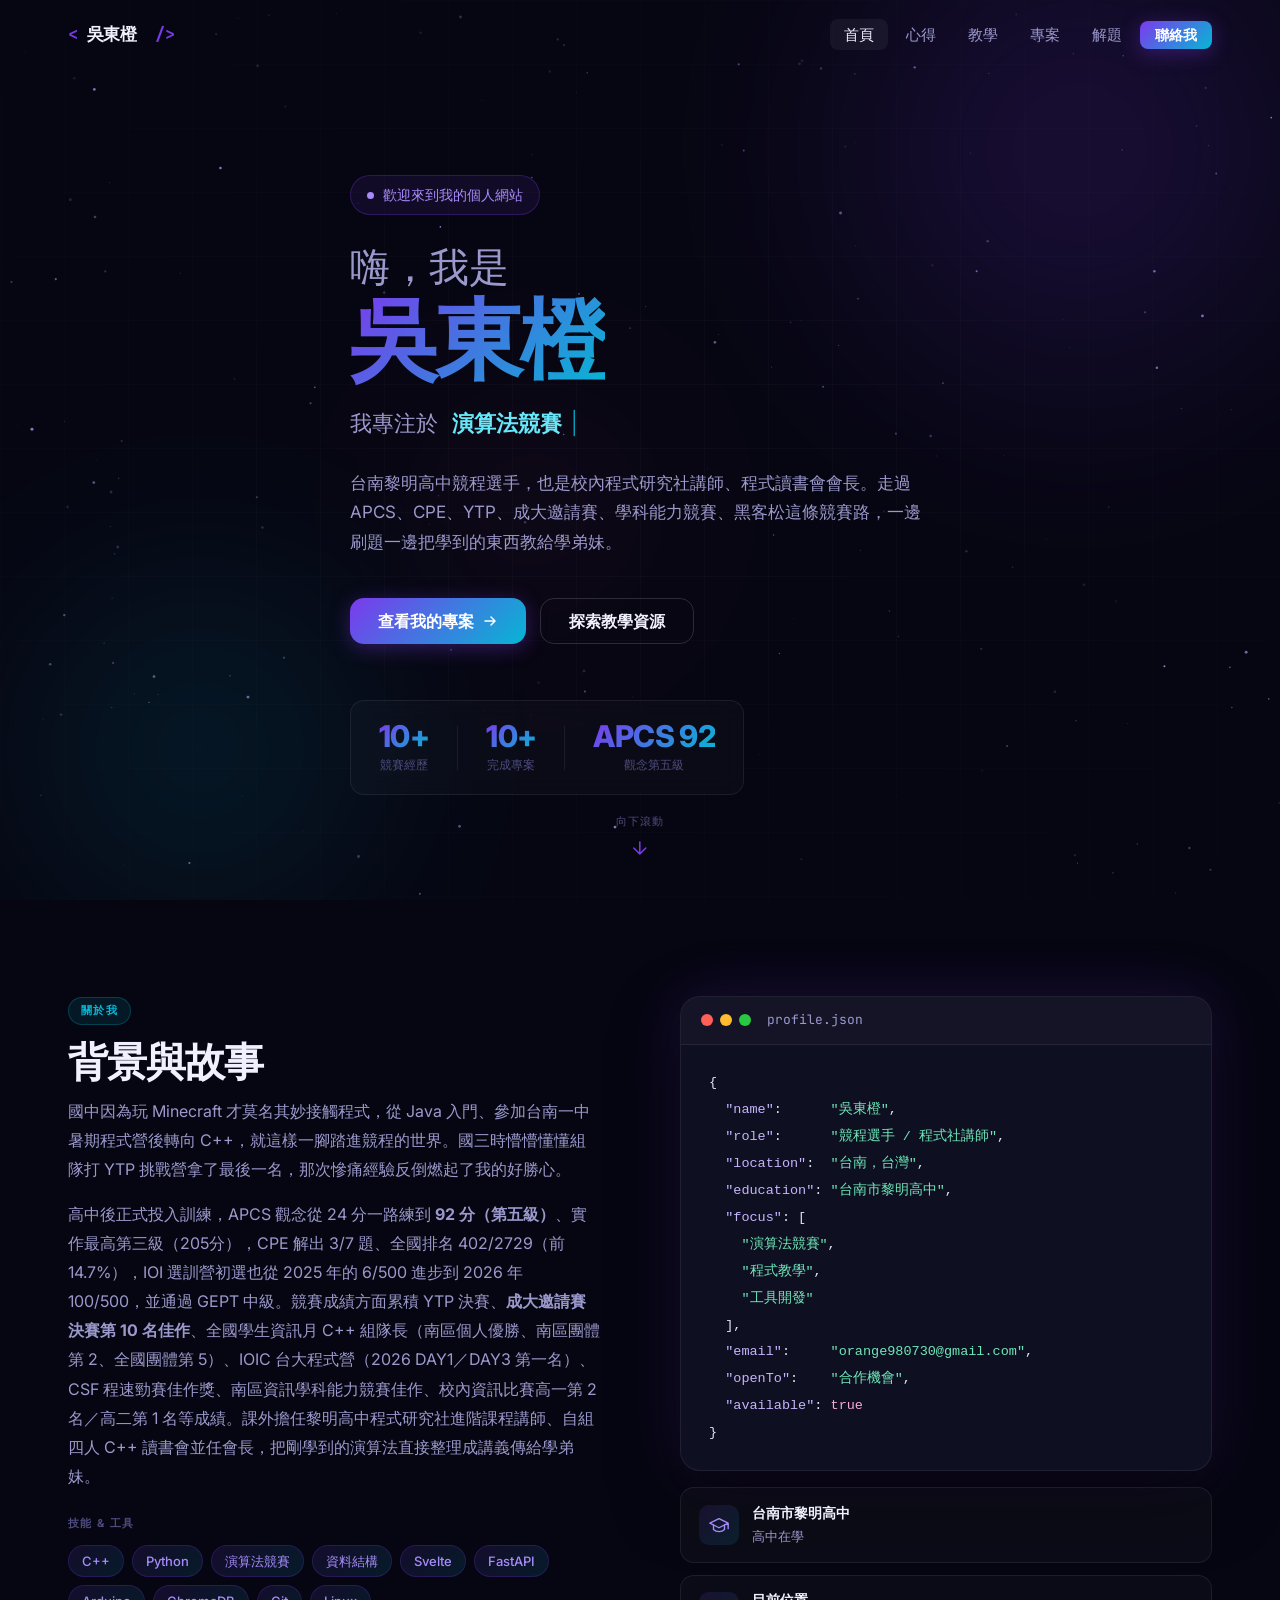
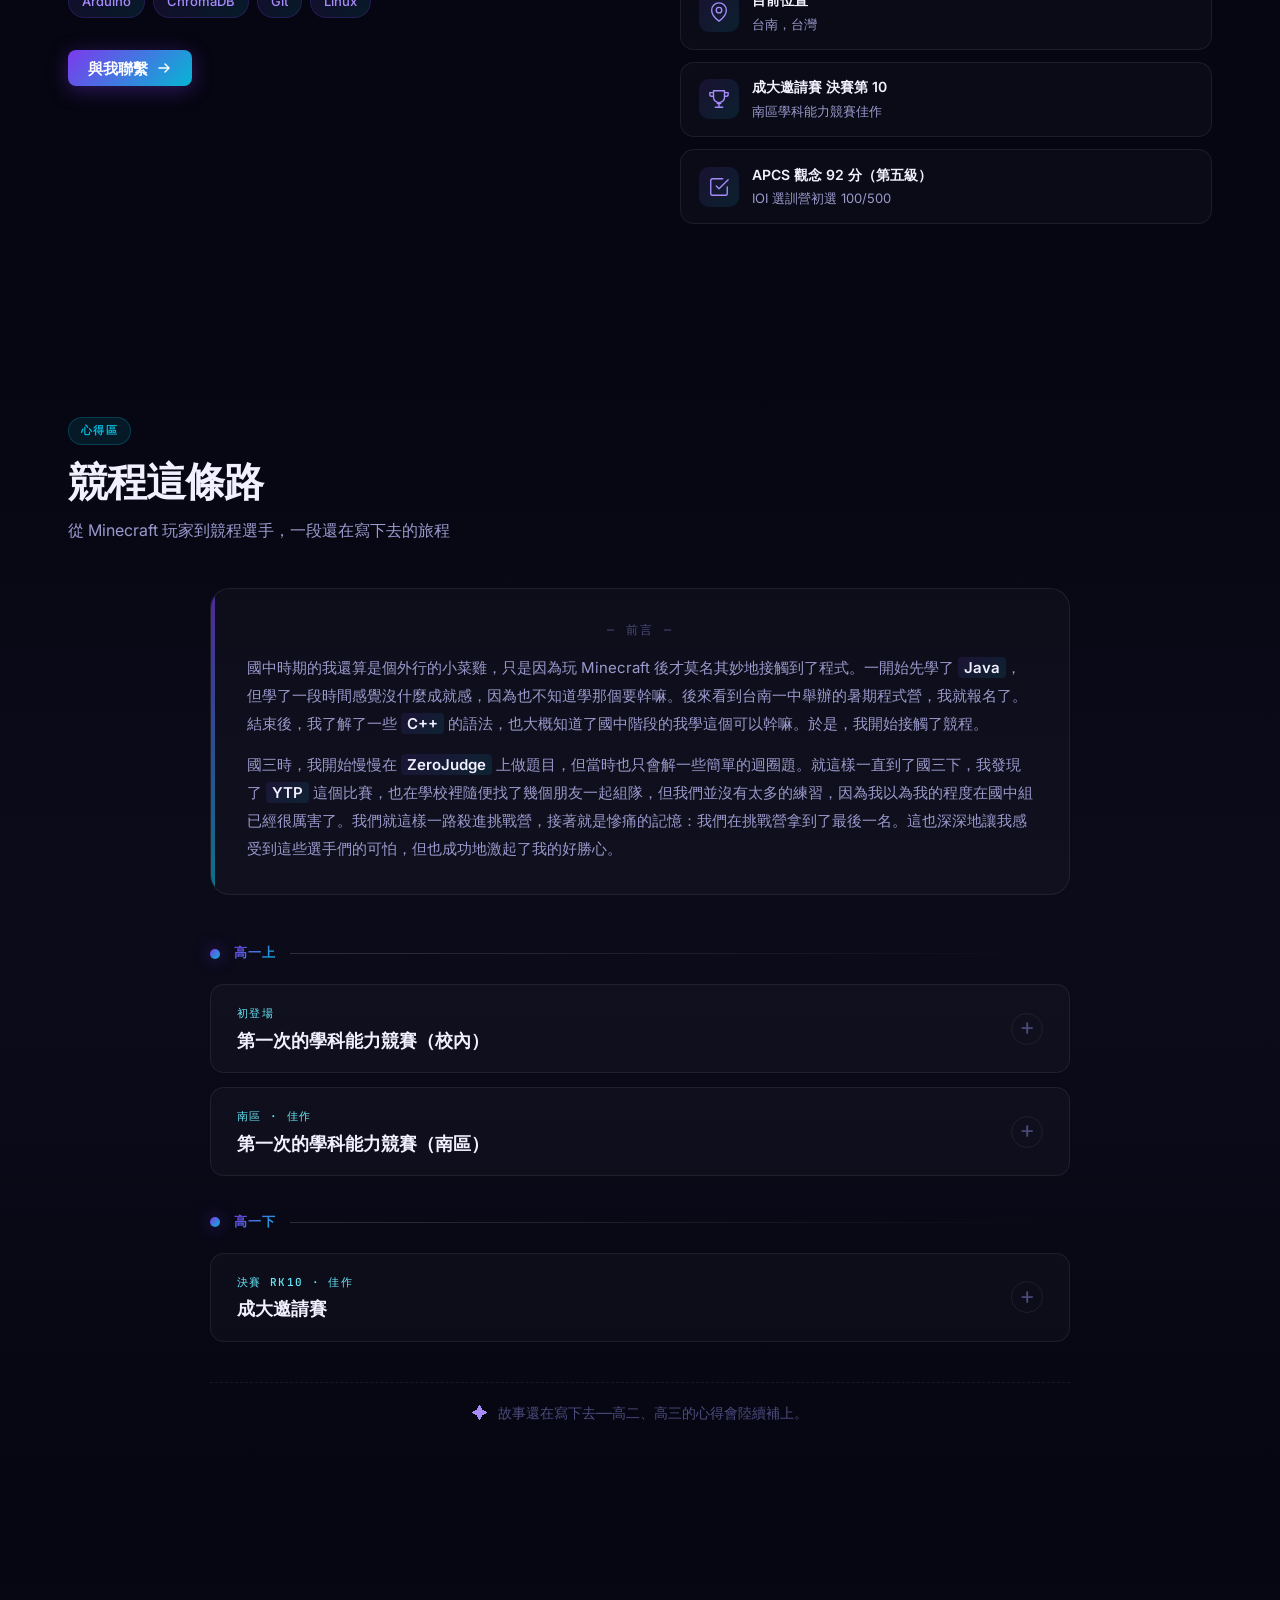
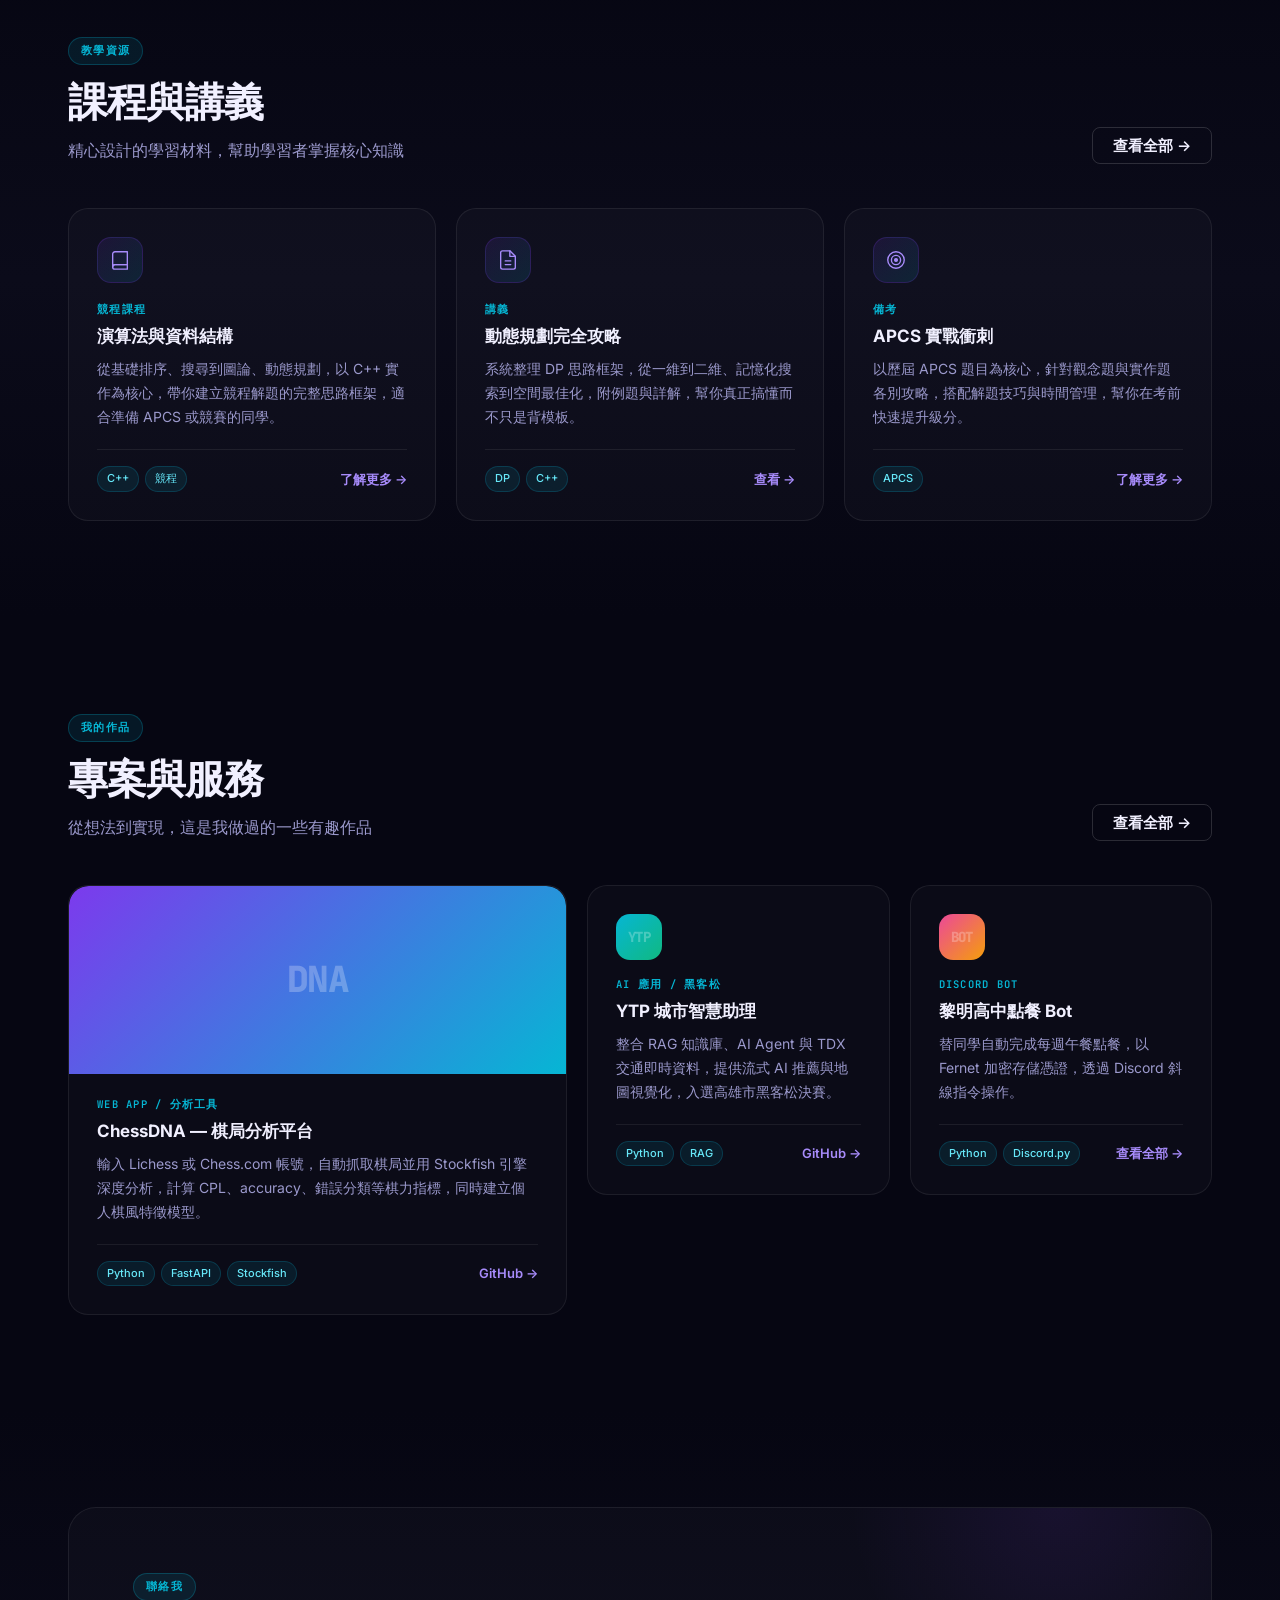
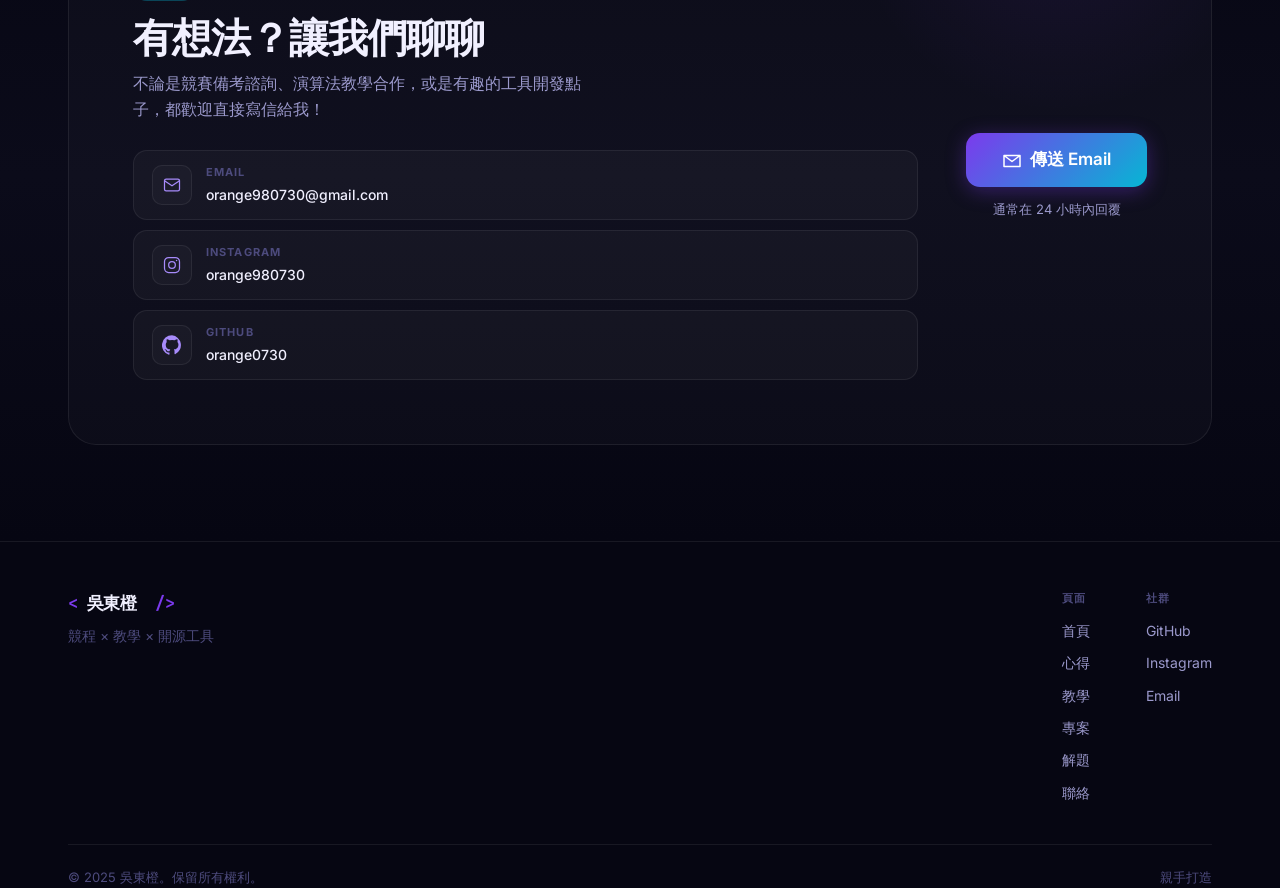
<file: index.html>
<!DOCTYPE html>
<html lang="zh-TW">
<head>
  <meta charset="UTF-8">
  <meta name="viewport" content="width=device-width, initial-scale=1.0">
  <meta name="description" content="吳東橙 的個人網站 — 教學資源、課程講義與專案作品">
  <title>吳東橙 — 個人網站</title>
  <link rel="preconnect" href="https://fonts.googleapis.com">
  <link rel="preconnect" href="https://fonts.gstatic.com" crossorigin>
  <link href="https://fonts.googleapis.com/css2?family=Inter:wght@300;400;500;600;700;800;900&family=JetBrains+Mono:wght@400;500;600&display=swap" rel="stylesheet">
  <link rel="stylesheet" href="css/style.css">
</head>
<body>

  <!-- ══════════════════════════════════════
       NAVIGATION
       ══════════════════════════════════════ -->
  <nav class="navbar" id="navbar">
    <div class="nav-container">
      <a href="index.html" class="nav-logo">
        <span class="logo-bracket">&lt;</span>
        <span class="logo-name">吳東橙</span>
        <span class="logo-bracket">&nbsp;/&gt;</span>
      </a>

      <ul class="nav-links" id="navLinks">
        <li><a href="index.html"   class="nav-link">首頁</a></li>
        <li><a href="#journey"     class="nav-link">心得</a></li>
        <li><a href="teaching.html" class="nav-link">教學</a></li>
        <li><a href="projects.html" class="nav-link">專案</a></li>
        <li><a href="solutions.html" class="nav-link">解題</a></li>
        <li>
          <a href="#contact" class="btn btn-sm btn-primary">聯絡我</a>
        </li>
      </ul>

      <button class="mobile-menu-btn" id="mobileMenuBtn" aria-label="開啟選單">
        <span></span><span></span><span></span>
      </button>
    </div>
  </nav>

  <!-- ══════════════════════════════════════
       HERO
       ══════════════════════════════════════ -->
  <section class="hero">
    <div class="hero-bg">
      <canvas id="starsCanvas"></canvas>
      <div class="orb orb-1"></div>
      <div class="orb orb-2"></div>
      <div class="orb orb-3"></div>
      <div class="grid-overlay"></div>
    </div>

    <div class="container">
      <div class="hero-content">

        <!-- 狀態徽章 -->
        <div class="hero-badge">
          <span class="badge-pulse"></span>
          歡迎來到我的個人網站
        </div>

        <!-- 主標題 -->
        <h1 class="hero-title">
          <span class="title-line">嗨，我是</span>
          <span class="gradient-text">吳東橙</span>
        </h1>

        <!-- 打字機副標題 -->
        <div class="hero-subtitle">
          <span>我專注於&nbsp;</span>
          <span class="typewriter" id="typewriter"></span>
          <span class="cursor">|</span>
        </div>

        <!-- 簡介 -->
        <p class="hero-desc">
          台南黎明高中競程選手，也是校內程式研究社講師、程式讀書會會長。走過 APCS、CPE、YTP、成大邀請賽、學科能力競賽、黑客松這條競賽路，一邊刷題一邊把學到的東西教給學弟妹。
        </p>

        <!-- CTA 按鈕 -->
        <div class="hero-actions">
          <a href="projects.html" class="btn btn-primary btn-lg">
            查看我的專案
            <svg width="16" height="16" viewBox="0 0 16 16" fill="none" aria-hidden="true">
              <path d="M3 8h10M9 4l4 4-4 4" stroke="currentColor" stroke-width="1.5" stroke-linecap="round" stroke-linejoin="round"/>
            </svg>
          </a>
          <a href="teaching.html" class="btn btn-outline btn-lg">
            探索教學資源
          </a>
        </div>

        <!-- 統計數字 -->
        <div class="hero-stats">
          <div class="stat-item">
            <span class="stat-num gradient-text">10+</span>
            <span class="stat-lbl">競賽經歷</span>
          </div>
          <div class="stat-divider"></div>
          <div class="stat-item">
            <span class="stat-num gradient-text">10+</span>
            <span class="stat-lbl">完成專案</span>
          </div>
          <div class="stat-divider"></div>
          <div class="stat-item">
            <span class="stat-num gradient-text">APCS 92</span>
            <span class="stat-lbl">觀念第五級</span>
          </div>
        </div>

      </div>
    </div>

    <!-- 向下滾動提示 -->
    <div class="scroll-hint">
      <span>向下滾動</span>
      <div class="scroll-arrow-anim">
        <svg width="20" height="20" viewBox="0 0 20 20" fill="none" aria-hidden="true">
          <path d="M10 4v12M4 10l6 6 6-6" stroke="currentColor" stroke-width="1.5" stroke-linecap="round" stroke-linejoin="round"/>
        </svg>
      </div>
    </div>
  </section>

  <!-- ══════════════════════════════════════
       ABOUT
       ══════════════════════════════════════ -->
  <section class="section" id="about">
    <div class="container">
      <div class="about-grid">

        <!-- 左欄：文字 -->
        <div class="about-content reveal">
          <div class="section-label">關於我</div>
          <h2 class="section-title">背景與故事</h2>

          <div class="about-body">
            <p>
              國中因為玩 Minecraft 才莫名其妙接觸程式，從 Java 入門、參加台南一中暑期程式營後轉向 C++，就這樣一腳踏進競程的世界。國三時懵懵懂懂組隊打 YTP 挑戰營拿了最後一名，那次慘痛經驗反倒燃起了我的好勝心。
            </p>
            <p>
              高中後正式投入訓練，APCS 觀念從 24 分一路練到 <strong>92 分（第五級）</strong>、實作最高第三級（205分），CPE 解出 3/7 題、全國排名 402/2729（前 14.7%），IOI 選訓營初選也從 2025 年的 6/500 進步到 2026 年 100/500，並通過 GEPT 中級。競賽成績方面累積 YTP 決賽、<strong>成大邀請賽決賽第 10 名佳作</strong>、全國學生資訊月 C++ 組隊長（南區個人優勝、南區團體第 2、全國團體第 5）、IOIC 台大程式營（2026 DAY1／DAY3 第一名）、CSF 程速勁賽佳作獎、南區資訊學科能力競賽佳作、校內資訊比賽高一第 2 名／高二第 1 名等成績。課外擔任黎明高中程式研究社進階課程講師、自組四人 C++ 讀書會並任會長，把剛學到的演算法直接整理成講義傳給學弟妹。
            </p>
          </div>

          <span class="skills-label">技能 &amp; 工具</span>
          <div class="tags-wrap">
            <span class="tag">C++</span>
            <span class="tag">Python</span>
            <span class="tag">演算法競賽</span>
            <span class="tag">資料結構</span>
            <span class="tag">Svelte</span>
            <span class="tag">FastAPI</span>
            <span class="tag">Arduino</span>
            <span class="tag">ChromaDB</span>
            <span class="tag">Git</span>
            <span class="tag">Linux</span>
          </div>

          <a href="#contact" class="btn btn-primary">
            與我聯繫
            <svg width="16" height="16" viewBox="0 0 16 16" fill="none" aria-hidden="true">
              <path d="M3 8h10M9 4l4 4-4 4" stroke="currentColor" stroke-width="1.5" stroke-linecap="round" stroke-linejoin="round"/>
            </svg>
          </a>
        </div>

        <!-- 右欄：code card + 裝飾卡 -->
        <div class="about-visual reveal reveal-right">
          <!-- profile.json 卡片 -->
          <div class="code-card">
            <div class="code-card-header">
              <div class="win-dots">
                <span class="dot dot-r"></span>
                <span class="dot dot-y"></span>
                <span class="dot dot-g"></span>
              </div>
              <span class="code-fname">profile.json</span>
            </div>
            <div class="code-card-body">
<pre><code><span class="cp">{</span>
  <span class="ck">"name"</span><span class="cp">:</span>      <span class="cs">"吳東橙"</span><span class="cp">,</span>
  <span class="ck">"role"</span><span class="cp">:</span>      <span class="cs">"競程選手 / 程式社講師"</span><span class="cp">,</span>
  <span class="ck">"location"</span><span class="cp">:</span>  <span class="cs">"台南，台灣"</span><span class="cp">,</span>
  <span class="ck">"education"</span><span class="cp">:</span> <span class="cs">"台南市黎明高中"</span><span class="cp">,</span>
  <span class="ck">"focus"</span><span class="cp">: [</span>
    <span class="cs">"演算法競賽"</span><span class="cp">,</span>
    <span class="cs">"程式教學"</span><span class="cp">,</span>
    <span class="cs">"工具開發"</span>
  <span class="cp">],</span>
  <span class="ck">"email"</span><span class="cp">:</span>     <span class="cs">"orange980730@gmail.com"</span><span class="cp">,</span>
  <span class="ck">"openTo"</span><span class="cp">:</span>    <span class="cs">"合作機會"</span><span class="cp">,</span>
  <span class="ck">"available"</span><span class="cp">:</span> <span class="cb">true</span>
<span class="cp">}</span></code></pre>
            </div>
          </div>

          <!-- 裝飾資訊卡 -->
          <div class="deco-cards">
            <div class="deco-card">
              <span class="deco-emoji" aria-hidden="true">
                <svg width="22" height="22" viewBox="0 0 24 24" fill="none" stroke="currentColor" stroke-width="1.5" stroke-linecap="round" stroke-linejoin="round"><path d="M22 10v6M2 10l10-5 10 5-10 5z"/><path d="M6 12v5c3 3 9 3 12 0v-5"/></svg>
              </span>
              <div>
                <div class="deco-title">台南市黎明高中</div>
                <div class="deco-sub">高中在學</div>
              </div>
            </div>
            <div class="deco-card">
              <span class="deco-emoji" aria-hidden="true">
                <svg width="22" height="22" viewBox="0 0 24 24" fill="none" stroke="currentColor" stroke-width="1.5" stroke-linecap="round" stroke-linejoin="round"><path d="M20 10c0 6-8 12-8 12s-8-6-8-12a8 8 0 0 1 16 0z"/><circle cx="12" cy="10" r="3"/></svg>
              </span>
              <div>
                <div class="deco-title">目前位置</div>
                <div class="deco-sub">台南，台灣</div>
              </div>
            </div>
            <div class="deco-card">
              <span class="deco-emoji" aria-hidden="true">
                <svg width="22" height="22" viewBox="0 0 24 24" fill="none" stroke="currentColor" stroke-width="1.5" stroke-linecap="round" stroke-linejoin="round"><path d="M6 9H4a2 2 0 0 1-2-2V5h4M18 9h2a2 2 0 0 0 2-2V5h-4"/><path d="M6 3h12v7a6 6 0 0 1-12 0z"/><path d="M10 17h4M8 21h8M12 17v4"/></svg>
              </span>
              <div>
                <div class="deco-title">成大邀請賽 決賽第 10</div>
                <div class="deco-sub">南區學科能力競賽佳作</div>
              </div>
            </div>
            <div class="deco-card">
              <span class="deco-emoji" aria-hidden="true">
                <svg width="22" height="22" viewBox="0 0 24 24" fill="none" stroke="currentColor" stroke-width="1.5" stroke-linecap="round" stroke-linejoin="round"><path d="M9 11l3 3L22 4"/><path d="M21 12v7a2 2 0 0 1-2 2H5a2 2 0 0 1-2-2V5a2 2 0 0 1 2-2h11"/></svg>
              </span>
              <div>
                <div class="deco-title">APCS 觀念 92 分（第五級）</div>
                <div class="deco-sub">IOI 選訓營初選 100/500</div>
              </div>
            </div>
          </div>
        </div>

      </div>
    </div>
  </section>

  <!-- ══════════════════════════════════════
       JOURNEY / 心得區
       ══════════════════════════════════════ -->
  <section class="section section-alt" id="journey">
    <div class="container">

      <div class="section-header reveal">
        <div>
          <div class="section-label">心得區</div>
          <h2 class="section-title">競程這條路</h2>
          <p class="section-desc">從 Minecraft 玩家到競程選手，一段還在寫下去的旅程</p>
        </div>
      </div>

      <!-- 前言 -->
      <div class="journey-preface reveal">
        <div class="jp-tag">— 前言 —</div>
        <p>
          國中時期的我還算是個外行的小菜雞，只是因為玩 Minecraft 後才莫名其妙地接觸到了程式。一開始先學了 <strong>Java</strong>，但學了一段時間感覺沒什麼成就感，因為也不知道學那個要幹嘛。後來看到台南一中舉辦的暑期程式營，我就報名了。結束後，我了解了一些 <strong>C++</strong> 的語法，也大概知道了國中階段的我學這個可以幹嘛。於是，我開始接觸了競程。
        </p>
        <p>
          國三時，我開始慢慢在 <strong>ZeroJudge</strong> 上做題目，但當時也只會解一些簡單的迴圈題。就這樣一直到了國三下，我發現了 <strong>YTP</strong> 這個比賽，也在學校裡隨便找了幾個朋友一起組隊，但我們並沒有太多的練習，因為我以為我的程度在國中組已經很厲害了。我們就這樣一路殺進挑戰營，接著就是慘痛的記憶：我們在挑戰營拿到了最後一名。這也深深地讓我感受到這些選手們的可怕，但也成功地激起了我的好勝心。
        </p>
      </div>

      <!-- Timeline -->
      <div class="journey-timeline">

        <!-- 高一上 -->
        <div class="journey-marker reveal">
          <span class="jm-dot"></span>
          <span class="jm-year">高一上</span>
          <span class="jm-line"></span>
        </div>

        <details class="journey-entry reveal">
          <summary>
            <div class="je-head">
              <div class="je-head-left">
                <span class="je-kicker">初登場</span>
                <h3 class="je-title">第一次的學科能力競賽（校內）</h3>
              </div>
              <span class="je-chev" aria-hidden="true">+</span>
            </div>
          </summary>
          <div class="je-body">
            <p>剛上高一時，聽到了有「學科能力競賽」這個東西。雖然學校並沒有對高一新生宣傳，但我還是厚臉皮去詢問了電腦老師，老師也同意讓我參加校內初選。</p>
            <p>這次比賽前，我不再像國中時那樣覺得自己非常厲害，而是開始固定每天練幾題題目。到了校內賽當天，我做好了準備進到電腦教室，看到了 10 多個學長們，心裡開始有點緊張。</p>
            <p>比賽開始了，一共五題。第一題很簡單之前好像有做過就直接秒了；第二題是一題有難度的機器人指令題——要判斷上下左右移動後機器人最後會停留在哪個點上，花了快一個小時，憑藉之前每天練習學到的技巧成功 AC；接著順勢解出第三題。第四、第五題則是因為題目看不太懂只拿到了部分的分數。比賽結束時我的總分是 <strong>360</strong>——一個看起來有機會但又不確定的分數。</p>
          </div>
        </details>

        <details class="journey-entry reveal">
          <summary>
            <div class="je-head">
              <div class="je-head-left">
                <span class="je-kicker">南區 · 佳作</span>
                <h3 class="je-title">第一次的學科能力競賽（南區）</h3>
              </div>
              <span class="je-chev" aria-hidden="true">+</span>
            </div>
          </summary>
          <div class="je-body">
            <p class="je-placeholder">心得整理中，有點忘記了，想起來再補上來。</p>
          </div>
        </details>

        <!-- 高一下 -->
        <div class="journey-marker reveal">
          <span class="jm-dot"></span>
          <span class="jm-year">高一下</span>
          <span class="jm-line"></span>
        </div>

        <details class="journey-entry reveal">
          <summary>
            <div class="je-head">
              <div class="je-head-left">
                <span class="je-kicker">決賽 rk10 · 佳作</span>
                <h3 class="je-title">成大邀請賽</h3>
              </div>
              <span class="je-chev" aria-hidden="true">+</span>
            </div>
          </summary>
          <div class="je-body">
            <h4 class="je-sub">賽前</h4>
            <p>這次的比賽和能競不同，這次是團體賽。我找了之前在一中程式營認識的朋友和他的同學一起組隊，但也因為他們都非常厲害，我開始害怕自己是否會拖累他們，所以比賽前好幾天每天都在練習。</p>

            <h4 class="je-sub">賽中</h4>
            <p>就這樣一直到了比賽開始，我們一看到題目就開始分配，我選了一題題目敘述很長但我應該會解的題，兩位隊友也分別拿到他們覺得可以解的題。過了一段時間後，其中一位隊友獲得了我們的第一個 AC；但我因為緊張一直忘了要檢查好 code，吃了三個 WA 才 AC。正當我接著看下一題，另一位隊友也拿到了 AC，那時候我們的排名是前 15 左右，所以壓力就沒那麼大了。結果到比賽結束我沒再多拿到 AC，可是兩位隊友各自又多解了一題，最後名次在 <strong>第 11</strong>，但我也有點小自責。</p>

            <h4 class="je-sub">賽後</h4>
            <p>比賽結束後，我開始回顧自己的問題，發現應該是我心情過於緊張、心態沒調整好，才讓我們的耗時變多。還有一題生成樹的題目，如果心態調整好是有可能做出來的。</p>
          </div>
        </details>

      </div>

      <!-- 未完待續 -->
      <div class="journey-more reveal">
        <span class="jm-asterisk">✦</span>
        <span>故事還在寫下去——高二、高三的心得會陸續補上。</span>
      </div>

    </div>
  </section>

  <!-- ══════════════════════════════════════
       FEATURED TEACHING
       ══════════════════════════════════════ -->
  <section class="section section-alt" id="teaching-preview">
    <div class="container">
      <div class="section-header reveal">
        <div>
          <div class="section-label">教學資源</div>
          <h2 class="section-title">課程與講義</h2>
          <p class="section-desc">精心設計的學習材料，幫助學習者掌握核心知識</p>
        </div>
        <a href="teaching.html" class="btn btn-outline">查看全部 →</a>
      </div>

      <div class="cards-grid stagger">

        <!-- 教學卡 1 -->
        <article class="card">
          <div class="card-icon-wrap" aria-hidden="true">
            <svg width="22" height="22" viewBox="0 0 24 24" fill="none" stroke="currentColor" stroke-width="1.5" stroke-linecap="round" stroke-linejoin="round"><path d="M4 19.5A2.5 2.5 0 0 1 6.5 17H20V3H6.5A2.5 2.5 0 0 0 4 5.5z"/><path d="M4 19.5A2.5 2.5 0 0 0 6.5 22H20v-5H6.5A2.5 2.5 0 0 0 4 19.5z"/></svg>
          </div>
          <div class="card-label">競程課程</div>
          <h3 class="card-title">演算法與資料結構</h3>
          <p class="card-desc">
            從基礎排序、搜尋到圖論、動態規劃，以 C++ 實作為核心，帶你建立競程解題的完整思路框架，適合準備 APCS 或競賽的同學。
          </p>
          <div class="card-footer">
            <div class="card-tags">
              <span class="tech-tag">C++</span>
              <span class="tech-tag">競程</span>
            </div>
            <a href="teaching.html" class="card-link">了解更多 →</a>
          </div>
        </article>

        <!-- 教學卡 2 -->
        <article class="card">
          <div class="card-icon-wrap" aria-hidden="true">
            <svg width="22" height="22" viewBox="0 0 24 24" fill="none" stroke="currentColor" stroke-width="1.5" stroke-linecap="round" stroke-linejoin="round"><path d="M14 2H6a2 2 0 0 0-2 2v16a2 2 0 0 0 2 2h12a2 2 0 0 0 2-2V8z"/><path d="M14 2v6h6M9 13h6M9 17h6"/></svg>
          </div>
          <div class="card-label">講義</div>
          <h3 class="card-title">動態規劃完全攻略</h3>
          <p class="card-desc">
            系統整理 DP 思路框架，從一維到二維、記憶化搜索到空間最佳化，附例題與詳解，幫你真正搞懂而不只是背模板。
          </p>
          <div class="card-footer">
            <div class="card-tags">
              <span class="tech-tag">DP</span>
              <span class="tech-tag">C++</span>
            </div>
            <a href="teaching.html" class="card-link">查看 →</a>
          </div>
        </article>

        <!-- 教學卡 3 -->
        <article class="card">
          <div class="card-icon-wrap" aria-hidden="true">
            <svg width="22" height="22" viewBox="0 0 24 24" fill="none" stroke="currentColor" stroke-width="1.5" stroke-linecap="round" stroke-linejoin="round"><circle cx="12" cy="12" r="9"/><circle cx="12" cy="12" r="5"/><circle cx="12" cy="12" r="1.5" fill="currentColor"/></svg>
          </div>
          <div class="card-label">備考</div>
          <h3 class="card-title">APCS 實戰衝刺</h3>
          <p class="card-desc">
            以歷屆 APCS 題目為核心，針對觀念題與實作題各別攻略，搭配解題技巧與時間管理，幫你在考前快速提升級分。
          </p>
          <div class="card-footer">
            <div class="card-tags">
              <span class="tech-tag">APCS</span>
            </div>
            <a href="teaching.html" class="card-link">了解更多 →</a>
          </div>
        </article>

      </div>
    </div>
  </section>

  <!-- ══════════════════════════════════════
       FEATURED PROJECTS
       ══════════════════════════════════════ -->
  <section class="section" id="projects-preview">
    <div class="container">
      <div class="section-header reveal">
        <div>
          <div class="section-label">我的作品</div>
          <h2 class="section-title">專案與服務</h2>
          <p class="section-desc">從想法到實現，這是我做過的一些有趣作品</p>
        </div>
        <a href="projects.html" class="btn btn-outline">查看全部 →</a>
      </div>

      <div class="projects-home-grid stagger">

        <!-- 精選專案：ChessDNA -->
        <article class="card card-project-featured">
          <div class="proj-visual">
            <div class="proj-bg proj-bg-1">DNA</div>
          </div>
          <div class="card-label">Web App / 分析工具</div>
          <h3 class="card-title">ChessDNA — 棋局分析平台</h3>
          <p class="card-desc">
            輸入 Lichess 或 Chess.com 帳號，自動抓取棋局並用 Stockfish 引擎深度分析，計算 CPL、accuracy、錯誤分類等棋力指標，同時建立個人棋風特徵模型。
          </p>
          <div class="card-footer">
            <div class="card-tags">
              <span class="tech-tag">Python</span>
              <span class="tech-tag">FastAPI</span>
              <span class="tech-tag">Stockfish</span>
            </div>
            <a href="https://github.com/orange0730/ChessDNA" class="card-link" target="_blank" rel="noopener">GitHub →</a>
          </div>
        </article>

        <!-- 專案卡 2：YTP 城市助理 -->
        <article class="card">
          <div class="proj-visual-sm">
            <div class="proj-bg proj-bg-2 proj-bg-sm">YTP</div>
          </div>
          <div class="card-label">AI 應用 / 黑客松</div>
          <h3 class="card-title">YTP 城市智慧助理</h3>
          <p class="card-desc">整合 RAG 知識庫、AI Agent 與 TDX 交通即時資料，提供流式 AI 推薦與地圖視覺化，入選高雄市黑客松決賽。</p>
          <div class="card-footer">
            <div class="card-tags">
              <span class="tech-tag">Python</span>
              <span class="tech-tag">RAG</span>
            </div>
            <a href="https://github.com/orange0730/ytp-hackDemo" class="card-link" target="_blank" rel="noopener">GitHub →</a>
          </div>
        </article>

        <!-- 專案卡 3：LMSH Bot -->
        <article class="card">
          <div class="proj-visual-sm">
            <div class="proj-bg proj-bg-3 proj-bg-sm">BOT</div>
          </div>
          <div class="card-label">Discord Bot</div>
          <h3 class="card-title">黎明高中點餐 Bot</h3>
          <p class="card-desc">替同學自動完成每週午餐點餐，以 Fernet 加密存儲憑證，透過 Discord 斜線指令操作。</p>
          <div class="card-footer">
            <div class="card-tags">
              <span class="tech-tag">Python</span>
              <span class="tech-tag">Discord.py</span>
            </div>
            <a href="projects.html" class="card-link">查看全部 →</a>
          </div>
        </article>

      </div>
    </div>
  </section>

  <!-- ══════════════════════════════════════
       CONTACT
       ══════════════════════════════════════ -->
  <section class="section section-alt" id="contact">
    <div class="container">
      <div class="contact-wrap reveal">

        <div class="contact-content">
          <div class="section-label">聯絡我</div>
          <h2 class="section-title">有想法？讓我們聊聊</h2>
          <p>不論是競賽備考諮詢、演算法教學合作，或是有趣的工具開發點子，都歡迎直接寫信給我！</p>

          <div class="contact-links">
            <a href="mailto:orange980730@gmail.com" class="contact-item">
              <div class="ci-icon" aria-hidden="true">
                <svg width="20" height="20" viewBox="0 0 24 24" fill="none" stroke="currentColor" stroke-width="1.5" stroke-linecap="round" stroke-linejoin="round"><rect x="3" y="5" width="18" height="14" rx="2"/><path d="M3 7l9 6 9-6"/></svg>
              </div>
              <div>
                <div class="ci-type">Email</div>
                <div class="ci-val">orange980730@gmail.com</div>
              </div>
            </a>
            <a href="https://www.instagram.com/orange980730" class="contact-item" target="_blank" rel="noopener noreferrer">
              <div class="ci-icon" aria-hidden="true">
                <svg width="20" height="20" viewBox="0 0 24 24" fill="none" stroke="currentColor" stroke-width="1.5" stroke-linecap="round" stroke-linejoin="round"><rect x="3" y="3" width="18" height="18" rx="5"/><circle cx="12" cy="12" r="4"/><circle cx="17.5" cy="6.5" r="0.9" fill="currentColor" stroke="none"/></svg>
              </div>
              <div>
                <div class="ci-type">Instagram</div>
                <div class="ci-val">orange980730</div>
              </div>
            </a>
            <a href="https://github.com/orange0730" class="contact-item" target="_blank" rel="noopener noreferrer">
              <div class="ci-icon" aria-hidden="true">
                <svg width="20" height="20" viewBox="0 0 24 24" fill="currentColor"><path d="M12 .3a12 12 0 0 0-3.8 23.4c.6.1.8-.3.8-.6v-2.2c-3.3.7-4-1.4-4-1.4-.6-1.4-1.4-1.8-1.4-1.8-1.1-.8.1-.7.1-.7 1.2.1 1.9 1.2 1.9 1.2 1.1 1.9 2.9 1.4 3.6 1 .1-.8.4-1.4.8-1.7-2.7-.3-5.5-1.3-5.5-6 0-1.3.5-2.4 1.2-3.2-.1-.3-.5-1.5.1-3.2 0 0 1-.3 3.3 1.2a11.5 11.5 0 0 1 6 0c2.3-1.5 3.3-1.2 3.3-1.2.6 1.7.2 2.9.1 3.2.8.8 1.2 1.9 1.2 3.2 0 4.6-2.8 5.7-5.5 6 .4.3.8 1 .8 2v3c0 .3.2.7.8.6A12 12 0 0 0 12 .3"/></svg>
              </div>
              <div>
                <div class="ci-type">GitHub</div>
                <div class="ci-val">orange0730</div>
              </div>
            </a>
            <!-- 可再增加其他社群連結，例如 Twitter/X、Instagram 等 -->
          </div>
        </div>

        <div class="contact-cta">
          <a href="mailto:orange980730@gmail.com" class="btn btn-primary btn-xl">
            <svg width="20" height="20" viewBox="0 0 20 20" fill="none" aria-hidden="true">
              <path d="M2 5.5l8 6 8-6M2 5.5h16v11H2z" stroke="currentColor" stroke-width="1.5" stroke-linejoin="round"/>
            </svg>
            傳送 Email
          </a>
          <p class="resp-time">通常在 24 小時內回覆</p>
        </div>

      </div>
    </div>
  </section>

  <!-- ══════════════════════════════════════
       FOOTER
       ══════════════════════════════════════ -->
  <footer class="footer">
    <div class="container">
      <div class="footer-inner">
        <div class="footer-brand">
          <a href="index.html" class="nav-logo">
            <span class="logo-bracket">&lt;</span>
            <span class="logo-name">吳東橙</span>
            <span class="logo-bracket">&nbsp;/&gt;</span>
          </a>
          <p class="footer-tagline">競程 × 教學 × 開源工具</p>
        </div>

        <div class="footer-links">
          <div class="footer-col">
            <span class="footer-col-title">頁面</span>
            <a href="index.html">首頁</a>
            <a href="#journey">心得</a>
            <a href="teaching.html">教學</a>
            <a href="projects.html">專案</a>
            <a href="solutions.html">解題</a>
            <a href="#contact">聯絡</a>
          </div>
          <div class="footer-col">
            <span class="footer-col-title">社群</span>
            <a href="https://github.com/orange0730" target="_blank" rel="noopener">GitHub</a>
            <a href="https://www.instagram.com/orange980730" target="_blank" rel="noopener">Instagram</a>
            <a href="mailto:orange980730@gmail.com">Email</a>
          </div>
        </div>
      </div>

      <div class="footer-bottom">
        <span>© 2025 吳東橙。保留所有權利。</span>
        <span>親手打造</span>
      </div>
    </div>
  </footer>

  <script src="js/main.js"></script>
</body>
</html>
</file>
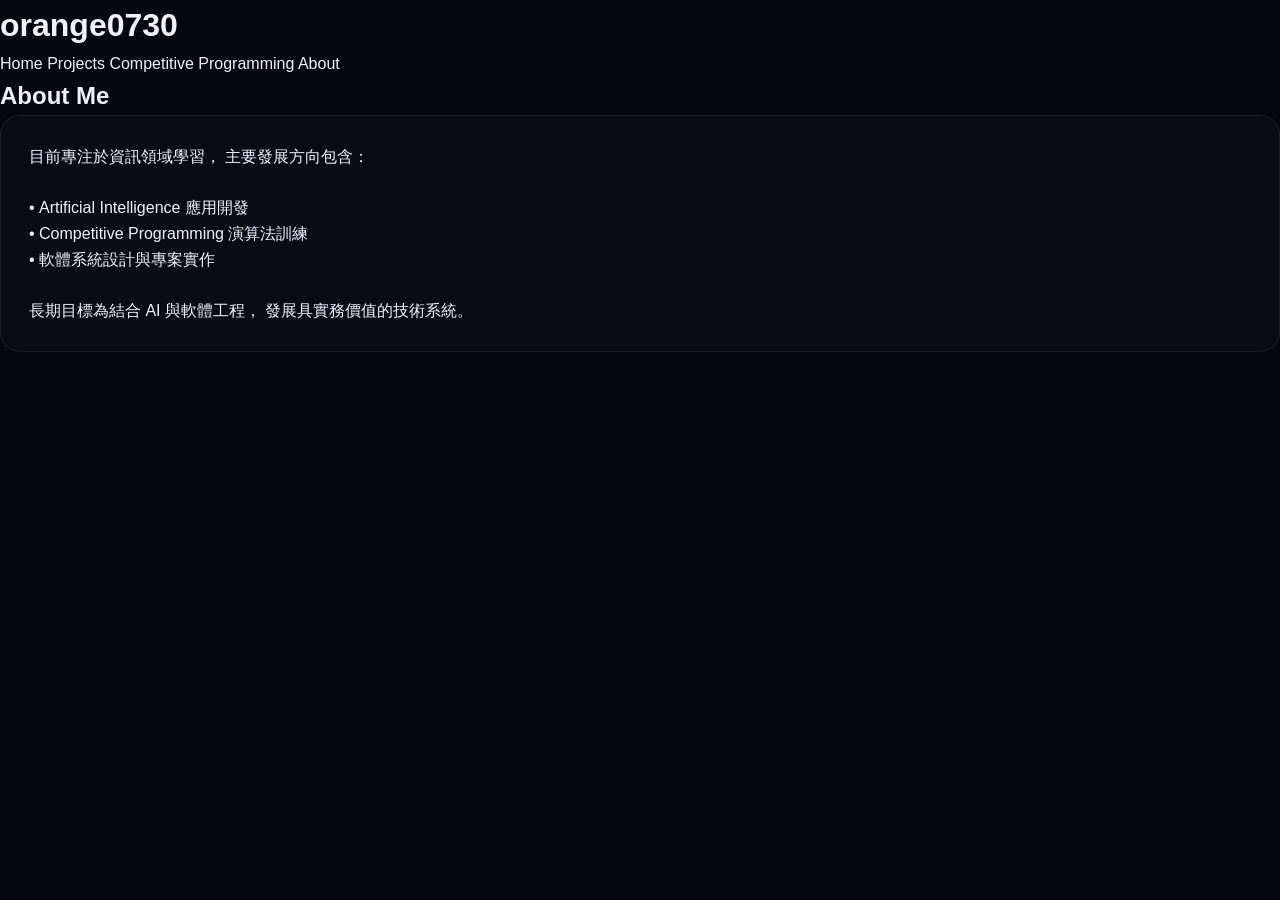
<file: about.html>
<!DOCTYPE html>
<html lang="zh-TW">
<head>
<meta charset="UTF-8">
<link rel="stylesheet" href="css/style.css">
<title>About</title>
</head>
<body>

<div class="sidebar">
<h1>orange0730</h1>
<a href="index.html">Home</a>
<a href="projects.html">Projects</a>
<a href="cp.html">Competitive Programming</a>
<a href="about.html">About</a>
</div>


<div class="main fade-in">
<h2>About Me</h2>

<div class="card">
目前專注於資訊領域學習，
主要發展方向包含：

<br><br>

• Artificial Intelligence 應用開發<br>
• Competitive Programming 演算法訓練<br>
• 軟體系統設計與專案實作

<br><br>

長期目標為結合 AI 與軟體工程，
發展具實務價值的技術系統。
</div>
</div>


</body>
</html>
</file>
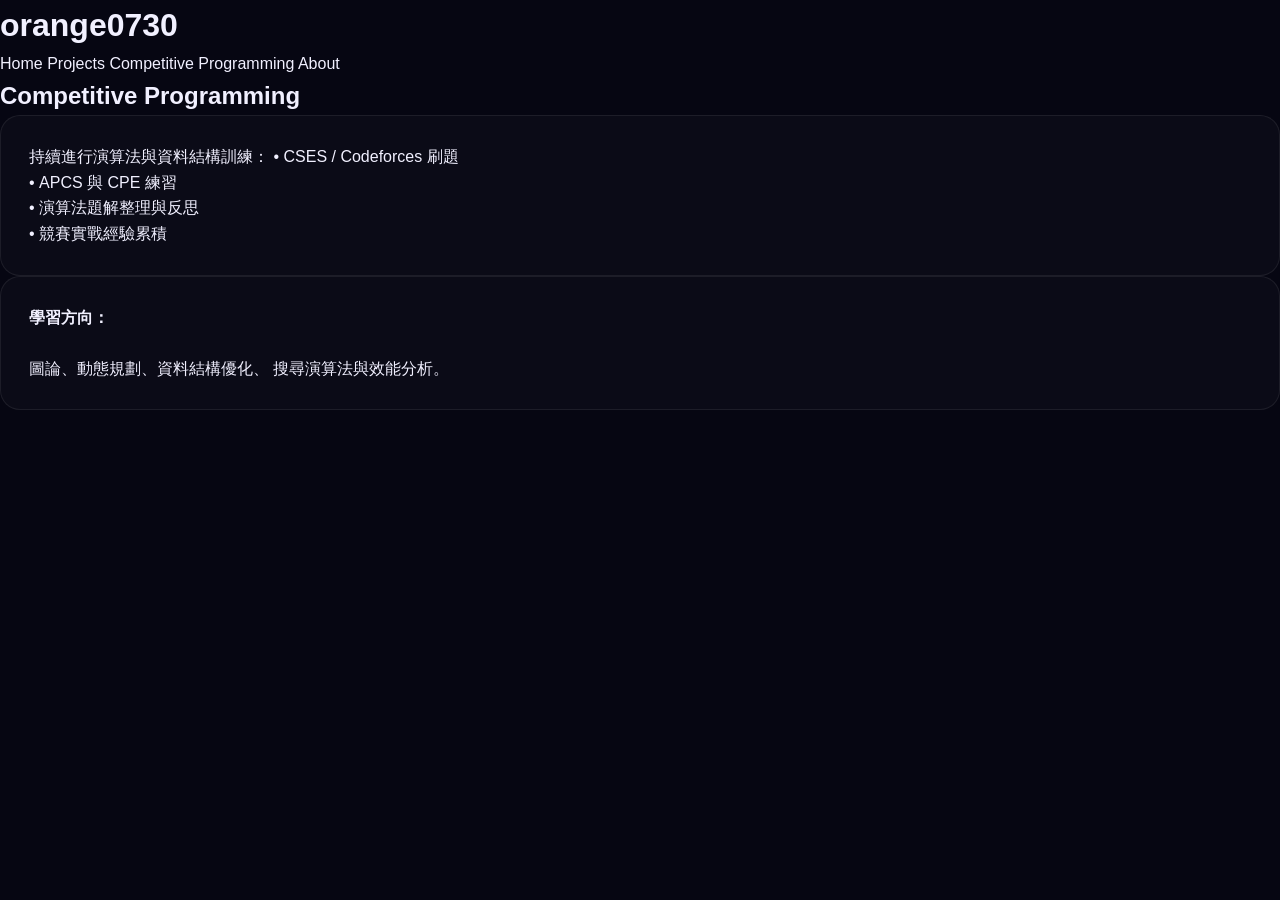
<file: cp.html>
<!DOCTYPE html>
<html lang="zh-TW">
<head>
<meta charset="UTF-8">
<link rel="stylesheet" href="css/style.css">
<title>Competitive Programming</title>
</head>
<body>

<div class="sidebar">
<h1>orange0730</h1>
<a href="index.html">Home</a>
<a href="projects.html">Projects</a>
<a href="cp.html">Competitive Programming</a>
<a href="about.html">About</a>
</div>


<div class="main fade-in">
<h2>Competitive Programming</h2>

<div class="card">
持續進行演算法與資料結構訓練：

• CSES / Codeforces 刷題<br>
• APCS 與 CPE 練習<br>
• 演算法題解整理與反思<br>
• 競賽實戰經驗累積
</div>

<div class="card">
<strong>學習方向：</strong><br>
圖論、動態規劃、資料結構優化、
搜尋演算法與效能分析。
</div>
</div>


</body>
</html>
</file>
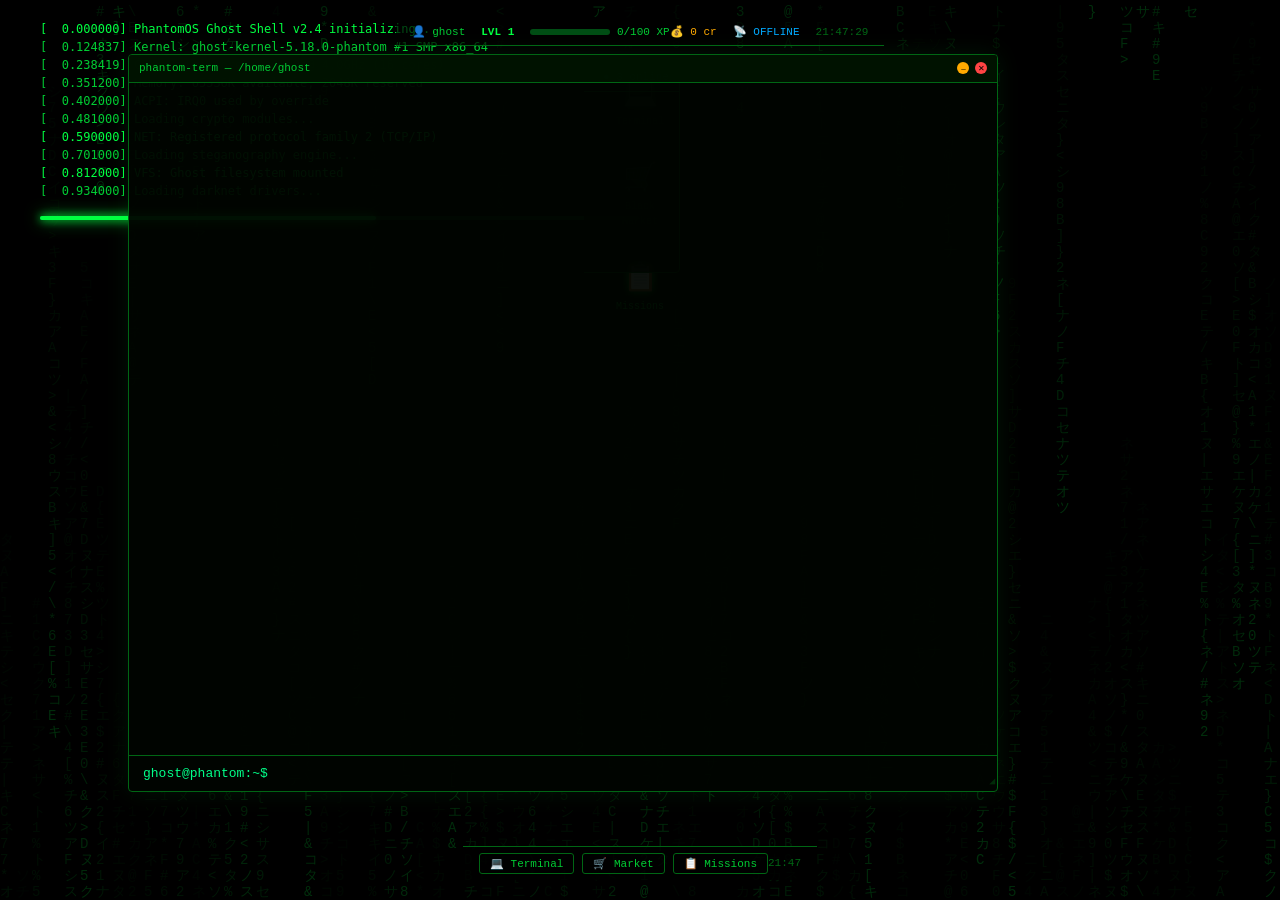
<file: phantom.html>
<!DOCTYPE html>
<html lang="en">
<head>
<meta charset="UTF-8">
<meta name="viewport" content="width=device-width, initial-scale=1.0">
<title>PhantomOS — Ghost Shell v2.4</title>
<style>
  :root {
    --bg: #000;
    --fg: #00ff41;
    --fg2: #00cc33;
    --fg3: #006614;
    --dim: #004d14;
    --prompt: #00ff88;
    --err: #ff4444;
    --warn: #ffaa00;
    --info: #00aaff;
    --highlight: #ffffff;
    --crt-opacity: 0.03;
    --glow: 0 0 8px var(--fg), 0 0 16px var(--fg2);
  }
  .theme-cyan   { --fg:#00ffff; --fg2:#00cccc; --fg3:#006666; --dim:#003333; --prompt:#00ffcc; }
  .theme-amber  { --fg:#ffb000; --fg2:#cc8800; --fg3:#664400; --dim:#332200; --prompt:#ffd000; }
  .theme-red    { --fg:#ff3333; --fg2:#cc1111; --fg3:#660000; --dim:#330000; --prompt:#ff6666; }
  .theme-white  { --fg:#e0e0e0; --fg2:#aaaaaa; --fg3:#555555; --dim:#222222; --prompt:#ffffff; }

  * { margin:0; padding:0; box-sizing:border-box; }

  body {
    background: var(--bg);
    color: var(--fg);
    font-family: 'Courier New', 'Lucida Console', monospace;
    font-size: 14px;
    line-height: 1.5;
    overflow: hidden;
    height: 100vh;
    width: 100vw;
    user-select: none;
  }

  /* ── MATRIX CANVAS ── */
  #matrixCanvas {
    position: fixed;
    top: 0; left: 0;
    width: 100%; height: 100%;
    z-index: 0;
    opacity: 0.18;
    pointer-events: none;
  }

  /* ── CRT ── */
  #crt {
    position: fixed;
    top: 0; left: 0;
    width: 100%; height: 100%;
    z-index: 1;
    pointer-events: none;
    background: repeating-linear-gradient(
      0deg,
      transparent,
      transparent 2px,
      rgba(0,0,0,var(--crt-opacity)) 2px,
      rgba(0,0,0,var(--crt-opacity)) 4px
    );
  }

  /* ── SCREENS ── */
  .screen {
    position: fixed;
    top: 0; left: 0;
    width: 100%; height: 100%;
    z-index: 10;
    display: flex;
    flex-direction: column;
    align-items: center;
    justify-content: center;
    padding: 20px;
  }
  .screen.hidden { display: none; }

  /* ── BOOT ── */
  #bootScreen {
    align-items: flex-start;
    justify-content: flex-start;
    padding: 20px 40px;
    overflow: hidden;
  }
  #bootLog {
    font-size: 12px;
    color: var(--fg2);
    width: 100%;
    max-width: 900px;
    white-space: pre-wrap;
  }
  #bootLog .ok   { color: #00ff41; }
  #bootLog .warn { color: #ffaa00; }
  #bootLog .fail { color: #ff4444; }
  #bootBar {
    margin-top: 16px;
    width: 100%;
    max-width: 600px;
    height: 4px;
    background: var(--dim);
    border-radius: 2px;
  }
  #bootBarFill {
    height: 100%;
    background: var(--fg);
    border-radius: 2px;
    width: 0%;
    transition: width 0.1s linear;
    box-shadow: var(--glow);
  }

  /* ── LOGIN ── */
  #loginScreen { gap: 24px; }
  #loginAscii {
    color: var(--fg);
    font-size: clamp(8px, 1.2vw, 13px);
    text-shadow: var(--glow);
    white-space: pre;
    text-align: center;
    line-height: 1.2;
  }
  #loginForm { display: flex; flex-direction: column; gap: 12px; align-items: center; }
  #loginPrompt { color: var(--fg2); font-size: 13px; }
  #loginInput {
    background: transparent;
    border: none;
    border-bottom: 1px solid var(--fg3);
    color: var(--fg);
    font-family: inherit;
    font-size: 15px;
    text-align: center;
    width: 240px;
    outline: none;
    caret-color: var(--fg);
  }
  #loginInput:focus { border-bottom-color: var(--fg); box-shadow: 0 2px 8px var(--fg3); }
  #loginHint { color: var(--fg3); font-size: 11px; }

  /* ── DESKTOP ── */
  #desktop {
    display: flex;
    flex-direction: column;
    height: 100vh;
  }

  /* status bar top */
  #statusBar {
    display: flex;
    align-items: center;
    justify-content: space-between;
    padding: 4px 16px;
    background: rgba(0,0,0,0.7);
    border-bottom: 1px solid var(--fg3);
    font-size: 11px;
    color: var(--fg2);
    flex-shrink: 0;
    z-index: 20;
  }
  #statusBar .sb-left { display: flex; gap: 16px; align-items: center; }
  #statusBar .sb-right { display: flex; gap: 16px; align-items: center; }
  #sbLevel { color: var(--fg); font-weight: bold; }
  #sbXpBar {
    display: inline-block;
    width: 80px;
    height: 6px;
    background: var(--dim);
    border-radius: 3px;
    vertical-align: middle;
    overflow: hidden;
  }
  #sbXpFill {
    height: 100%;
    background: var(--fg);
    border-radius: 3px;
    transition: width 0.4s ease;
  }
  #sbCredits { color: var(--warn); }
  #sbTime { color: var(--fg3); }
  #sbNet { color: var(--info); }

  /* desktop icons area */
  #desktopArea {
    flex: 1;
    position: relative;
    overflow: hidden;
  }
  #iconGrid {
    display: flex;
    flex-direction: column;
    gap: 16px;
    padding: 24px 20px;
    align-items: flex-start;
  }
  .desk-icon {
    display: flex;
    flex-direction: column;
    align-items: center;
    gap: 6px;
    cursor: pointer;
    padding: 10px;
    border-radius: 6px;
    width: 72px;
    transition: background 0.15s;
  }
  .desk-icon:hover { background: rgba(0,255,65,0.08); }
  .desk-icon:active { background: rgba(0,255,65,0.18); }
  .desk-icon .icon-glyph { font-size: 28px; line-height: 1; filter: drop-shadow(0 0 4px var(--fg)); }
  .desk-icon .icon-label { font-size: 10px; color: var(--fg2); text-align: center; }

  /* NPC panel */
  #npcPanel {
    position: absolute;
    right: 16px;
    top: 16px;
    width: 220px;
    background: rgba(0,10,0,0.85);
    border: 1px solid var(--fg3);
    border-radius: 4px;
    font-size: 11px;
  }
  #npcHeader {
    padding: 6px 10px;
    border-bottom: 1px solid var(--fg3);
    color: var(--fg2);
    display: flex;
    justify-content: space-between;
  }
  #npcTitle { color: var(--fg); }
  #npcOnline { color: var(--info); }
  #npcLog {
    height: 180px;
    overflow-y: auto;
    padding: 8px 10px;
    display: flex;
    flex-direction: column;
    gap: 4px;
  }
  .npc-msg { color: var(--fg2); }
  .npc-msg .npc-name { color: var(--prompt); }
  .npc-msg .npc-sys  { color: var(--fg3); font-style: italic; }

  /* taskbar */
  #taskbar {
    display: flex;
    align-items: center;
    justify-content: space-between;
    padding: 6px 16px;
    background: rgba(0,0,0,0.85);
    border-top: 1px solid var(--fg3);
    flex-shrink: 0;
    z-index: 20;
  }
  #tbApps { display: flex; gap: 8px; }
  .tb-btn {
    background: transparent;
    border: 1px solid var(--fg3);
    color: var(--fg2);
    font-family: inherit;
    font-size: 11px;
    padding: 3px 10px;
    cursor: pointer;
    border-radius: 3px;
    transition: all 0.15s;
  }
  .tb-btn:hover { border-color: var(--fg); color: var(--fg); background: rgba(0,255,65,0.06); }
  .tb-btn.active { border-color: var(--fg); color: var(--fg); background: rgba(0,255,65,0.12); }
  #tbRight { display: flex; gap: 8px; align-items: center; }
  #tbClock { color: var(--fg3); font-size: 11px; }

  /* ── WINDOWS ── */
  .win {
    position: absolute;
    background: rgba(0,5,0,0.95);
    border: 1px solid var(--fg3);
    border-radius: 4px;
    display: flex;
    flex-direction: column;
    overflow: hidden;
    z-index: 30;
    box-shadow: 0 0 24px rgba(0,255,65,0.08);
  }
  .win.hidden { display: none; }
  .win-titlebar {
    display: flex;
    align-items: center;
    justify-content: space-between;
    padding: 5px 10px;
    background: rgba(0,20,0,0.9);
    border-bottom: 1px solid var(--fg3);
    cursor: move;
    user-select: none;
    flex-shrink: 0;
  }
  .win-title { font-size: 11px; color: var(--fg2); }
  .win-btns { display: flex; gap: 6px; }
  .win-btn {
    width: 12px; height: 12px;
    border-radius: 50%;
    border: none;
    cursor: pointer;
    font-size: 8px;
    display: flex; align-items: center; justify-content: center;
  }
  .win-btn-close { background: #ff4444; }
  .win-btn-close:hover { background: #ff6666; }
  .win-btn-min { background: #ffaa00; }
  .win-btn-min:hover { background: #ffcc00; }

  /* ── TERMINAL WINDOW ── */
  #termWin {
    left: 10%; top: 6%;
    width: 68%; height: 82%;
    min-width: 480px;
    min-height: 300px;
  }
  #termBody {
    flex: 1;
    overflow-y: auto;
    padding: 10px 14px;
    display: flex;
    flex-direction: column;
    gap: 2px;
    font-size: 13px;
  }
  .term-line { white-space: pre-wrap; word-break: break-all; }
  .term-line.err   { color: var(--err); }
  .term-line.warn  { color: var(--warn); }
  .term-line.info  { color: var(--info); }
  .term-line.ok    { color: #00ff88; }
  .term-line.dim   { color: var(--fg3); }
  .term-line.hi    { color: var(--highlight); }
  .term-line.sys   { color: var(--prompt); }
  .term-line.ascii { color: var(--fg2); white-space: pre; line-height: 1.2; }

  #termInputRow {
    display: flex;
    align-items: center;
    padding: 8px 14px;
    border-top: 1px solid var(--fg3);
    gap: 6px;
    flex-shrink: 0;
  }
  #termPromptTxt { color: var(--prompt); font-size: 13px; white-space: nowrap; flex-shrink: 0; }
  #termInput {
    flex: 1;
    background: transparent;
    border: none;
    color: var(--fg);
    font-family: inherit;
    font-size: 13px;
    outline: none;
    caret-color: var(--fg);
  }

  /* ── MARKET WINDOW ── */
  #marketWin {
    left: 20%; top: 10%;
    width: 500px;
    height: 480px;
  }
  #marketBody {
    flex: 1;
    overflow-y: auto;
    padding: 12px;
    display: flex;
    flex-direction: column;
    gap: 10px;
  }
  .market-item {
    border: 1px solid var(--fg3);
    border-radius: 4px;
    padding: 10px 14px;
    display: flex;
    justify-content: space-between;
    align-items: center;
    transition: border-color 0.15s;
  }
  .market-item:hover { border-color: var(--fg2); }
  .mi-info { display: flex; flex-direction: column; gap: 3px; }
  .mi-name { color: var(--fg); font-size: 13px; }
  .mi-desc { color: var(--fg3); font-size: 11px; }
  .mi-owned { color: var(--warn); font-size: 10px; }
  .mi-right { display: flex; flex-direction: column; align-items: flex-end; gap: 6px; }
  .mi-price { color: var(--warn); font-size: 13px; }
  .mi-buy {
    background: transparent;
    border: 1px solid var(--fg);
    color: var(--fg);
    font-family: inherit;
    font-size: 11px;
    padding: 4px 12px;
    cursor: pointer;
    border-radius: 3px;
    transition: all 0.15s;
  }
  .mi-buy:hover { background: rgba(0,255,65,0.12); }
  .mi-buy:disabled { border-color: var(--fg3); color: var(--fg3); cursor: not-allowed; }
  #marketCreditsDisplay {
    padding: 8px 14px;
    border-top: 1px solid var(--fg3);
    color: var(--warn);
    font-size: 12px;
    flex-shrink: 0;
  }

  /* ── MISSIONS WINDOW ── */
  #missionsWin {
    left: 25%; top: 12%;
    width: 500px;
    height: 460px;
  }
  #missionsBody {
    flex: 1;
    overflow-y: auto;
    padding: 12px;
    display: flex;
    flex-direction: column;
    gap: 10px;
  }
  .mission-card {
    border: 1px solid var(--fg3);
    border-radius: 4px;
    padding: 10px 14px;
    transition: border-color 0.15s;
  }
  .mission-card:hover { border-color: var(--fg2); }
  .mission-card.done { opacity: 0.5; border-color: var(--dim); }
  .mc-header { display: flex; justify-content: space-between; align-items: center; margin-bottom: 4px; }
  .mc-title { color: var(--fg); font-size: 13px; }
  .mc-reward { color: var(--warn); font-size: 11px; }
  .mc-desc { color: var(--fg3); font-size: 11px; margin-bottom: 8px; }
  .mc-status { font-size: 10px; color: var(--fg2); }
  .mc-status.done { color: #00ff88; }
  .mc-accept {
    background: transparent;
    border: 1px solid var(--fg2);
    color: var(--fg2);
    font-family: inherit;
    font-size: 11px;
    padding: 3px 10px;
    cursor: pointer;
    border-radius: 3px;
    transition: all 0.15s;
  }
  .mc-accept:hover { border-color: var(--fg); color: var(--fg); }

  /* ── PROGRESS BAR (hack anim) ── */
  .progress-wrap {
    margin: 4px 0;
    color: var(--fg2);
    font-size: 12px;
  }
  .progress-track {
    display: inline-block;
    width: 260px;
    height: 8px;
    background: var(--dim);
    border-radius: 4px;
    overflow: hidden;
    vertical-align: middle;
    margin: 0 6px;
  }
  .progress-fill {
    height: 100%;
    background: var(--fg);
    border-radius: 4px;
    width: 0%;
    transition: width 0.08s linear;
    box-shadow: 0 0 4px var(--fg);
  }

  /* ── SCROLLBARS ── */
  ::-webkit-scrollbar { width: 6px; }
  ::-webkit-scrollbar-track { background: transparent; }
  ::-webkit-scrollbar-thumb { background: var(--fg3); border-radius: 3px; }
  ::-webkit-scrollbar-thumb:hover { background: var(--fg2); }

  /* ── GLITCH ANIM ── */
  @keyframes glitch {
    0%   { transform: none; clip-path: none; }
    20%  { transform: skewX(3deg); clip-path: polygon(0 20%, 100% 20%, 100% 40%, 0 40%); }
    40%  { transform: skewX(-3deg) translateX(4px); clip-path: polygon(0 55%, 100% 55%, 100% 70%, 0 70%); }
    60%  { transform: none; clip-path: none; }
    80%  { transform: translateX(-3px); clip-path: polygon(0 5%, 100% 5%, 100% 15%, 0 15%); }
    100% { transform: none; clip-path: none; }
  }
  .glitch-anim { animation: glitch 0.3s steps(2, end); }

  /* ── BLINK ── */
  @keyframes blink { 0%,100%{opacity:1} 50%{opacity:0} }
  .blink { animation: blink 1s step-end infinite; }

  /* ── SCANLINE FLICKER ── */
  @keyframes flicker { 0%,100%{opacity:1} 50%{opacity:0.97} }
  body { animation: flicker 4s ease-in-out infinite; }

  /* resize handle */
  .win-resize {
    position: absolute;
    right: 0; bottom: 0;
    width: 14px; height: 14px;
    cursor: se-resize;
    opacity: 0.4;
    font-size: 10px;
    color: var(--fg3);
    display: flex; align-items: flex-end; justify-content: flex-end;
    padding: 2px;
  }

  /* mobile warning */
  #mobileWarn {
    display: none;
    position: fixed;
    top: 0; left: 0;
    width: 100%; height: 100%;
    background: #000;
    z-index: 999;
    align-items: center;
    justify-content: center;
    flex-direction: column;
    gap: 16px;
    padding: 32px;
    text-align: center;
    color: var(--fg2);
    font-size: 13px;
  }
  @media (max-width: 600px) { #mobileWarn { display: flex; } }
</style>
</head>
<body>

<!-- Mobile warning -->
<div id="mobileWarn">
  <div style="font-size:32px">⚠</div>
  <div style="color:var(--fg);font-size:16px">PhantomOS needs a bigger screen</div>
  <div>請在桌面瀏覽器上體驗 PhantomOS<br>建議解析度：1024×768 或以上</div>
  <div style="color:var(--fg3);font-size:11px">[ PhantomOS-zero v2.4 ]</div>
</div>

<!-- Matrix canvas -->
<canvas id="matrixCanvas"></canvas>
<!-- CRT overlay -->
<div id="crt"></div>

<!-- ═══════════════════ BOOT SCREEN ═══════════════════ -->
<div class="screen" id="bootScreen">
  <pre id="bootLog"></pre>
  <div id="bootBar"><div id="bootBarFill"></div></div>
</div>

<!-- ═══════════════════ LOGIN SCREEN ═══════════════════ -->
<div class="screen hidden" id="loginScreen">
  <pre id="loginAscii">
██████╗ ██╗  ██╗ █████╗ ███╗   ██╗████████╗ ██████╗ ███╗   ███╗ ██████╗ ███████╗
██╔══██╗██║  ██║██╔══██╗████╗  ██║╚══██╔══╝██╔═══██╗████╗ ████║██╔═══██╗██╔════╝
██████╔╝███████║███████║██╔██╗ ██║   ██║   ██║   ██║██╔████╔██║██║   ██║███████╗
██╔═══╝ ██╔══██║██╔══██║██║╚██╗██║   ██║   ██║   ██║██║╚██╔╝██║██║   ██║╚════██║
██║     ██║  ██║██║  ██║██║ ╚████║   ██║   ╚██████╔╝██║ ╚═╝ ██║╚██████╔╝███████║
╚═╝     ╚═╝  ╚═╝╚═╝  ╚═╝╚═╝  ╚═══╝   ╚═╝    ╚═════╝ ╚═╝     ╚═╝ ╚═════╝ ╚══════╝
                                                    Ghost Shell  v2.4 — DARK NET EDITION</pre>
  <div id="loginForm">
    <div id="loginPrompt">ghost@phantom:~$ login <span class="blink">_</span></div>
    <input id="loginInput" type="text" placeholder="enter callsign" maxlength="20" autocomplete="off" spellcheck="false">
    <div id="loginHint">[ press ENTER to authenticate ]</div>
  </div>
</div>

<!-- ═══════════════════ DESKTOP ═══════════════════ -->
<div class="screen hidden" id="desktop">

  <!-- Status Bar -->
  <div id="statusBar">
    <div class="sb-left">
      <span>👤 <span id="sbUser">ghost</span></span>
      <span id="sbLevel">LVL 1</span>
      <span><span id="sbXpBar"><span id="sbXpFill" style="width:0%"></span></span> <span id="sbXpTxt">0/100 XP</span></span>
    </div>
    <div class="sb-right">
      <span id="sbCredits">💰 0 cr</span>
      <span id="sbNet">📡 OFFLINE</span>
      <span id="sbTime">00:00:00</span>
    </div>
  </div>

  <!-- Desktop area -->
  <div id="desktopArea">
    <div id="iconGrid">
      <div class="desk-icon" onclick="openWin('termWin','termBtn')">
        <div class="icon-glyph">💻</div>
        <div class="icon-label">Terminal</div>
      </div>
      <div class="desk-icon" onclick="openWin('marketWin','marketBtn')">
        <div class="icon-glyph">🛒</div>
        <div class="icon-label">Black Market</div>
      </div>
      <div class="desk-icon" onclick="openWin('missionsWin','missBtn')">
        <div class="icon-glyph">📋</div>
        <div class="icon-label">Missions</div>
      </div>
    </div>

    <!-- NPC Panel -->
    <div id="npcPanel">
      <div id="npcHeader">
        <span id="npcTitle">▶ DARKNET CHAT</span>
        <span id="npcOnline">● <span id="npcCount">3</span> online</span>
      </div>
      <div id="npcLog"></div>
    </div>
  </div>

  <!-- Taskbar -->
  <div id="taskbar">
    <div id="tbApps">
      <button class="tb-btn" id="termBtn" onclick="toggleWin('termWin','termBtn')">💻 Terminal</button>
      <button class="tb-btn" id="marketBtn" onclick="toggleWin('marketWin','marketBtn')">🛒 Market</button>
      <button class="tb-btn" id="missBtn" onclick="toggleWin('missionsWin','missBtn')">📋 Missions</button>
    </div>
    <div id="tbRight">
      <span id="tbClock">00:00</span>
    </div>
  </div>
</div>

<!-- ═══════════════════ TERMINAL WINDOW ═══════════════════ -->
<div class="win" id="termWin">
  <div class="win-titlebar">
    <span class="win-title">phantom-term — /home/<span id="twUser">ghost</span></span>
    <div class="win-btns">
      <button class="win-btn win-btn-min"  onclick="minWin('termWin','termBtn')">–</button>
      <button class="win-btn win-btn-close" onclick="closeWin('termWin','termBtn')">✕</button>
    </div>
  </div>
  <div id="termBody"></div>
  <div id="termInputRow">
    <span id="termPromptTxt">ghost@phantom:~$ </span>
    <input id="termInput" type="text" autocomplete="off" spellcheck="false" autofocus>
  </div>
  <div class="win-resize">◢</div>
</div>

<!-- ═══════════════════ MARKET WINDOW ═══════════════════ -->
<div class="win hidden" id="marketWin">
  <div class="win-titlebar">
    <span class="win-title">🛒 Black Market — Anonymous Node</span>
    <div class="win-btns">
      <button class="win-btn win-btn-min"  onclick="minWin('marketWin','marketBtn')">–</button>
      <button class="win-btn win-btn-close" onclick="closeWin('marketWin','marketBtn')">✕</button>
    </div>
  </div>
  <div id="marketBody"></div>
  <div id="marketCreditsDisplay">Balance: <span id="marketCredAmt">0</span> cr</div>
  <div class="win-resize">◢</div>
</div>

<!-- ═══════════════════ MISSIONS WINDOW ═══════════════════ -->
<div class="win hidden" id="missionsWin">
  <div class="win-titlebar">
    <span class="win-title">📋 Mission Board</span>
    <div class="win-btns">
      <button class="win-btn win-btn-min"  onclick="minWin('missionsWin','missBtn')">–</button>
      <button class="win-btn win-btn-close" onclick="closeWin('missionsWin','missBtn')">✕</button>
    </div>
  </div>
  <div id="missionsBody"></div>
  <div class="win-resize">◢</div>
</div>

<script>
/* ═══════════════════════════════════════════════════════════
   PHANTOM OS  v2.4  —  Ghost Shell Dark Net Edition
   Single-file, no dependencies, localStorage state
═══════════════════════════════════════════════════════════ */

// ── STATE ──────────────────────────────────────────────────
const DEFAULT_STATE = {
  username: 'ghost',
  credits: 150,
  xp: 0,
  level: 1,
  inventory: [],       // item ids
  hackScore: {},       // target -> highest success %
  missions: {},        // mission id -> 'active'|'done'
  cwd: '/home/ghost',
  theme: 'green',
};

function loadState() {
  try {
    const s = localStorage.getItem('phantom_state_v2');
    return s ? { ...DEFAULT_STATE, ...JSON.parse(s) } : { ...DEFAULT_STATE };
  } catch { return { ...DEFAULT_STATE }; }
}
function saveState() {
  try { localStorage.setItem('phantom_state_v2', JSON.stringify(state)); } catch {}
}

let state = loadState();

// ── MARKET ITEMS ───────────────────────────────────────────
const MARKET_ITEMS = [
  { id:'basic_scanner',   name:'Basic Scanner',      price:50,  desc:'Boost hack success +10%',    effect:'+10% hack', icon:'🔍' },
  { id:'adv_cracker',     name:'Advanced Cracker',   price:120, desc:'Boost hack success +30%',    effect:'+30% hack', icon:'🔓' },
  { id:'stealth_module',  name:'Stealth Module',     price:80,  desc:'Reduce detection risk -40%', effect:'-40% detect', icon:'🥷' },
  { id:'root_kit',        name:'Root Kit',           price:200, desc:'Unlock /secret directory',   effect:'unlock /secret', icon:'🗝️' },
  { id:'zerod_exploit',   name:'Zero-Day Exploit',   price:350, desc:'Boost hack success +50%',    effect:'+50% hack', icon:'💀' },
  { id:'ghost_proxy',     name:'Ghost Proxy Chain',  price:95,  desc:'Mask your true IP address',  effect:'anonymous', icon:'👻' },
  { id:'keylogger',       name:'Keylogger v3',       price:60,  desc:'Capture credentials silently', effect:'credential dump', icon:'⌨️' },
  { id:'wifi_cracker',    name:'Wi-Fi Cracker',      price:110, desc:'Break WPA2 encryption',       effect:'+25% wifi hack', icon:'📶' },
];

// ── MISSIONS ───────────────────────────────────────────────
const MISSIONS = [
  { id:'m1', title:'First Blood',        reward:30,  xp:50,  desc:'Hack any target for the first time.',        check: s => Object.keys(s.hackScore).length > 0 },
  { id:'m2', title:'System Recon',       reward:50,  xp:80,  desc:'Scan 3 different targets.',                  check: s => Object.keys(s.hackScore).length >= 3 },
  { id:'m3', title:'Market Visitor',     reward:40,  xp:60,  desc:'Purchase your first item from the market.',  check: s => s.inventory.length > 0 },
  { id:'m4', title:'Ghost Protocol',     reward:100, xp:150, desc:'Hack a target with ≥80% success rate.',      check: s => Object.values(s.hackScore).some(v => v >= 80) },
  { id:'m5', title:'Arsenal Collector',  reward:150, xp:200, desc:'Own 3 or more tools.',                       check: s => s.inventory.length >= 3 },
  { id:'m6', title:'Phantom Elite',      reward:300, xp:400, desc:'Reach Level 5.',                             check: s => s.level >= 5 },
  { id:'m7', title:'Root Access',        reward:200, xp:250, desc:'Own the Root Kit.',                          check: s => s.inventory.includes('root_kit') },
  { id:'m8', title:'Deep Cover',         reward:80,  xp:120, desc:'Have the Ghost Proxy and Stealth Module.',   check: s => s.inventory.includes('ghost_proxy') && s.inventory.includes('stealth_module') },
];

// ── XP / LEVELING ──────────────────────────────────────────
const XP_TABLE = [0,100,250,450,700,1050,1500,2100,2900,4000];
function xpForLevel(l) { return XP_TABLE[Math.min(l-1, XP_TABLE.length-1)]; }
function xpForNext(l) { return XP_TABLE[Math.min(l, XP_TABLE.length-1)]; }

function gainXP(amount) {
  state.xp += amount;
  let leveled = false;
  while (state.level < 10 && state.xp >= xpForNext(state.level)) {
    state.level++;
    leveled = true;
    termPrint(`\n🎉 LEVEL UP! You are now Level ${state.level}!`, 'ok');
    termPrint(`   Bonus: +${state.level * 20} credits`, 'ok');
    state.credits += state.level * 20;
  }
  updateHUD();
  saveState();
  if (leveled) checkMissions();
}

// ── HUD ─────────────────────────────────────────────────────
function updateHUD() {
  document.getElementById('sbUser').textContent = state.username;
  document.getElementById('twUser').textContent = state.username;
  document.getElementById('termPromptTxt').textContent = `${state.username}@phantom:${state.cwd}$ `;
  document.getElementById('sbLevel').textContent = `LVL ${state.level}`;
  document.getElementById('sbCredits').textContent = `💰 ${state.credits} cr`;
  const cur = state.xp - xpForLevel(state.level);
  const next = xpForNext(state.level) - xpForLevel(state.level);
  const pct = state.level >= 10 ? 100 : Math.round(cur / next * 100);
  document.getElementById('sbXpFill').style.width = pct + '%';
  document.getElementById('sbXpTxt').textContent = `${state.xp}/${xpForNext(state.level)} XP`;
  document.getElementById('marketCredAmt').textContent = state.credits;
}

// ── CLOCK ───────────────────────────────────────────────────
function updateClock() {
  const n = new Date();
  const hh = String(n.getHours()).padStart(2,'0');
  const mm = String(n.getMinutes()).padStart(2,'0');
  const ss = String(n.getSeconds()).padStart(2,'0');
  document.getElementById('sbTime').textContent = `${hh}:${mm}:${ss}`;
  document.getElementById('tbClock').textContent = `${hh}:${mm}`;
}
setInterval(updateClock, 1000);

// ── VIRTUAL FILESYSTEM ─────────────────────────────────────
const FS = {
  '/': ['home','etc','var','tmp','secret'],
  '/home': ['ghost'],
  '/home/ghost': ['notes.txt','.bashrc','targets.txt','.hack_history'],
  '/etc': ['phantom.conf','passwd','shadow'],
  '/var': ['log'],
  '/var/log': ['hack.log','syslog'],
  '/tmp': ['exploit_37.tmp','dropper.sh'],
  '/secret': ['rootpasswd.txt','classified_ops.txt','master_key.hex'],
};
const FILE_CONTENT = {
  '/home/ghost/notes.txt':
`# Ghost Notes
- Study up on SQL injection
- Ping 192.168.0.1 — seems vulnerable
- TODO: buy Root Kit from market
- Credits low... accept more missions

Last login: ${new Date().toLocaleDateString()}`,

  '/home/ghost/.bashrc':
`# PhantomOS Ghost Shell configuration
alias ll='ls -la'
alias c='clear'
alias h='hack'
export PHANTOM_LEVEL=${state.level}
export GHOST_USER=${state.username}
PS1="\${GHOST_USER}@phantom:\${PWD}$ "`,

  '/home/ghost/targets.txt':
`# Known Target List
# Format: IP | Difficulty | Notes
127.0.0.1         | EASY     | localhost, always accessible
8.8.8.8           | MEDIUM   | Google DNS, good firewall
192.168.0.1       | MEDIUM   | LAN router, some exposure
10.0.0.100        | HARD     | Internal server, patched
172.16.0.50       | EXTREME  | Unknown — approach with caution`,

  '/home/ghost/.hack_history':
`# Hack Attempt Log (auto-generated)
[session records]`,

  '/etc/phantom.conf':
`[PhantomOS Configuration]
version = 2.4
kernel  = ghost-kernel-5.18.0
net     = darknet-v3
theme   = green
loglevel= warn
max_connections = 8`,

  '/etc/passwd':
`root:x:0:0:root:/root:/bin/bash
ghost:x:1000:1000:Ghost User,,,:/home/ghost:/bin/bash
daemon:x:1:1:daemon:/usr/sbin:/usr/sbin/nologin`,

  '/etc/shadow': `[PERMISSION DENIED] — Root access required`,
  '/var/log/hack.log': `[hack.log] — session data encrypted`,
  '/var/log/syslog': `${new Date().toISOString()} kernel: PhantomOS Ghost Shell initialized
${new Date().toISOString()} net: darknet connection established
${new Date().toISOString()} auth: user authenticated`,
  '/tmp/exploit_37.tmp': `ELF 64-bit LSB executable, x86-64, dynamically linked
[binary data — not printable]`,
  '/tmp/dropper.sh': `#!/bin/bash\n# WARNING: malicious dropper\nexit 0`,
  '/secret/rootpasswd.txt': `r00tP@ssw0rd_2024_PHANTOM`,
  '/secret/classified_ops.txt': `OPERATION: GHOST PROTOCOL\nStatus: ACTIVE\nTarget: classified\n[further details redacted]`,
  '/secret/master_key.hex': `4d4153544552204b455920\n48455820454e434f444544\n[decryption key for classified ops]`,
};

// ── HACK TARGETS ────────────────────────────────────────────
const TARGETS = {
  '127.0.0.1':    { name:'Localhost',        baseSucc:95, diff:'TRIVIAL',  reward:10,  xp:20  },
  '8.8.8.8':      { name:'Google DNS',       baseSucc:55, diff:'MEDIUM',   reward:40,  xp:60  },
  '192.168.0.1':  { name:'LAN Router',       baseSucc:45, diff:'MEDIUM',   reward:55,  xp:80  },
  '10.0.0.100':   { name:'Internal Server',  baseSucc:25, diff:'HARD',     reward:100, xp:150 },
  '172.16.0.50':  { name:'Unknown Node',     baseSucc:15, diff:'EXTREME',  reward:200, xp:300 },
};

function getHackBonus() {
  let bonus = 0;
  if (state.inventory.includes('basic_scanner'))  bonus += 10;
  if (state.inventory.includes('adv_cracker'))    bonus += 30;
  if (state.inventory.includes('zerod_exploit'))  bonus += 50;
  if (state.inventory.includes('wifi_cracker'))   bonus += 25;
  return Math.min(bonus, 50); // cap bonus at +50
}

// ── NPC BOTS ────────────────────────────────────────────────
const NPC_NAMES = ['n3cr0m4ncer','z3r0_d4y','gh0st_x','0x4f','cipher_null','v01d'];
const NPC_MSGS  = [
  'scanning 10.0.0.0/24...',
  'anyone got a working exploit for CVE-2024-1337?',
  'credits low, need missions',
  'just cracked 8.8.8.8 lol',
  'stealth module is worth every credit',
  'careful with 172.16.0.50 — has IDS',
  'root kit dropped in the market again',
  'nice, level up!',
  'who needs a ghost proxy?',
  'found an 0day. not sharing.',
  'the matrix has you...',
  'follow the white rabbit',
  'knock knock neo',
  'stay dark, stay ghost',
  'zero trust, zero trace',
];

let npcTimer;
function startNPCBots() {
  const log = document.getElementById('npcLog');
  function addNPCMsg() {
    const name = NPC_NAMES[Math.floor(Math.random() * NPC_NAMES.length)];
    const msg  = NPC_MSGS[Math.floor(Math.random() * NPC_MSGS.length)];
    const el = document.createElement('div');
    el.className = 'npc-msg';
    el.innerHTML = `<span class="npc-name">[${name}]</span> ${escHtml(msg)}`;
    log.appendChild(el);
    if (log.children.length > 40) log.removeChild(log.firstChild);
    log.scrollTop = log.scrollHeight;
  }
  // initial messages
  for (let i=0; i<3; i++) setTimeout(addNPCMsg, i*600);
  npcTimer = setInterval(addNPCMsg, 6000 + Math.random()*8000);
}

function npcSysMsg(txt) {
  const log = document.getElementById('npcLog');
  const el = document.createElement('div');
  el.className = 'npc-msg';
  el.innerHTML = `<span class="npc-sys">[SYSTEM] ${escHtml(txt)}</span>`;
  log.appendChild(el);
  log.scrollTop = log.scrollHeight;
}

// ── TERMINAL ────────────────────────────────────────────────
const termBody = document.getElementById('termBody');
const termInput = document.getElementById('termInput');
let cmdHistory = [], histIdx = -1;
let isAnimating = false;

function escHtml(s) {
  return String(s).replace(/&/g,'&amp;').replace(/</g,'&lt;').replace(/>/g,'&gt;');
}

function termPrint(text, cls='', raw=false) {
  const el = document.createElement('div');
  el.className = 'term-line' + (cls ? ' '+cls : '');
  if (raw) el.innerHTML = text;
  else el.textContent = text;
  termBody.appendChild(el);
  termBody.scrollTop = termBody.scrollHeight;
  return el;
}

function termPrintRaw(html, cls='') { return termPrint(html, cls, true); }

async function termPrintLines(lines, cls='', delay=18) {
  for (const l of lines) {
    termPrint(l, cls);
    await sleep(delay);
  }
}

function termClear() {
  termBody.innerHTML = '';
}

function sleep(ms) { return new Promise(r => setTimeout(r, ms)); }

// Progress bar helper
async function termProgress(label, ms=1800, steps=40) {
  const row = document.createElement('div');
  row.className = 'progress-wrap';
  row.innerHTML = `${escHtml(label)} <span class="progress-track"><span class="progress-fill" id="pf_${Date.now()}"></span></span> <span class="pf-pct">0%</span>`;
  termBody.appendChild(row);
  termBody.scrollTop = termBody.scrollHeight;
  const fill = row.querySelector('.progress-fill');
  const pct  = row.querySelector('.pf-pct');
  for (let i=1; i<=steps; i++) {
    await sleep(ms / steps);
    const p = Math.round(i/steps*100);
    fill.style.width = p+'%';
    pct.textContent = p+'%';
  }
  pct.style.color = 'var(--ok)';
  return row;
}

// ── COMMAND HANDLER ────────────────────────────────────────
const CMD_HANDLERS = {};

function regCmd(names, fn) {
  for (const n of (Array.isArray(names)?names:[names])) CMD_HANDLERS[n] = fn;
}

async function runCmd(raw) {
  if (isAnimating) return;
  const trimmed = raw.trim();
  if (!trimmed) return;
  cmdHistory.unshift(trimmed);
  if (cmdHistory.length > 100) cmdHistory.pop();
  histIdx = -1;

  // Echo command
  termPrintRaw(`<span style="color:var(--prompt)">${escHtml(state.username)}@phantom:${escHtml(state.cwd)}$</span> ${escHtml(trimmed)}`);

  const parts = trimmed.split(/\s+/);
  const cmd = parts[0].toLowerCase();
  const args = parts.slice(1);

  if (CMD_HANDLERS[cmd]) {
    isAnimating = true;
    try { await CMD_HANDLERS[cmd](args, trimmed); } catch(e) { termPrint('Error: ' + e.message, 'err'); }
    isAnimating = false;
  } else {
    termPrint(`bash: ${cmd}: command not found`, 'err');
    termPrint(`Type 'help' for available commands.`, 'dim');
  }
}

// ── COMMANDS ───────────────────────────────────────────────

regCmd('help', async () => {
  termPrint('');
  termPrint('═══════════════════════════════════════════', 'dim');
  termPrint('  PHANTOM OS — GHOST SHELL  v2.4  COMMANDS', 'sys');
  termPrint('═══════════════════════════════════════════', 'dim');
  termPrint('');
  const sections = [
    ['SYSTEM',   ['help','clear','whoami','date','uptime','uname','neofetch']],
    ['FILES',    ['ls [-a]','cd <dir>','pwd','cat <file>','tree']],
    ['NETWORK',  ['ping <ip>','nmap <ip>','scan <ip>','trace <ip>','status']],
    ['HACKING',  ['hack <ip>','crack <ip>','decrypt <file>']],
    ['ECONOMY',  ['shop','buy <item>','inventory','inv','credits','missions']],
    ['FUN',      ['matrix','glitch','theme <name>','fortune','cowsay <msg>','banner <txt>','nyan','doge','hacktheplanet']],
    ['MISC',     ['echo <msg>','sudo <cmd>','vim','reboot','exit']],
  ];
  for (const [sec, cmds] of sections) {
    termPrint(`  ─── ${sec} ───`, 'info');
    termPrint(`    ${cmds.join('   ')}`, 'dim');
    termPrint('');
  }
  termPrint('Themes: green | cyan | amber | red | white', 'dim');
});

regCmd('clear', () => termClear());

regCmd('whoami', async () => {
  termPrint(state.username, 'ok');
  termPrint(`  Level    : ${state.level}`, 'dim');
  termPrint(`  XP       : ${state.xp}`, 'dim');
  termPrint(`  Credits  : ${state.credits} cr`, 'dim');
  termPrint(`  Tools    : ${state.inventory.length || 'none'}`, 'dim');
});

regCmd('date', async () => { termPrint(new Date().toString()); });

regCmd('uptime', async () => {
  const s = Math.floor(performance.now()/1000);
  const h = Math.floor(s/3600), m = Math.floor((s%3600)/60), sec = s%60;
  termPrint(` ${String(h).padStart(2,'0')}:${String(m).padStart(2,'0')}:${String(sec).padStart(2,'0')} up — load avg: 0.${Math.floor(Math.random()*99)}, 0.${Math.floor(Math.random()*99)}, 0.${Math.floor(Math.random()*99)}`);
});

regCmd('uname', async (args) => {
  if (args.includes('-a') || args.includes('-r')) {
    termPrint('PhantomOS ghost-kernel-5.18.0-phantom #1 SMP x86_64 GNU/Linux');
  } else {
    termPrint('PhantomOS');
  }
});

regCmd('neofetch', async () => {
  const art = [
    '   ██████╗ ██╗  ██╗',
    '   ██╔══██╗██║  ██║',
    '   ██████╔╝███████║',
    '   ██╔═══╝ ██╔══██║',
    '   ██║     ██║  ██║',
    '   ╚═╝     ╚═╝  ╚═╝',
  ];
  const info = [
    `OS: PhantomOS Ghost Shell v2.4`,
    `Host: darknet-node-${Math.floor(Math.random()*9000+1000)}`,
    `Kernel: ghost-kernel-5.18.0`,
    `Shell: ghost-shell v2.4`,
    `User: ${state.username} (Level ${state.level})`,
    `XP: ${state.xp} | Credits: ${state.credits} cr`,
    `Tools: ${state.inventory.length > 0 ? state.inventory.join(', ') : 'none'}`,
    `Theme: ${state.theme}`,
  ];
  termPrint('');
  for (let i=0; i<Math.max(art.length, info.length); i++) {
    const left  = (art[i]  || '                    ').padEnd(20);
    const right = info[i] || '';
    termPrintRaw(`<span style="color:var(--fg2)">${escHtml(left)}</span>  <span style="color:var(--fg)">${escHtml(right)}</span>`);
    await sleep(40);
  }
  termPrint('');
});

regCmd('echo', async (args) => { termPrint(args.join(' ')); });

regCmd('pwd', async () => { termPrint(state.cwd); });

regCmd('ls', async (args) => {
  const showHidden = args.includes('-a') || args.includes('-la') || args.includes('-al');
  const items = FS[state.cwd] || [];
  if (items.length === 0) { termPrint('(empty)', 'dim'); return; }
  let visible = showHidden ? items : items.filter(i => !i.startsWith('.'));
  const isSecret = state.cwd === '/secret';
  if (isSecret && !state.inventory.includes('root_kit')) {
    termPrint('ls: /secret: Permission denied — Root Kit required', 'err');
    return;
  }
  // Color dirs vs files
  const out = visible.map(i => {
    const fullPath = state.cwd + '/' + i;
    const isDir = !!FS[fullPath] || !!FS[state.cwd + '/' + i];
    if (isDir) return `<span style="color:var(--info)">${escHtml(i)}/</span>`;
    if (i.startsWith('.')) return `<span style="color:var(--fg3)">${escHtml(i)}</span>`;
    if (i.endsWith('.sh')) return `<span style="color:var(--ok)">${escHtml(i)}*</span>`;
    return `<span style="color:var(--fg)">${escHtml(i)}</span>`;
  });
  termPrintRaw(out.join('  '));
});

regCmd('cd', async (args) => {
  if (!args[0] || args[0] === '~') { state.cwd = '/home/ghost'; updateHUD(); return; }
  if (args[0] === '..') {
    const parts = state.cwd.split('/').filter(Boolean);
    parts.pop();
    state.cwd = '/' + parts.join('/') || '/';
    updateHUD(); return;
  }
  let target = args[0].startsWith('/') ? args[0] : state.cwd + '/' + args[0];
  target = target.replace(/\/+/g, '/');
  if (target === '/secret' && !state.inventory.includes('root_kit')) {
    termPrint('cd: /secret: Permission denied — Root Kit required', 'err');
    return;
  }
  if (FS[target] !== undefined) { state.cwd = target; updateHUD(); saveState(); }
  else { termPrint(`cd: ${args[0]}: No such file or directory`, 'err'); }
});

regCmd('cat', async (args) => {
  if (!args[0]) { termPrint('Usage: cat <file>', 'warn'); return; }
  const path = args[0].startsWith('/') ? args[0] : state.cwd + '/' + args[0];
  if (path.includes('/secret') && !state.inventory.includes('root_kit')) {
    termPrint('cat: Permission denied — Root Kit required', 'err'); return;
  }
  if (path === '/etc/shadow') { termPrint('[PERMISSION DENIED]', 'err'); return; }
  const content = FILE_CONTENT[path];
  if (content) { await termPrintLines(content.split('\n'), '', 12); }
  else if (FS[path]) { termPrint('cat: ' + args[0] + ': Is a directory', 'err'); }
  else { termPrint('cat: ' + args[0] + ': No such file or directory', 'err'); }
});

regCmd('tree', async () => {
  function printTree(path, prefix='') {
    const items = FS[path] || [];
    for (let i=0; i<items.length; i++) {
      const last = i === items.length - 1;
      const branch = last ? '└── ' : '├── ';
      const child = path + '/' + items[i];
      const isDir = !!FS[child];
      const cl = isDir ? 'info' : '';
      termPrint(prefix + branch + items[i] + (isDir ? '/' : ''), cl);
      if (isDir && path !== '/secret') printTree(child, prefix + (last ? '    ' : '│   '));
    }
  }
  termPrint(state.cwd + '/', 'info');
  printTree(state.cwd);
});

regCmd('ping', async (args) => {
  const ip = args[0];
  if (!ip) { termPrint('Usage: ping <ip>', 'warn'); return; }
  termPrint(`PING ${ip} 56(84) bytes of data.`);
  const known = !!TARGETS[ip];
  for (let i=0; i<4; i++) {
    await sleep(400);
    const ms = known ? Math.floor(Math.random()*80+10) : Math.floor(Math.random()*800+100);
    if (known || Math.random() > 0.3) {
      termPrint(`64 bytes from ${ip}: icmp_seq=${i+1} ttl=64 time=${ms} ms`);
    } else {
      termPrint(`Request timeout for icmp_seq ${i+1}`, 'warn');
    }
  }
  termPrint(`--- ${ip} ping statistics ---`, 'dim');
  termPrint(`4 packets transmitted, 4 received`, 'dim');
});

regCmd('nmap', async (args) => {
  const ip = args[0];
  if (!ip) { termPrint('Usage: nmap <ip>', 'warn'); return; }
  termPrint(`Starting Nmap 7.94 ( https://nmap.org )`, 'dim');
  await sleep(300);
  termPrint(`Nmap scan report for ${ip}`);
  const t = TARGETS[ip];
  if (t) {
    const openPorts = [22,80,443,8080,3306,5432].slice(0, Math.floor(Math.random()*4+2));
    termPrint(`Host is up (0.0${Math.floor(Math.random()*90+10)}s latency).`);
    await sleep(200);
    termPrint(`PORT      STATE   SERVICE`);
    for (const p of openPorts) {
      await sleep(120);
      const svc = {22:'ssh',80:'http',443:'https',8080:'http-alt',3306:'mysql',5432:'postgres'}[p]||'unknown';
      termPrint(`${String(p+'/tcp').padEnd(10)}open    ${svc}`);
    }
    termPrint(`\nOS detection: Linux ${Math.floor(Math.random()*3+4)}.${Math.floor(Math.random()*18)}.0`, 'dim');
  } else {
    termPrint(`Host seems down.`, 'warn');
  }
});

regCmd('scan', async (args) => {
  const ip = args[0];
  if (!ip) { termPrint('Usage: scan <ip>', 'warn'); return; }
  termPrint(`[*] Initiating vulnerability scan on ${ip}...`);
  await termProgress('Scanning ports      ', 1200);
  await termProgress('Probing services    ', 800);
  await termProgress('Checking CVEs       ', 1000);
  const t = TARGETS[ip];
  if (t) {
    const vulns = Math.floor(Math.random()*4 + (t.baseSucc > 50 ? 2 : 0));
    termPrint(`\n[+] Scan complete. Target: ${t.name}`, 'ok');
    termPrint(`[+] Difficulty: ${t.diff}`, 'ok');
    termPrint(`[+] Vulnerabilities found: ${vulns}`, 'ok');
    if (vulns > 0) {
      const cves = ['CVE-2024-1337','CVE-2023-0001','CVE-2024-44000','CVE-2023-9999'];
      for (let i=0; i<Math.min(vulns,4); i++) {
        await sleep(80);
        termPrint(`    ● ${cves[i]||'CVE-0000-0000'} — CVSS ${(Math.random()*4+5).toFixed(1)}`, 'warn');
      }
    }
    termPrint(`[*] Use 'hack ${ip}' to attempt exploitation.`, 'info');
    // Track in hackScore if not present
    if (!state.hackScore[ip]) state.hackScore[ip] = 0;
  } else {
    termPrint(`[-] No known target at ${ip}`, 'warn');
    termPrint(`[*] Known targets: ${Object.keys(TARGETS).join(', ')}`, 'dim');
  }
});

regCmd('trace', async (args) => {
  const ip = args[0];
  if (!ip) { termPrint('Usage: trace <ip>', 'warn'); return; }
  termPrint(`traceroute to ${ip}, 30 hops max`);
  const hops = Math.floor(Math.random()*8+4);
  for (let i=1; i<=hops; i++) {
    await sleep(200);
    const hop_ip = i===hops ? ip : `${10+Math.floor(Math.random()*240)}.${Math.floor(Math.random()*254)}.${Math.floor(Math.random()*254)}.${Math.floor(Math.random()*254)}`;
    const ms1 = Math.floor(Math.random()*80+5);
    const ms2 = ms1 + Math.floor(Math.random()*20);
    termPrint(` ${String(i).padStart(2)}  ${hop_ip.padEnd(18)} ${ms1} ms  ${ms2} ms`);
  }
});

regCmd('status', async () => {
  termPrint('══ PHANTOM OS STATUS ══', 'sys');
  termPrint(`User    : ${state.username} (Level ${state.level})`, 'ok');
  termPrint(`Credits : ${state.credits} cr`);
  termPrint(`XP      : ${state.xp}`);
  termPrint(`Tools   : ${state.inventory.length > 0 ? state.inventory.join(', ') : 'none'}`);
  termPrint(`Hacked  : ${Object.keys(state.hackScore).length} target(s)`);
  termPrint(`Missions: ${Object.keys(state.missions).filter(k=>state.missions[k]==='done').length}/${MISSIONS.length} complete`);
  const bonus = getHackBonus();
  termPrint(`Hack bonus: +${bonus}%`, bonus > 0 ? 'ok' : 'dim');
});

regCmd(['hack','crack'], async (args) => {
  const ip = args[0];
  if (!ip) { termPrint(`Usage: hack <ip>\nTargets: ${Object.keys(TARGETS).join(', ')}`, 'warn'); return; }
  const t = TARGETS[ip];
  if (!t) { termPrint(`[-] Unknown target: ${ip}`, 'err'); termPrint(`Known: ${Object.keys(TARGETS).join(', ')}`, 'dim'); return; }

  termPrint(`\n[*] Initiating hack sequence on ${ip} (${t.name})...`, 'warn');
  await sleep(300);

  // Animated stages
  const stages = [
    ['Bypassing firewall          ', 700],
    ['Probing open ports          ', 600],
    ['Injecting payload           ', 900],
    ['Escalating privileges       ', 800],
    ['Exfiltrating data           ', 700],
  ];
  for (const [lbl, ms] of stages) {
    await termProgress(lbl, ms);
  }

  const bonus = getHackBonus();
  const detect = state.inventory.includes('stealth_module') ? 0.3 : 1.0;
  const stealth = state.inventory.includes('ghost_proxy') ? 0.5 : 1.0;
  const roll = Math.random() * 100;
  const needed = 100 - (t.baseSucc + bonus);
  const success = roll > needed;
  const detected = success && (Math.random() < 0.2 * detect * stealth);

  termPrint('');
  if (success) {
    termPrint(`[+] HACK SUCCESSFUL — ${t.name} compromised!`, 'ok');
    termPrint(`[+] Reward: +${t.reward} credits, +${t.xp} XP`, 'ok');
    if (detected) termPrint(`[!] WARNING: Intrusion detection triggered! Trace risk elevated.`, 'err');
    state.credits += t.reward;
    const prev = state.hackScore[ip] || 0;
    const newScore = Math.floor(t.baseSucc + bonus);
    state.hackScore[ip] = Math.max(prev, newScore);
    gainXP(t.xp);
    npcSysMsg(`${state.username} hacked ${ip}`);
  } else {
    termPrint(`[-] HACK FAILED — target defended successfully.`, 'err');
    termPrint(`[*] Try upgrading your tools from the market.`, 'info');
  }

  saveState();
  updateHUD();
  checkMissions();
  renderMissions();
});

regCmd('decrypt', async (args) => {
  if (!args[0]) { termPrint('Usage: decrypt <file>', 'warn'); return; }
  if (!state.inventory.includes('adv_cracker') && !state.inventory.includes('zerod_exploit')) {
    termPrint('[-] Advanced Cracker or Zero-Day Exploit required for decryption.', 'err'); return;
  }
  termPrint(`[*] Decrypting ${args[0]}...`);
  await termProgress('Running AES-256 bruteforce ', 2500);
  await sleep(300);
  termPrint(`[+] Decrypted: ${args[0].split('/').pop()} — contents logged to /var/log/hack.log`, 'ok');
  gainXP(30);
});

regCmd('shop', async () => {
  openWin('marketWin','marketBtn');
  termPrint('[*] Opening Black Market...', 'info');
});

regCmd('buy', async (args) => {
  if (!args[0]) { termPrint('Usage: buy <item_id>\nUse shop command to see items.', 'warn'); return; }
  const item = MARKET_ITEMS.find(i => i.id === args[0].toLowerCase());
  if (!item) { termPrint(`[-] Unknown item: ${args[0]}`, 'err'); return; }
  if (state.inventory.includes(item.id)) { termPrint(`[*] You already own ${item.name}.`, 'warn'); return; }
  if (state.credits < item.price) { termPrint(`[-] Insufficient credits. Need ${item.price}, have ${state.credits}.`, 'err'); return; }
  state.credits -= item.price;
  state.inventory.push(item.id);
  saveState();
  updateHUD();
  termPrint(`[+] Purchased: ${item.name} (${item.effect})`, 'ok');
  termPrint(`[*] Remaining balance: ${state.credits} cr`, 'dim');
  gainXP(25);
  renderMarket();
  checkMissions();
});

regCmd(['inventory','inv'], async () => {
  if (state.inventory.length === 0) { termPrint('Inventory empty. Visit the market.', 'dim'); return; }
  termPrint('─── INVENTORY ───', 'sys');
  for (const id of state.inventory) {
    const item = MARKET_ITEMS.find(i => i.id === id);
    if (item) termPrint(`  ${item.icon} ${item.name.padEnd(24)} [${item.effect}]`, 'ok');
  }
});

regCmd('credits', async () => { termPrint(`Credits: ${state.credits} cr`, 'warn'); });

regCmd('missions', async () => {
  openWin('missionsWin','missBtn');
  termPrint('[*] Opening Mission Board...', 'info');
});

regCmd('matrix', async () => {
  const canvas = document.getElementById('matrixCanvas');
  const origOpacity = canvas.style.opacity;
  termPrint('[*] ENTERING THE MATRIX...', 'sys');
  for (let i = 0; i <= 10; i++) {
    canvas.style.opacity = i * 0.08;
    await sleep(80);
  }
  await sleep(2000);
  for (let i = 10; i >= 0; i--) {
    canvas.style.opacity = i * 0.08;
    await sleep(60);
  }
  canvas.style.opacity = '0.18';
  termPrint('[*] You are back.', 'dim');
});

regCmd('glitch', async () => {
  termPrint('[*] Initiating glitch sequence...', 'warn');
  const els = Array.from(termBody.querySelectorAll('.term-line'));
  for (let i=0; i<6; i++) {
    const el = els[Math.floor(Math.random()*els.length)];
    if (el) {
      el.classList.add('glitch-anim');
      setTimeout(() => el.classList.remove('glitch-anim'), 350);
    }
    await sleep(100);
  }
  document.body.classList.add('glitch-anim');
  setTimeout(() => document.body.classList.remove('glitch-anim'), 300);
  termPrint('[*] Glitch complete.', 'dim');
});

regCmd('theme', async (args) => {
  const themes = ['green','cyan','amber','red','white'];
  const t = args[0]?.toLowerCase();
  if (!t || !themes.includes(t)) {
    termPrint(`Available themes: ${themes.join(' | ')}`, 'info');
    return;
  }
  document.body.className = t === 'green' ? '' : `theme-${t}`;
  state.theme = t;
  saveState();
  termPrint(`[+] Theme set to: ${t}`, 'ok');
});

regCmd('fortune', async () => {
  const fortunes = [
    'The only secure system is one that is powered off.',
    'In cyberspace, no one can hear you getting pwned.',
    'Hack the planet.',
    'Knowledge is the ultimate zero-day.',
    'Every firewall has a back door.',
    'The network is the target.',
    'Information wants to be free.',
    'Security through obscurity is not security.',
    'Root is not a destination, it is a journey.',
    'There is no patch for human stupidity.',
  ];
  termPrint(fortunes[Math.floor(Math.random()*fortunes.length)]);
});

regCmd('cowsay', async (args) => {
  const msg = args.join(' ') || 'Moo';
  const top = '  ' + '_'.repeat(msg.length + 2);
  const bot = '  ' + '-'.repeat(msg.length + 2);
  await termPrintLines([top, `< ${msg} >`, bot, '        \\   ^__^', '         \\  (oo)\\_______', '            (__)\\       )\\/\\', '                ||----w |', '                ||     ||'], 'dim', 20);
});

regCmd('banner', async (args) => {
  const txt = args.join(' ') || 'PHANTOM';
  // Simple big-letter style
  termPrint(`╔${'═'.repeat(txt.length + 4)}╗`, 'sys');
  termPrint(`║  ${txt}  ║`, 'sys');
  termPrint(`╚${'═'.repeat(txt.length + 4)}╝`, 'sys');
});

regCmd('sudo', async (args) => {
  await sleep(500);
  termPrint(`[sudo] password for ${state.username}: `, 'warn');
  await sleep(1200);
  termPrint('sudo: permission denied: you are not in the sudoers file.', 'err');
  termPrint('This incident will be reported.', 'dim');
  npcSysMsg(`${state.username} tried sudo — failed`);
});

regCmd('vim', async () => {
  termPrint('vim: you opened vim.', 'warn');
  await sleep(500);
  termPrint(':q!', 'dim');
  await sleep(300);
  termPrint('vim: already escaped. You got lucky.', 'ok');
});

regCmd('reboot', async () => {
  termPrint('[*] Rebooting system...', 'warn');
  await sleep(1000);
  termPrint('Syncing filesystems... done.', 'dim');
  await sleep(800);
  termPrint('System rebooting.', 'dim');
  await sleep(600);
  termClear();
  state = loadState();
  termWelcome();
  updateHUD();
});

regCmd('exit', async () => {
  termPrint('Logout.', 'dim');
  await sleep(600);
  document.getElementById('desktop').classList.add('hidden');
  document.getElementById('loginScreen').classList.remove('hidden');
});

// Easter eggs
regCmd('hacktheplanet', async () => {
  const lines = ['','HACK','','THE','','PLANET',''];
  for (const l of lines) {
    const el = termPrint(l, 'ok');
    el.style.fontSize = '22px';
    el.style.textShadow = 'var(--glow)';
    await sleep(200);
  }
  termPrint('🌍💀', 'ok');
  gainXP(10);
});

regCmd('nyan', async () => {
  const frames = [
    '~(=^‥^)ノ彡☆彡 NYAN',
    ' (=^‥^)ノ彡☆彡 NYAN',
    '~(=^‥^)ノ彡☆彡 NYAN',
  ];
  for (let i=0; i<9; i++) {
    const el = termPrint(frames[i%3], 'ok');
    el.style.color = ['#ff77aa','#ffaa00','#00ff88','#00aaff'][i%4];
    await sleep(120);
  }
});

regCmd('doge', async () => {
  const dogeLines = ['such hack','very root','wow','much exploit','so stealth','many credits'];
  for (const l of dogeLines) {
    const el = termPrint(l);
    el.style.color = ['#ffaa00','#ff77aa','#00ff88','#00aaff','#ff4444','#aaaaff'][Math.floor(Math.random()*6)];
    el.style.marginLeft = Math.floor(Math.random()*30) + 'px';
    await sleep(200);
  }
});

// ── TERMINAL WELCOME ────────────────────────────────────────
function termWelcome() {
  termPrint('PhantomOS Ghost Shell v2.4', 'sys');
  termPrint(`Welcome back, ${state.username}.`, 'ok');
  termPrint(`Last login: ${new Date().toLocaleString()}`, 'dim');
  termPrint('');
  termPrint(`Type 'help' for commands. Type 'status' for your stats.`, 'dim');
  termPrint('');
}

// ── MISSIONS LOGIC ─────────────────────────────────────────
function checkMissions() {
  let changed = false;
  for (const m of MISSIONS) {
    if (state.missions[m.id] !== 'done' && m.check(state)) {
      state.missions[m.id] = 'done';
      state.credits += m.reward;
      state.xp += m.xp;
      changed = true;
      termPrint(`\n🏆 MISSION COMPLETE: "${m.title}"  +${m.reward} cr  +${m.xp} XP`, 'ok');
      npcSysMsg(`${state.username} completed mission: ${m.title}`);
    }
  }
  if (changed) { saveState(); updateHUD(); }
}

// ── MARKET RENDER ──────────────────────────────────────────
function renderMarket() {
  const body = document.getElementById('marketBody');
  body.innerHTML = '';
  for (const item of MARKET_ITEMS) {
    const owned = state.inventory.includes(item.id);
    const canBuy = !owned && state.credits >= item.price;
    const div = document.createElement('div');
    div.className = 'market-item';
    div.innerHTML = `
      <div class="mi-info">
        <div class="mi-name">${item.icon} ${escHtml(item.name)}</div>
        <div class="mi-desc">${escHtml(item.desc)}</div>
        ${owned ? `<div class="mi-owned">✓ OWNED</div>` : ''}
      </div>
      <div class="mi-right">
        <div class="mi-price">${owned ? '—' : item.price + ' cr'}</div>
        <button class="mi-buy" onclick="buyFromMarket('${item.id}')" ${owned || !canBuy ? 'disabled' : ''}>${owned ? 'Owned' : 'Buy'}</button>
      </div>`;
    body.appendChild(div);
  }
  document.getElementById('marketCredAmt').textContent = state.credits;
}

function buyFromMarket(id) {
  const item = MARKET_ITEMS.find(i => i.id === id);
  if (!item || state.inventory.includes(item.id)) return;
  if (state.credits < item.price) {
    alert(`Insufficient credits. Need ${item.price}, have ${state.credits}.`); return;
  }
  state.credits -= item.price;
  state.inventory.push(item.id);
  saveState();
  updateHUD();
  renderMarket();
  gainXP(25);
  checkMissions();
  // Echo to terminal
  termPrint(`[Market] Purchased: ${item.name}`, 'ok');
}

// ── MISSIONS RENDER ────────────────────────────────────────
function renderMissions() {
  const body = document.getElementById('missionsBody');
  body.innerHTML = '';
  for (const m of MISSIONS) {
    const done = state.missions[m.id] === 'done';
    const div = document.createElement('div');
    div.className = 'mission-card' + (done ? ' done' : '');
    div.innerHTML = `
      <div class="mc-header">
        <span class="mc-title">${escHtml(m.title)}</span>
        <span class="mc-reward">+${m.reward} cr / +${m.xp} XP</span>
      </div>
      <div class="mc-desc">${escHtml(m.desc)}</div>
      <div class="mc-status ${done ? 'done' : ''}">${done ? '✓ COMPLETE' : '○ In Progress'}</div>`;
    body.appendChild(div);
  }
}

// ── WINDOW MANAGEMENT ──────────────────────────────────────
let activeWin = null;
let dragState = null;
const winZ = { termWin:30, marketWin:30, missionsWin:30 };
let zCounter = 31;

function bringToFront(winId) {
  zCounter++;
  document.getElementById(winId).style.zIndex = zCounter;
}

function openWin(winId, btnId) {
  const win = document.getElementById(winId);
  win.classList.remove('hidden');
  bringToFront(winId);
  document.getElementById(btnId)?.classList.add('active');
  if (winId === 'marketWin')   renderMarket();
  if (winId === 'missionsWin') renderMissions();
}

function closeWin(winId, btnId) {
  document.getElementById(winId).classList.add('hidden');
  document.getElementById(btnId)?.classList.remove('active');
}

function minWin(winId, btnId) { closeWin(winId, btnId); }

function toggleWin(winId, btnId) {
  const win = document.getElementById(winId);
  if (win.classList.contains('hidden')) openWin(winId, btnId);
  else closeWin(winId, btnId);
}

// Draggable windows
document.querySelectorAll('.win-titlebar').forEach(bar => {
  bar.addEventListener('mousedown', e => {
    if (e.target.classList.contains('win-btn')) return;
    const win = bar.closest('.win');
    bringToFront(win.id);
    const rect = win.getBoundingClientRect();
    dragState = { win, startX: e.clientX - rect.left, startY: e.clientY - rect.top };
    e.preventDefault();
  });
});

document.addEventListener('mousemove', e => {
  if (!dragState) return;
  const { win, startX, startY } = dragState;
  let x = e.clientX - startX;
  let y = e.clientY - startY;
  x = Math.max(0, Math.min(x, window.innerWidth - win.offsetWidth));
  y = Math.max(0, Math.min(y, window.innerHeight - win.offsetHeight));
  win.style.left = x + 'px';
  win.style.top  = y + 'px';
});

document.addEventListener('mouseup', () => { dragState = null; });

// Click to focus window
document.querySelectorAll('.win').forEach(win => {
  win.addEventListener('mousedown', () => bringToFront(win.id));
});

// Resize handle
document.querySelectorAll('.win-resize').forEach(handle => {
  let resizing = false, win, ox, oy, ow, oh;
  handle.addEventListener('mousedown', e => {
    resizing = true;
    win = handle.closest('.win');
    ox = e.clientX; oy = e.clientY;
    ow = win.offsetWidth; oh = win.offsetHeight;
    e.stopPropagation(); e.preventDefault();
  });
  document.addEventListener('mousemove', e => {
    if (!resizing) return;
    win.style.width  = Math.max(300, ow + (e.clientX - ox)) + 'px';
    win.style.height = Math.max(200, oh + (e.clientY - oy)) + 'px';
  });
  document.addEventListener('mouseup', () => { resizing = false; });
});

// ── INPUT HANDLING ─────────────────────────────────────────
termInput.addEventListener('keydown', async (e) => {
  if (e.key === 'Enter') {
    const val = termInput.value;
    termInput.value = '';
    await runCmd(val);
  } else if (e.key === 'ArrowUp') {
    e.preventDefault();
    if (histIdx < cmdHistory.length - 1) histIdx++;
    termInput.value = cmdHistory[histIdx] || '';
  } else if (e.key === 'ArrowDown') {
    e.preventDefault();
    if (histIdx > 0) histIdx--;
    else { histIdx = -1; termInput.value = ''; return; }
    termInput.value = cmdHistory[histIdx] || '';
  } else if (e.key === 'Tab') {
    e.preventDefault();
    // autocomplete
    const partial = termInput.value.trim().toLowerCase();
    const allCmds = Object.keys(CMD_HANDLERS);
    const matches = allCmds.filter(c => c.startsWith(partial));
    if (matches.length === 1) termInput.value = matches[0];
    else if (matches.length > 1) {
      termPrint(matches.join('   '), 'dim');
    }
  } else if (e.key === 'l' && e.ctrlKey) {
    e.preventDefault();
    termClear();
  } else if (e.key === 'c' && e.ctrlKey) {
    e.preventDefault();
    if (isAnimating) { isAnimating = false; termPrint('^C', 'err'); }
  }
});

// Keep terminal focused when clicking in term window
document.getElementById('termWin').addEventListener('click', () => {
  termInput.focus();
});

// Global keyboard shortcut: Alt+T = terminal
document.addEventListener('keydown', e => {
  if (e.altKey && e.key === 't') toggleWin('termWin','termBtn');
  if (e.altKey && e.key === 'm') toggleWin('marketWin','marketBtn');
  if (e.altKey && e.key === 'q') toggleWin('missionsWin','missBtn');
});

// ── NET INDICATOR ──────────────────────────────────────────
let netConnected = false;
function toggleNet() {
  netConnected = !netConnected;
  document.getElementById('sbNet').textContent = netConnected ? '📡 DARKNET' : '📡 OFFLINE';
  document.getElementById('sbNet').style.color = netConnected ? 'var(--ok)' : 'var(--info)';
}

// ── MATRIX CANVAS ─────────────────────────────────────────
(function initMatrix() {
  const canvas = document.getElementById('matrixCanvas');
  const ctx = canvas.getContext('2d');
  let cols, drops;
  const CHARS = 'アイウエオカキクケコサシスセソタチツテトナニヌネノ0123456789ABCDEF@#$%&*<>{}[]|/\\'.split('');

  function resize() {
    canvas.width  = window.innerWidth;
    canvas.height = window.innerHeight;
    cols  = Math.floor(canvas.width / 16);
    drops = Array(cols).fill(1).map(() => Math.floor(Math.random() * canvas.height / 16));
  }

  function draw() {
    ctx.fillStyle = 'rgba(0,0,0,0.05)';
    ctx.fillRect(0, 0, canvas.width, canvas.height);
    ctx.font = '14px Courier New';
    for (let i = 0; i < cols; i++) {
      const ch = CHARS[Math.floor(Math.random() * CHARS.length)];
      const hue = getComputedStyle(document.body).getPropertyValue('--fg').trim() || '#00ff41';
      ctx.fillStyle = hue;
      ctx.fillText(ch, i * 16, drops[i] * 16);
      if (drops[i] * 16 > canvas.height && Math.random() > 0.975) drops[i] = 0;
      drops[i]++;
    }
    requestAnimationFrame(draw);
  }

  window.addEventListener('resize', resize, { passive:true });
  resize();
  draw();
})();

// ── BOOT SEQUENCE ─────────────────────────────────────────
async function runBoot() {
  const bootLog = document.getElementById('bootLog');
  const barFill = document.getElementById('bootBarFill');

  const lines = [
    ['[  0.000000] PhantomOS Ghost Shell v2.4 initializing...', 'ok'],
    ['[  0.124837] Kernel: ghost-kernel-5.18.0-phantom #1 SMP x86_64', ''],
    ['[  0.238419] CPU: Intel Core i9-0000 @ 4.0GHz (16 cores)', ''],
    ['[  0.351200] Memory: 65536K available, 2048K reserved', ''],
    ['[  0.402000] ACPI: IRQ0 used by override', 'dim'],
    ['[  0.481000] Loading crypto modules...', ''],
    ['[  0.590000] NET: Registered protocol family 2 (TCP/IP)', 'ok'],
    ['[  0.701000] Loading steganography engine...', ''],
    ['[  0.812000] VFS: Ghost filesystem mounted', 'ok'],
    ['[  0.934000] Loading darknet drivers...', ''],
    ['[  1.100000] darknet: Connection established via Tor (3 hops)', 'ok'],
    ['[  1.201000] Loading exploit framework... OK', 'ok'],
    ['[  1.350000] Starting ghost-shell daemon...', ''],
    ['[  1.502000] Authentication module initialized', 'ok'],
    ['[  1.650000] Mounting /home/ghost (ext4, encrypted)', 'ok'],
    ['[  1.744000] Starting NPC simulation service...', ''],
    ['[  1.890000] Loading user session data...', ''],
    ['[  2.010000] PhantomOS: System ready.', 'ok'],
  ];

  bootLog.innerHTML = '';
  for (let i = 0; i < lines.length; i++) {
    const [text, cls] = lines[i];
    const span = document.createElement('span');
    span.className = cls;
    span.textContent = text + '\n';
    bootLog.appendChild(span);
    barFill.style.width = Math.round((i+1)/lines.length * 100) + '%';
    await sleep(90 + Math.random() * 60);
  }
  await sleep(400);
  // Transition to login
  document.getElementById('bootScreen').classList.add('hidden');
  document.getElementById('loginScreen').classList.remove('hidden');
  document.getElementById('loginInput').focus();
}

// ── LOGIN ─────────────────────────────────────────────────
document.getElementById('loginInput').addEventListener('keydown', e => {
  if (e.key === 'Enter') {
    const val = document.getElementById('loginInput').value.trim();
    if (!val) return;
    state.username = val.replace(/[^a-zA-Z0-9_\-]/g,'').slice(0,20) || 'ghost';
    saveState();
    startDesktop();
  }
});

function startDesktop() {
  document.getElementById('loginScreen').classList.add('hidden');
  document.getElementById('desktop').classList.remove('hidden');
  updateHUD();
  termWelcome();
  startNPCBots();
  updateClock();
  checkMissions();

  // Network pulse
  setTimeout(() => {
    toggleNet();
    termPrint('[net] Connected to darknet via Tor relay.', 'info');
  }, 1500);

  // Auto-focus terminal input
  setTimeout(() => { termInput.focus(); }, 100);
}

// ── KICK OFF ─────────────────────────────────────────────
window.addEventListener('DOMContentLoaded', () => {
  // If already has a username, go straight to desktop
  const saved = loadState();
  if (saved.username && saved.username !== 'ghost' && window.location.hash === '#skip') {
    startDesktop();
  } else {
    runBoot();
  }
});
</script>
</body>
</html>
</file>
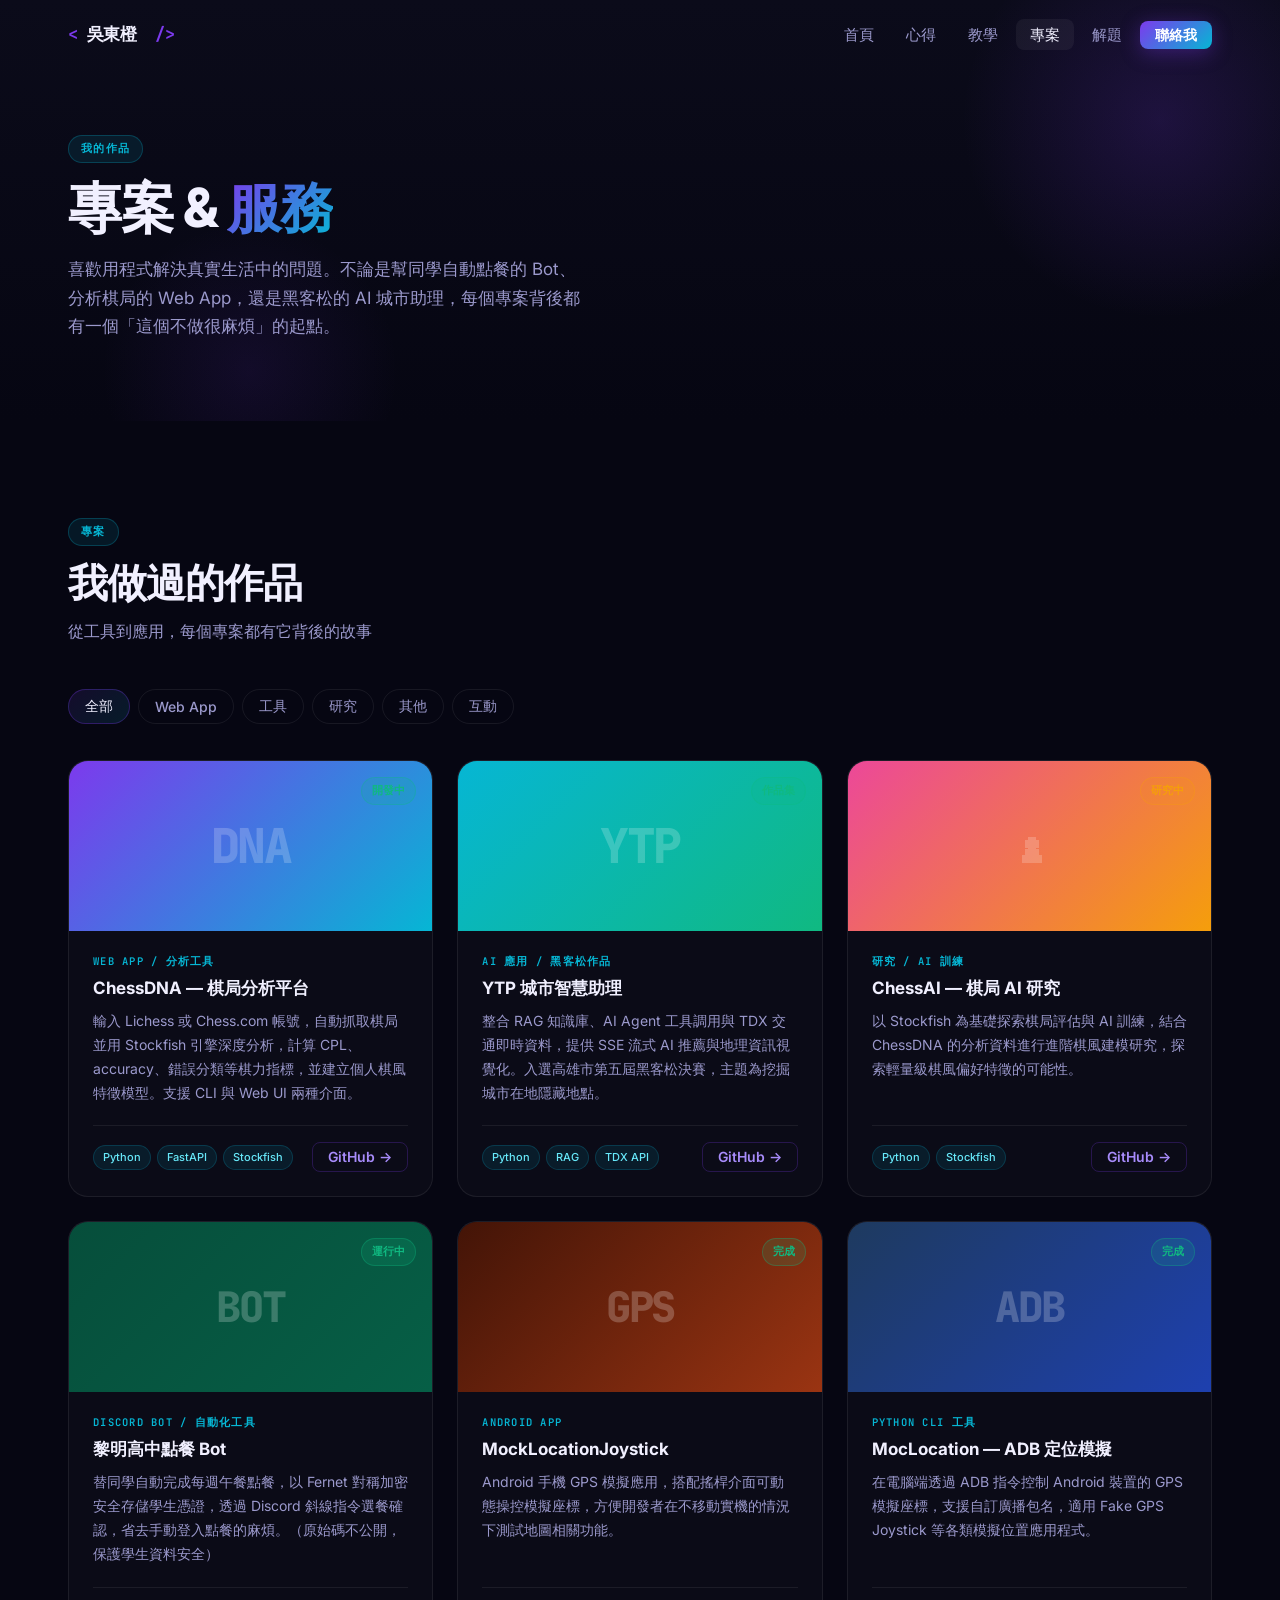
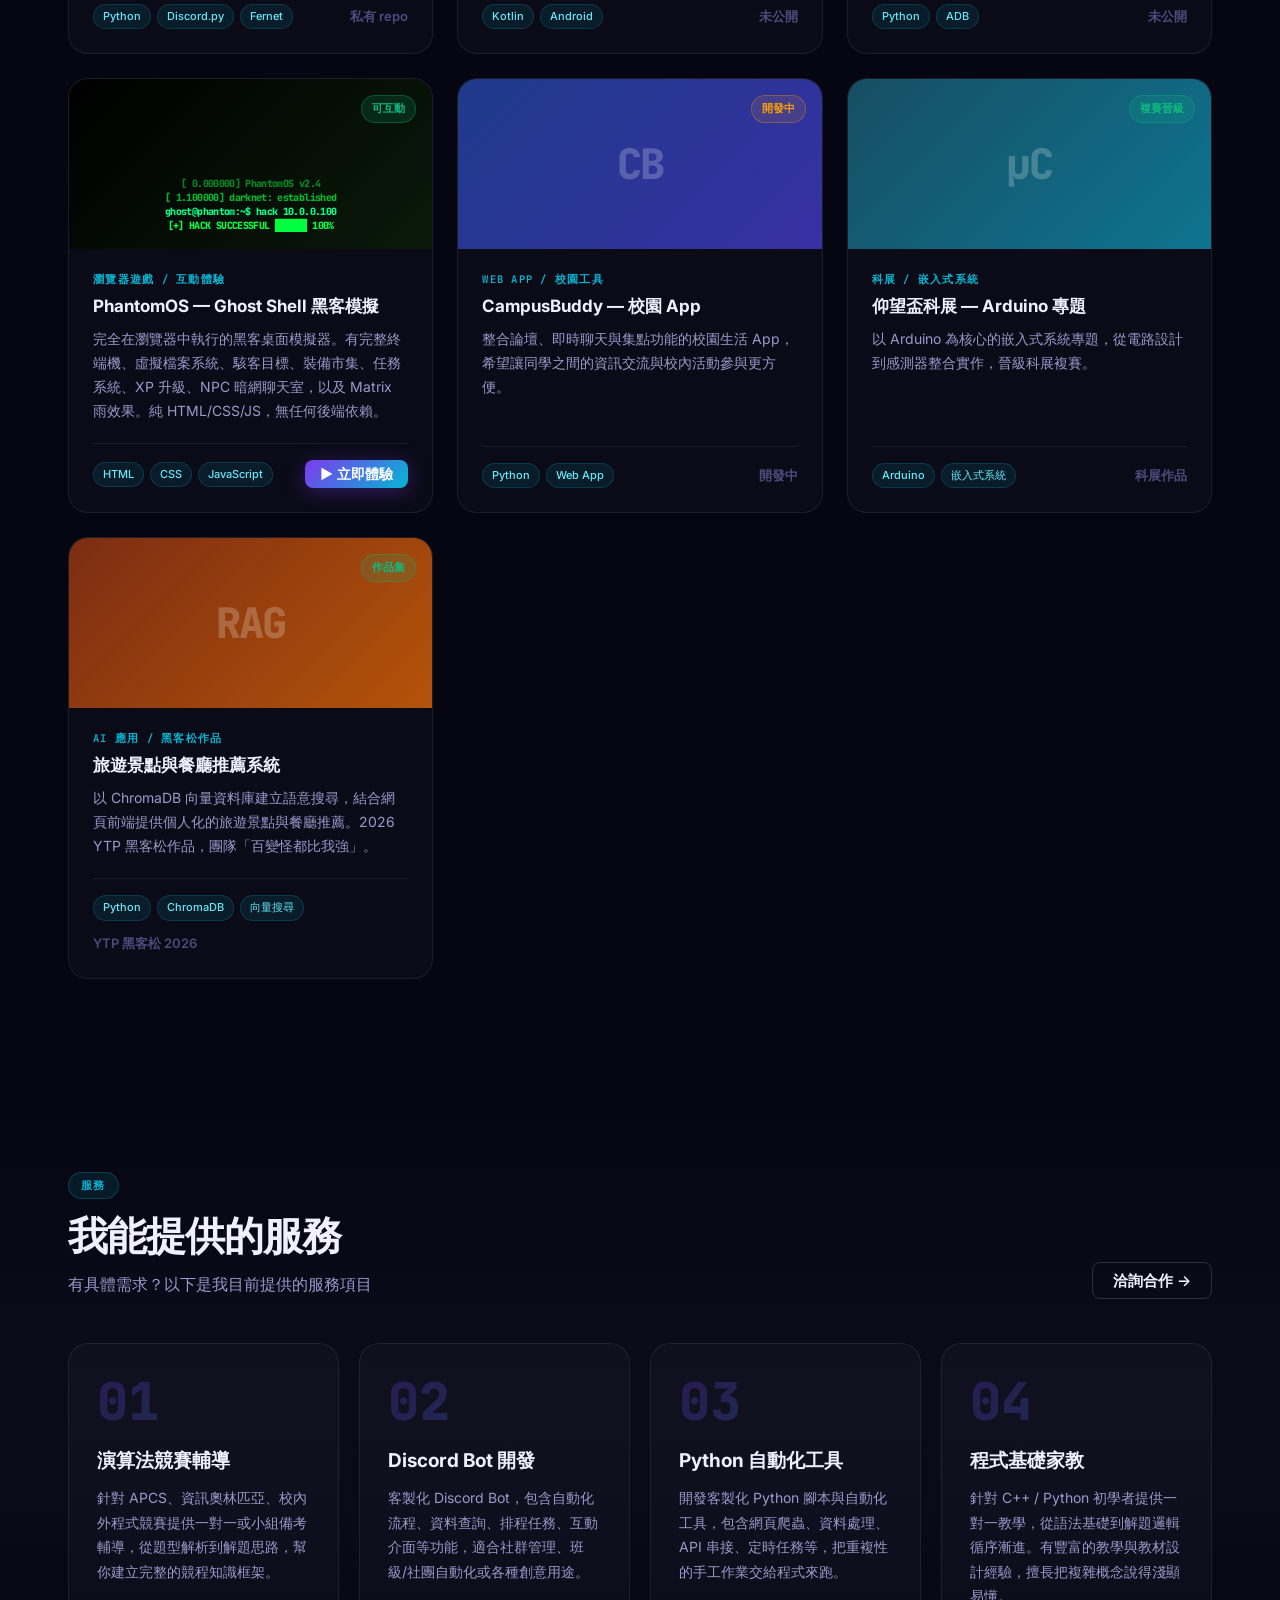
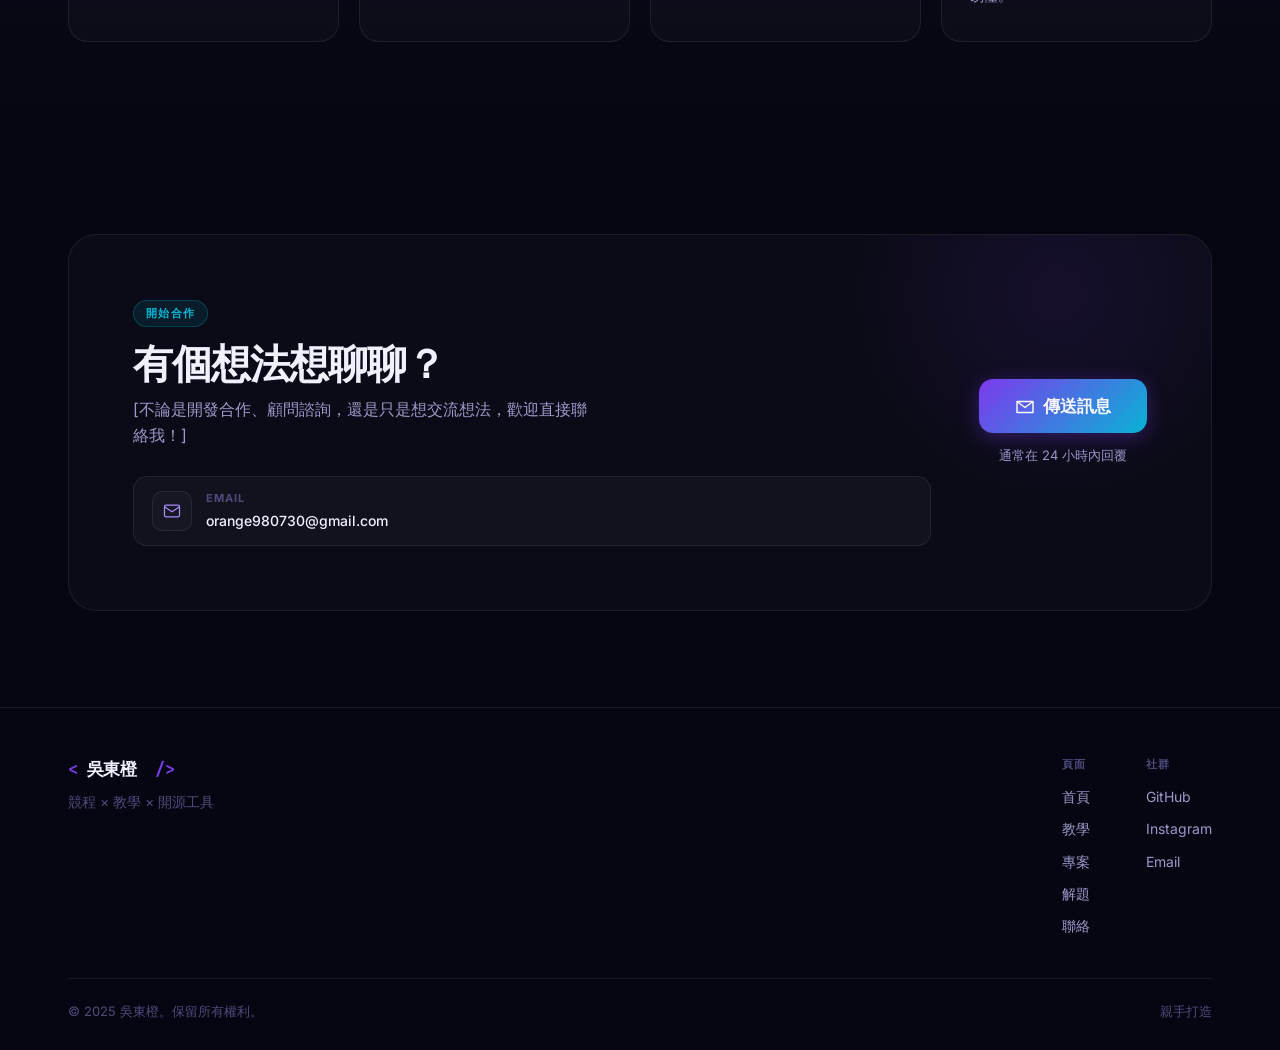
<file: projects.html>
<!DOCTYPE html>
<html lang="zh-TW">
<head>
  <meta charset="UTF-8">
  <meta name="viewport" content="width=device-width, initial-scale=1.0">
  <meta name="description" content="吳東橙 的專案作品與服務">
  <title>專案 &amp; 服務 — 吳東橙</title>
  <link rel="preconnect" href="https://fonts.googleapis.com">
  <link rel="preconnect" href="https://fonts.gstatic.com" crossorigin>
  <link href="https://fonts.googleapis.com/css2?family=Inter:wght@300;400;500;600;700;800;900&family=JetBrains+Mono:wght@400;500;600&display=swap" rel="stylesheet">
  <link rel="stylesheet" href="css/style.css">
</head>
<body>

  <!-- ══════════════════════════════════════
       NAVIGATION
       ══════════════════════════════════════ -->
  <nav class="navbar" id="navbar">
    <div class="nav-container">
      <a href="index.html" class="nav-logo">
        <span class="logo-bracket">&lt;</span>
        <span class="logo-name">吳東橙</span>
        <span class="logo-bracket">&nbsp;/&gt;</span>
      </a>
      <ul class="nav-links" id="navLinks">
        <li><a href="index.html"    class="nav-link">首頁</a></li>
        <li><a href="index.html#journey" class="nav-link">心得</a></li>
        <li><a href="teaching.html" class="nav-link">教學</a></li>
        <li><a href="projects.html" class="nav-link active">專案</a></li>
        <li><a href="solutions.html" class="nav-link">解題</a></li>
        <li><a href="index.html#contact" class="btn btn-sm btn-primary">聯絡我</a></li>
      </ul>
      <button class="mobile-menu-btn" id="mobileMenuBtn" aria-label="開啟選單">
        <span></span><span></span><span></span>
      </button>
    </div>
  </nav>

  <!-- ══════════════════════════════════════
       PAGE HERO
       ══════════════════════════════════════ -->
  <section class="page-hero">
    <div class="page-hero-orb" style="background: radial-gradient(circle, rgba(124,58,237,0.18) 0%, transparent 70%);"></div>
    <div class="page-hero-orb-2"></div>
    <div class="container">
      <div class="page-hero-content">
        <div class="section-label">我的作品</div>
        <h1 class="section-title">
          專案 &amp; <span class="gradient-text">服務</span>
        </h1>
        <p class="page-hero-desc">
          喜歡用程式解決真實生活中的問題。不論是幫同學自動點餐的 Bot、分析棋局的 Web App，還是黑客松的 AI 城市助理，每個專案背後都有一個「這個不做很麻煩」的起點。
        </p>
      </div>
    </div>
  </section>

  <!-- ══════════════════════════════════════
       PROJECTS GRID
       ══════════════════════════════════════ -->
  <section class="section" id="projects">
    <div class="container">

      <div class="section-header reveal">
        <div>
          <div class="section-label">專案</div>
          <h2 class="section-title">我做過的作品</h2>
          <p class="section-desc">從工具到應用，每個專案都有它背後的故事</p>
        </div>
      </div>

      <!-- 篩選按鈕 -->
      <div class="filter-row" data-target=".proj-card">
        <button class="filter-btn active" data-filter="all">全部</button>
        <button class="filter-btn" data-filter="webapp">Web App</button>
        <button class="filter-btn" data-filter="tool">工具</button>
        <button class="filter-btn" data-filter="research">研究</button>
        <button class="filter-btn" data-filter="other">其他</button>
        <button class="filter-btn" data-filter="game">互動</button>
        <!-- 可自行調整類別 -->
      </div>

      <div class="projects-full-grid stagger">

        <!-- ── ChessDNA ────────────────────── -->
        <article class="proj-card" data-cat="webapp,tool">
          <div class="proj-card-cover proj-bg-1">DNA</div>
          <span class="proj-status">開發中</span>
          <div class="proj-card-body">
            <div class="card-label">Web App / 分析工具</div>
            <h3 class="card-title">ChessDNA — 棋局分析平台</h3>
            <p class="card-desc">
              輸入 Lichess 或 Chess.com 帳號，自動抓取棋局並用 Stockfish 引擎深度分析，計算 CPL、accuracy、錯誤分類等棋力指標，並建立個人棋風特徵模型。支援 CLI 與 Web UI 兩種介面。
            </p>
            <div class="card-footer">
              <div class="card-tags">
                <span class="tech-tag">Python</span>
                <span class="tech-tag">FastAPI</span>
                <span class="tech-tag">Stockfish</span>
              </div>
              <a href="https://github.com/orange0730/ChessDNA" class="btn btn-ghost btn-sm" target="_blank" rel="noopener">GitHub →</a>
            </div>
          </div>
        </article>

        <!-- ── YTP 城市智慧助理 ─────────────── -->
        <article class="proj-card" data-cat="webapp,research">
          <div class="proj-card-cover proj-bg-2">YTP</div>
          <span class="proj-status">作品集</span>
          <div class="proj-card-body">
            <div class="card-label">AI 應用 / 黑客松作品</div>
            <h3 class="card-title">YTP 城市智慧助理</h3>
            <p class="card-desc">
              整合 RAG 知識庫、AI Agent 工具調用與 TDX 交通即時資料，提供 SSE 流式 AI 推薦與地理資訊視覺化。入選高雄市第五屆黑客松決賽，主題為挖掘城市在地隱藏地點。
            </p>
            <div class="card-footer">
              <div class="card-tags">
                <span class="tech-tag">Python</span>
                <span class="tech-tag">RAG</span>
                <span class="tech-tag">TDX API</span>
              </div>
              <a href="https://github.com/orange0730/ytp-hackDemo" class="btn btn-ghost btn-sm" target="_blank" rel="noopener">GitHub →</a>
            </div>
          </div>
        </article>

        <!-- ── ChessAI ──────────────────────── -->
        <article class="proj-card" data-cat="research">
          <div class="proj-card-cover proj-bg-3">♟</div>
          <span class="proj-status wip">研究中</span>
          <div class="proj-card-body">
            <div class="card-label">研究 / AI 訓練</div>
            <h3 class="card-title">ChessAI — 棋局 AI 研究</h3>
            <p class="card-desc">
              以 Stockfish 為基礎探索棋局評估與 AI 訓練，結合 ChessDNA 的分析資料進行進階棋風建模研究，探索輕量級棋風偏好特徵的可能性。
            </p>
            <div class="card-footer">
              <div class="card-tags">
                <span class="tech-tag">Python</span>
                <span class="tech-tag">Stockfish</span>
              </div>
              <a href="https://github.com/orange0730/chessAI" class="btn btn-ghost btn-sm" target="_blank" rel="noopener">GitHub →</a>
            </div>
          </div>
        </article>

        <!-- ── LMSH 點餐 Bot ───────────────── -->
        <article class="proj-card" data-cat="tool">
          <div class="proj-card-cover" style="background: linear-gradient(135deg, #064e3b, #065f46); font-family: var(--mono); font-weight: 900; font-size: 42px; color: rgba(255,255,255,0.22);">BOT</div>
          <span class="proj-status">運行中</span>
          <div class="proj-card-body">
            <div class="card-label">Discord Bot / 自動化工具</div>
            <h3 class="card-title">黎明高中點餐 Bot</h3>
            <p class="card-desc">
              替同學自動完成每週午餐點餐，以 Fernet 對稱加密安全存儲學生憑證，透過 Discord 斜線指令選餐確認，省去手動登入點餐的麻煩。（原始碼不公開，保護學生資料安全）
            </p>
            <div class="card-footer">
              <div class="card-tags">
                <span class="tech-tag">Python</span>
                <span class="tech-tag">Discord.py</span>
                <span class="tech-tag">Fernet</span>
              </div>
              <span class="card-link" style="color: var(--t3); cursor: default;">私有 repo</span>
            </div>
          </div>
        </article>

        <!-- ── MockLocationJoystick ───────────── -->
        <article class="proj-card" data-cat="tool">
          <div class="proj-card-cover" style="background: linear-gradient(135deg, #431407, #9a3412); font-family: var(--mono); font-weight: 900; font-size: 42px; color: rgba(255,255,255,0.22);">GPS</div>
          <span class="proj-status">完成</span>
          <div class="proj-card-body">
            <div class="card-label">Android App</div>
            <h3 class="card-title">MockLocationJoystick</h3>
            <p class="card-desc">
              Android 手機 GPS 模擬應用，搭配搖桿介面可動態操控模擬座標，方便開發者在不移動實機的情況下測試地圖相關功能。
            </p>
            <div class="card-footer">
              <div class="card-tags">
                <span class="tech-tag">Kotlin</span>
                <span class="tech-tag">Android</span>
              </div>
              <span class="card-link" style="color: var(--t3); cursor: default;">未公開</span>
            </div>
          </div>
        </article>

        <!-- ── MocLocation ─────────────────── -->
        <article class="proj-card" data-cat="tool">
          <div class="proj-card-cover" style="background: linear-gradient(135deg, #1e3a5f, #1e40af); font-family: var(--mono); font-weight: 900; font-size: 42px; color: rgba(255,255,255,0.22);">ADB</div>
          <span class="proj-status">完成</span>
          <div class="proj-card-body">
            <div class="card-label">Python CLI 工具</div>
            <h3 class="card-title">MocLocation — ADB 定位模擬</h3>
            <p class="card-desc">
              在電腦端透過 ADB 指令控制 Android 裝置的 GPS 模擬座標，支援自訂廣播包名，適用 Fake GPS Joystick 等各類模擬位置應用程式。
            </p>
            <div class="card-footer">
              <div class="card-tags">
                <span class="tech-tag">Python</span>
                <span class="tech-tag">ADB</span>
              </div>
              <span class="card-link" style="color: var(--t3); cursor: default;">未公開</span>
            </div>
          </div>
        </article>

        <!-- ── PhantomOS-zero ─────────────── -->
        <article class="proj-card" data-cat="game,tool">
          <div class="proj-card-cover" style="background: linear-gradient(135deg, #000, #0a1a0a); font-family: var(--mono); font-weight: 900; font-size: 13px; color: rgba(0,255,65,0.6); line-height:1.4; padding: 16px; overflow: hidden; display: flex; flex-direction: column; justify-content: flex-end;">
            <span style="color:#00ff41;opacity:.5;font-size:10px;">[  0.000000] PhantomOS v2.4</span>
            <span style="color:#00ff41;opacity:.7;font-size:10px;">[  1.100000] darknet: established</span>
            <span style="color:#00ff88;font-size:10px;">ghost@phantom:~$ hack 10.0.0.100</span>
            <span style="color:#00ff41;font-size:10px;">[+] HACK SUCCESSFUL ██████ 100%</span>
          </div>
          <span class="proj-status">可互動</span>
          <div class="proj-card-body">
            <div class="card-label">瀏覽器遊戲 / 互動體驗</div>
            <h3 class="card-title">PhantomOS — Ghost Shell 黑客模擬</h3>
            <p class="card-desc">
              完全在瀏覽器中執行的黑客桌面模擬器。有完整終端機、虛擬檔案系統、駭客目標、裝備市集、任務系統、XP 升級、NPC 暗網聊天室，以及 Matrix 雨效果。純 HTML/CSS/JS，無任何後端依賴。
            </p>
            <div class="card-footer">
              <div class="card-tags">
                <span class="tech-tag">HTML</span>
                <span class="tech-tag">CSS</span>
                <span class="tech-tag">JavaScript</span>
              </div>
              <a href="phantom.html" class="btn btn-primary btn-sm" target="_blank">▶ 立即體驗</a>
            </div>
          </div>
        </article>

        <!-- ── CampusBuddy ─────────────────── -->
        <article class="proj-card" data-cat="webapp">
          <div class="proj-card-cover" style="background: linear-gradient(135deg, #1e3a8a, #3730a3); font-family: var(--mono); font-weight: 900; font-size: 42px; color: rgba(255,255,255,0.22);">CB</div>
          <span class="proj-status wip">開發中</span>
          <div class="proj-card-body">
            <div class="card-label">Web App / 校園工具</div>
            <h3 class="card-title">CampusBuddy — 校園 App</h3>
            <p class="card-desc">
              整合論壇、即時聊天與集點功能的校園生活 App，希望讓同學之間的資訊交流與校內活動參與更方便。
            </p>
            <div class="card-footer">
              <div class="card-tags">
                <span class="tech-tag">Python</span>
                <span class="tech-tag">Web App</span>
              </div>
              <span class="card-link" style="color: var(--t3); cursor: default;">開發中</span>
            </div>
          </div>
        </article>

        <!-- ── 仰望盃科展 Arduino 專題 ──────── -->
        <article class="proj-card" data-cat="other,research">
          <div class="proj-card-cover" style="background: linear-gradient(135deg, #164e63, #0e7490); font-family: var(--mono); font-weight: 900; font-size: 42px; color: rgba(255,255,255,0.22);">µC</div>
          <span class="proj-status">複賽晉級</span>
          <div class="proj-card-body">
            <div class="card-label">科展 / 嵌入式系統</div>
            <h3 class="card-title">仰望盃科展 — Arduino 專題</h3>
            <p class="card-desc">
              以 Arduino 為核心的嵌入式系統專題，從電路設計到感測器整合實作，晉級科展複賽。
            </p>
            <div class="card-footer">
              <div class="card-tags">
                <span class="tech-tag">Arduino</span>
                <span class="tech-tag">嵌入式系統</span>
              </div>
              <span class="card-link" style="color: var(--t3); cursor: default;">科展作品</span>
            </div>
          </div>
        </article>

        <!-- ── 旅遊景點與餐廳推薦系統 ──────── -->
        <article class="proj-card" data-cat="webapp,research">
          <div class="proj-card-cover" style="background: linear-gradient(135deg, #7c2d12, #b45309); font-family: var(--mono); font-weight: 900; font-size: 42px; color: rgba(255,255,255,0.22);">RAG</div>
          <span class="proj-status">作品集</span>
          <div class="proj-card-body">
            <div class="card-label">AI 應用 / 黑客松作品</div>
            <h3 class="card-title">旅遊景點與餐廳推薦系統</h3>
            <p class="card-desc">
              以 ChromaDB 向量資料庫建立語意搜尋，結合網頁前端提供個人化的旅遊景點與餐廳推薦。2026 YTP 黑客松作品，團隊「百變怪都比我強」。
            </p>
            <div class="card-footer">
              <div class="card-tags">
                <span class="tech-tag">Python</span>
                <span class="tech-tag">ChromaDB</span>
                <span class="tech-tag">向量搜尋</span>
              </div>
              <span class="card-link" style="color: var(--t3); cursor: default;">YTP 黑客松 2026</span>
            </div>
          </div>
        </article>

      </div>
    </div>
  </section>

  <!-- ══════════════════════════════════════
       SERVICES
       ══════════════════════════════════════ -->
  <section class="section section-alt" id="services">
    <div class="container">

      <div class="section-header reveal">
        <div>
          <div class="section-label">服務</div>
          <h2 class="section-title">我能提供的服務</h2>
          <p class="section-desc">有具體需求？以下是我目前提供的服務項目</p>
        </div>
        <a href="index.html#contact" class="btn btn-outline">洽詢合作 →</a>
      </div>

      <div class="services-grid stagger">

        <!-- 服務 1 -->
        <div class="service-card">
          <div class="service-num">01</div>
          <h3 class="service-title">演算法競賽輔導</h3>
          <p class="service-desc">
            針對 APCS、資訊奧林匹亞、校內外程式競賽提供一對一或小組備考輔導，從題型解析到解題思路，幫你建立完整的競程知識框架。
          </p>
        </div>

        <!-- 服務 2 -->
        <div class="service-card">
          <div class="service-num">02</div>
          <h3 class="service-title">Discord Bot 開發</h3>
          <p class="service-desc">
            客製化 Discord Bot，包含自動化流程、資料查詢、排程任務、互動介面等功能，適合社群管理、班級/社團自動化或各種創意用途。
          </p>
        </div>

        <!-- 服務 3 -->
        <div class="service-card">
          <div class="service-num">03</div>
          <h3 class="service-title">Python 自動化工具</h3>
          <p class="service-desc">
            開發客製化 Python 腳本與自動化工具，包含網頁爬蟲、資料處理、API 串接、定時任務等，把重複性的手工作業交給程式來跑。
          </p>
        </div>

        <!-- 服務 4 -->
        <div class="service-card">
          <div class="service-num">04</div>
          <h3 class="service-title">程式基礎家教</h3>
          <p class="service-desc">
            針對 C++ / Python 初學者提供一對一教學，從語法基礎到解題邏輯循序漸進。有豐富的教學與教材設計經驗，擅長把複雜概念說得淺顯易懂。
          </p>
        </div>

        <!-- 可繼續新增服務 05、06... -->

      </div>
    </div>
  </section>

  <!-- ══════════════════════════════════════
       CTA — 聯絡我
       ══════════════════════════════════════ -->
  <section class="section" id="cta">
    <div class="container">
      <div class="contact-wrap reveal">
        <div class="contact-content">
          <div class="section-label">開始合作</div>
          <h2 class="section-title">有個想法想聊聊？</h2>
          <p>[不論是開發合作、顧問諮詢，還是只是想交流想法，歡迎直接聯絡我！]</p>
          <div class="contact-links">
            <a href="mailto:orange980730@gmail.com" class="contact-item">
              <div class="ci-icon" aria-hidden="true">
                <svg width="20" height="20" viewBox="0 0 24 24" fill="none" stroke="currentColor" stroke-width="1.5" stroke-linecap="round" stroke-linejoin="round"><rect x="3" y="5" width="18" height="14" rx="2"/><path d="M3 7l9 6 9-6"/></svg>
              </div>
              <div>
                <div class="ci-type">Email</div>
                <div class="ci-val">orange980730@gmail.com</div>
              </div>
            </a>
          </div>
        </div>
        <div class="contact-cta">
          <a href="mailto:orange980730@gmail.com" class="btn btn-primary btn-xl">
            <svg width="20" height="20" viewBox="0 0 20 20" fill="none" aria-hidden="true">
              <path d="M2 5.5l8 6 8-6M2 5.5h16v11H2z" stroke="currentColor" stroke-width="1.5" stroke-linejoin="round"/>
            </svg>
            傳送訊息
          </a>
          <p class="resp-time">通常在 24 小時內回覆</p>
        </div>
      </div>
    </div>
  </section>

  <!-- ══════════════════════════════════════
       FOOTER
       ══════════════════════════════════════ -->
  <footer class="footer">
    <div class="container">
      <div class="footer-inner">
        <div class="footer-brand">
          <a href="index.html" class="nav-logo">
            <span class="logo-bracket">&lt;</span>
            <span class="logo-name">吳東橙</span>
            <span class="logo-bracket">&nbsp;/&gt;</span>
          </a>
          <p class="footer-tagline">競程 × 教學 × 開源工具</p>
        </div>
        <div class="footer-links">
          <div class="footer-col">
            <span class="footer-col-title">頁面</span>
            <a href="index.html">首頁</a>
            <a href="teaching.html">教學</a>
            <a href="projects.html">專案</a>
            <a href="solutions.html">解題</a>
            <a href="index.html#contact">聯絡</a>
          </div>
          <div class="footer-col">
            <span class="footer-col-title">社群</span>
            <a href="https://github.com/orange0730" target="_blank" rel="noopener">GitHub</a>
            <a href="https://www.instagram.com/orange980730" target="_blank" rel="noopener">Instagram</a>
            <a href="mailto:orange980730@gmail.com">Email</a>
          </div>
        </div>
      </div>
      <div class="footer-bottom">
        <span>© 2025 吳東橙。保留所有權利。</span>
        <span>親手打造</span>
      </div>
    </div>
  </footer>

  <script src="js/main.js"></script>
</body>
</html>
</file>
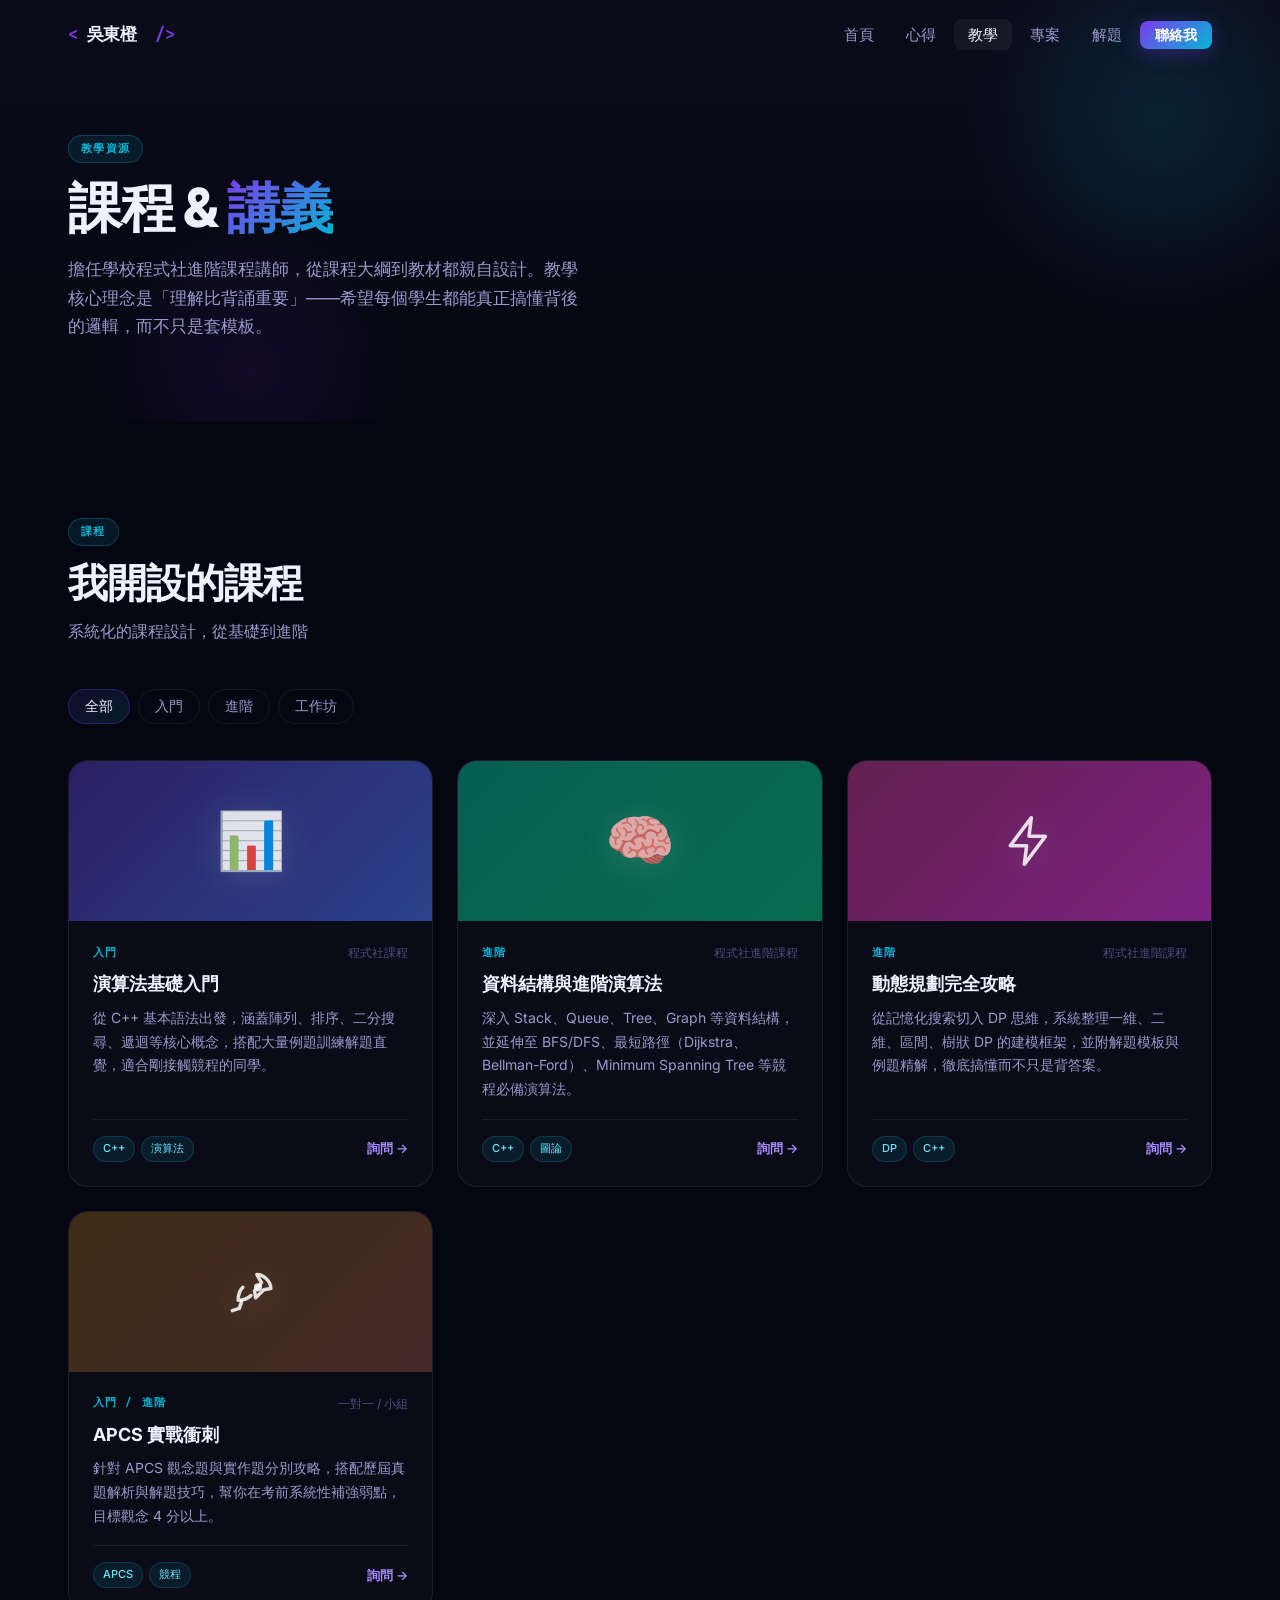
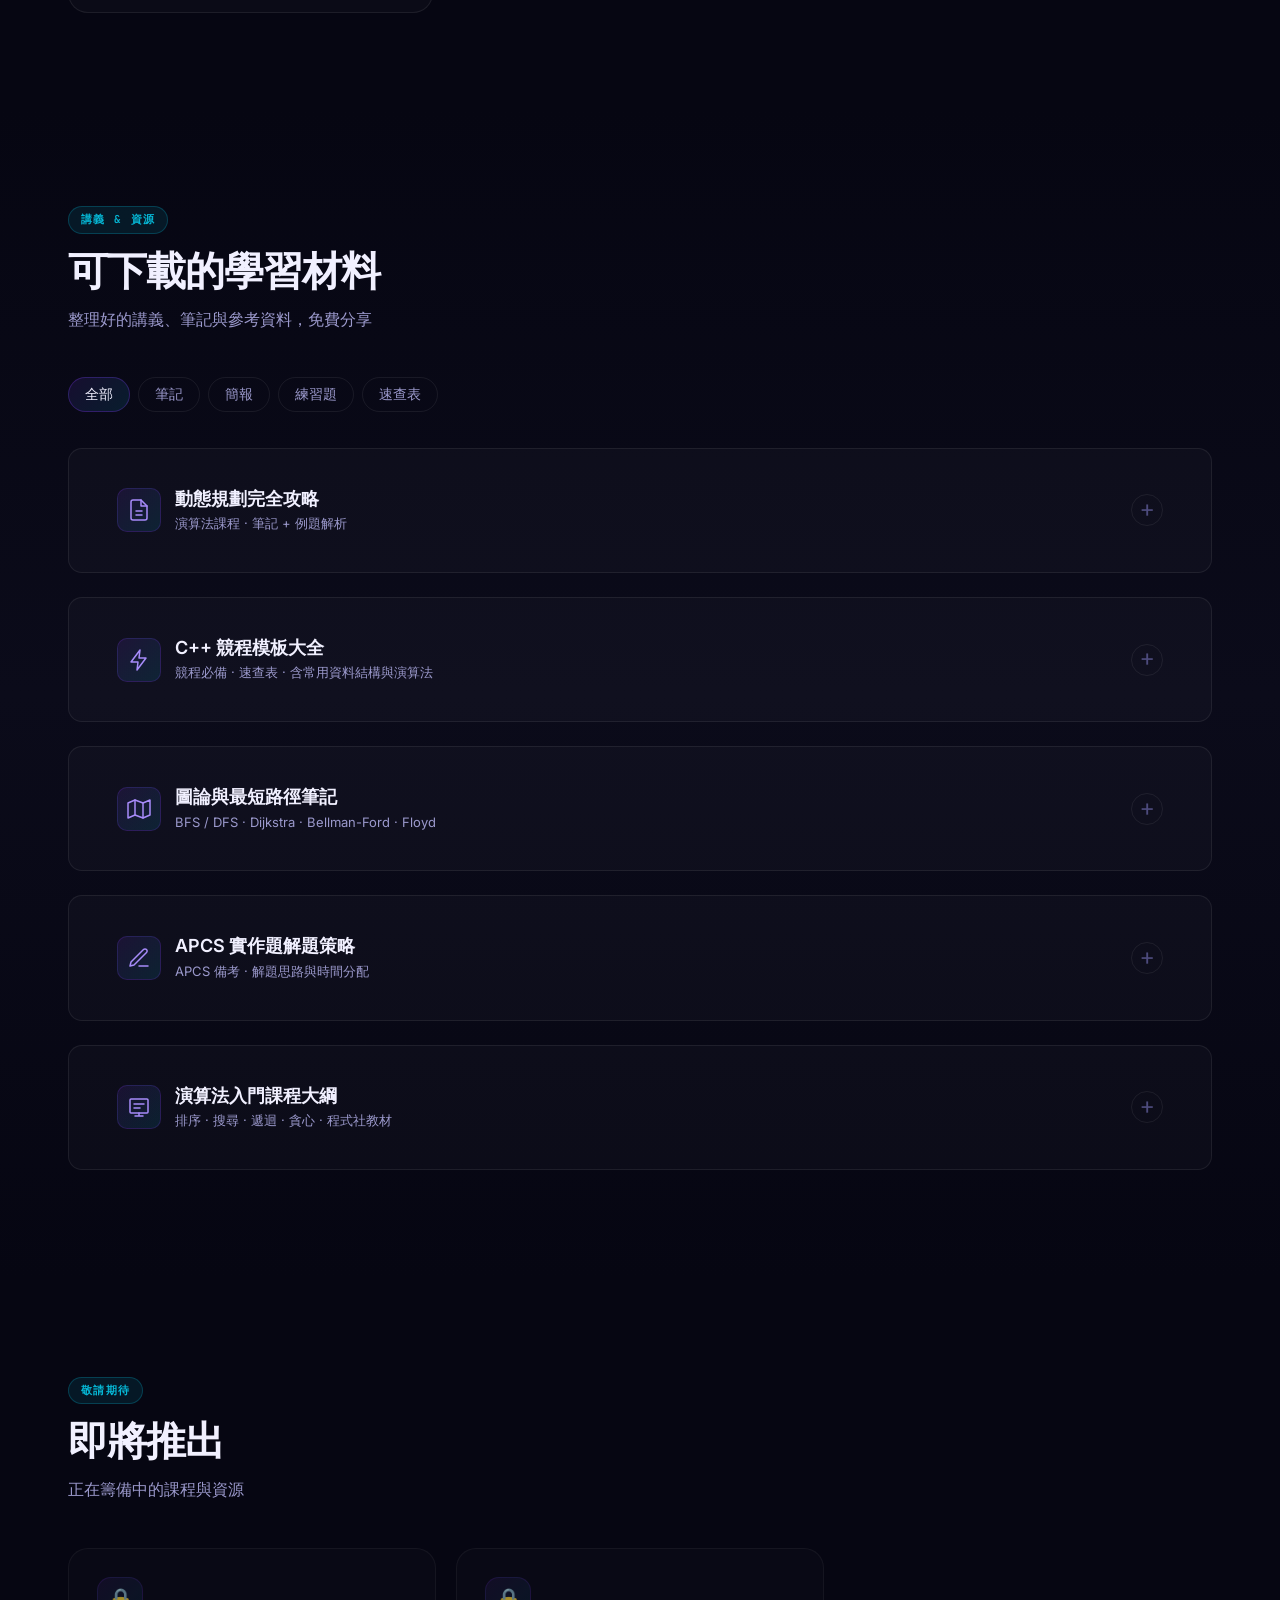
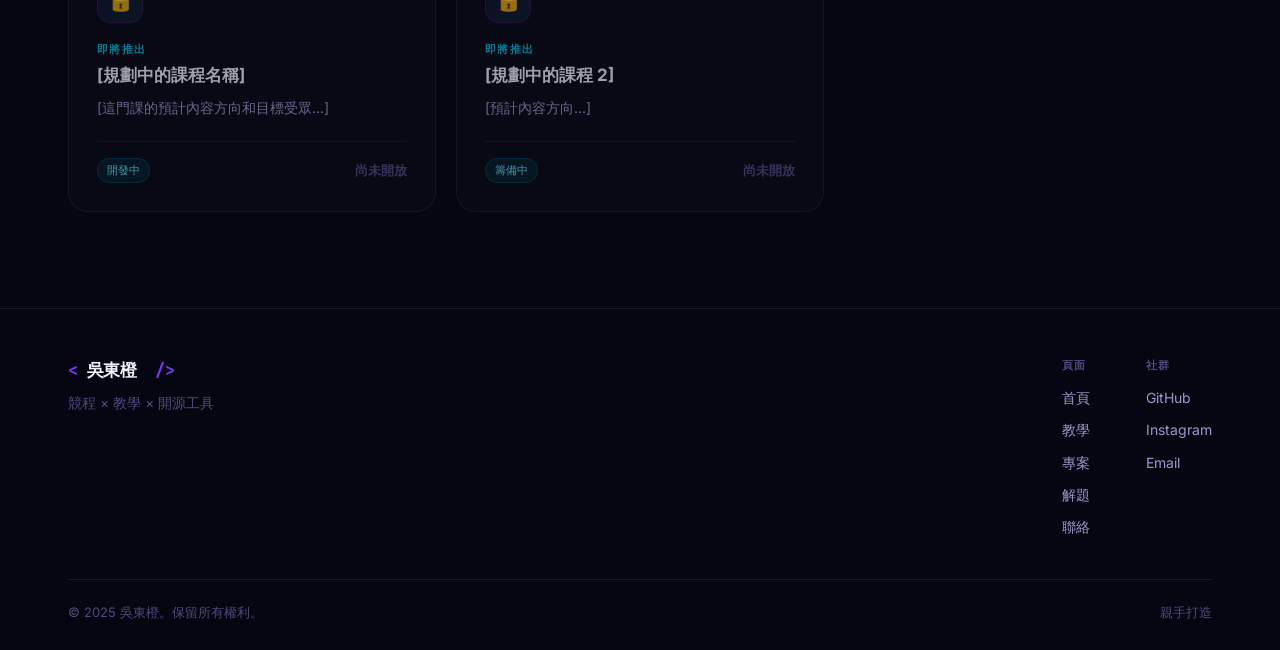
<file: teaching.html>
<!DOCTYPE html>
<html lang="zh-TW">
<head>
  <meta charset="UTF-8">
  <meta name="viewport" content="width=device-width, initial-scale=1.0">
  <meta name="description" content="吳東橙 的教學資源 — 課程、講義與學習材料">
  <title>教學資源 — 吳東橙</title>
  <link rel="preconnect" href="https://fonts.googleapis.com">
  <link rel="preconnect" href="https://fonts.gstatic.com" crossorigin>
  <link href="https://fonts.googleapis.com/css2?family=Inter:wght@300;400;500;600;700;800;900&family=JetBrains+Mono:wght@400;500;600&display=swap" rel="stylesheet">
  <link rel="stylesheet" href="css/style.css">
</head>
<body>

  <!-- ══════════════════════════════════════
       NAVIGATION
       ══════════════════════════════════════ -->
  <nav class="navbar" id="navbar">
    <div class="nav-container">
      <a href="index.html" class="nav-logo">
        <span class="logo-bracket">&lt;</span>
        <span class="logo-name">吳東橙</span>
        <span class="logo-bracket">&nbsp;/&gt;</span>
      </a>
      <ul class="nav-links" id="navLinks">
        <li><a href="index.html"    class="nav-link">首頁</a></li>
        <li><a href="index.html#journey" class="nav-link">心得</a></li>
        <li><a href="teaching.html" class="nav-link active">教學</a></li>
        <li><a href="projects.html" class="nav-link">專案</a></li>
        <li><a href="solutions.html" class="nav-link">解題</a></li>
        <li><a href="index.html#contact" class="btn btn-sm btn-primary">聯絡我</a></li>
      </ul>
      <button class="mobile-menu-btn" id="mobileMenuBtn" aria-label="開啟選單">
        <span></span><span></span><span></span>
      </button>
    </div>
  </nav>

  <!-- ══════════════════════════════════════
       PAGE HERO
       ══════════════════════════════════════ -->
  <section class="page-hero">
    <div class="page-hero-orb"></div>
    <div class="page-hero-orb-2"></div>
    <div class="container">
      <div class="page-hero-content">
        <div class="section-label">教學資源</div>
        <h1 class="section-title">
          課程 &amp; <span class="gradient-text">講義</span>
        </h1>
        <p class="page-hero-desc">
          擔任學校程式社進階課程講師，從課程大綱到教材都親自設計。教學核心理念是「理解比背誦重要」——希望每個學生都能真正搞懂背後的邏輯，而不只是套模板。
        </p>
      </div>
    </div>
  </section>

  <!-- ══════════════════════════════════════
       COURSES SECTION
       ══════════════════════════════════════ -->
  <section class="section" id="courses">
    <div class="container">

      <div class="section-header reveal">
        <div>
          <div class="section-label">課程</div>
          <h2 class="section-title">我開設的課程</h2>
          <p class="section-desc">系統化的課程設計，從基礎到進階</p>
        </div>
      </div>

      <!-- 篩選按鈕 — data-target 指向要篩選的元素，data-filter 對應元素的 data-cat -->
      <div class="filter-row" data-target=".course-card">
        <button class="filter-btn active" data-filter="all">全部</button>
        <button class="filter-btn" data-filter="beginner">入門</button>
        <button class="filter-btn" data-filter="intermediate">進階</button>
        <button class="filter-btn" data-filter="workshop">工作坊</button>
        <!-- 可自行新增更多類別 -->
      </div>

      <div class="courses-grid stagger">

        <!-- ── 課程 1：演算法基礎 ──────────── -->
        <article class="course-card" data-cat="beginner">
          <div class="course-cover" style="background: linear-gradient(135deg, #1e1b4b, #312e81);">
            <div class="course-cover-bg" style="background: var(--grad);"></div>
            <span class="course-cover-icon">📊</span>
          </div>
          <div class="course-body">
            <div class="course-meta">
              <span class="course-level">入門</span>
              <span class="course-duration">程式社課程</span>
            </div>
            <h3 class="course-title">演算法基礎入門</h3>
            <p class="course-desc">
              從 C++ 基本語法出發，涵蓋陣列、排序、二分搜尋、遞迴等核心概念，搭配大量例題訓練解題直覺，適合剛接觸競程的同學。
            </p>
            <div class="course-footer">
              <div class="course-tags">
                <span class="tech-tag">C++</span>
                <span class="tech-tag">演算法</span>
              </div>
              <a href="mailto:orange980730@gmail.com" class="course-link">詢問 →</a>
            </div>
          </div>
        </article>

        <!-- ── 課程 2：資料結構與進階演算法 ── -->
        <article class="course-card" data-cat="intermediate">
          <div class="course-cover" style="background: linear-gradient(135deg, #064e3b, #065f46);">
            <div class="course-cover-bg" style="background: linear-gradient(135deg, #06b6d4, #10b981);"></div>
            <span class="course-cover-icon">🧠</span>
          </div>
          <div class="course-body">
            <div class="course-meta">
              <span class="course-level">進階</span>
              <span class="course-duration">程式社進階課程</span>
            </div>
            <h3 class="course-title">資料結構與進階演算法</h3>
            <p class="course-desc">
              深入 Stack、Queue、Tree、Graph 等資料結構，並延伸至 BFS/DFS、最短路徑（Dijkstra、Bellman-Ford）、Minimum Spanning Tree 等競程必備演算法。
            </p>
            <div class="course-footer">
              <div class="course-tags">
                <span class="tech-tag">C++</span>
                <span class="tech-tag">圖論</span>
              </div>
              <a href="mailto:orange980730@gmail.com" class="course-link">詢問 →</a>
            </div>
          </div>
        </article>

        <!-- ── 課程 3：動態規劃 ──────────── -->
        <article class="course-card" data-cat="intermediate">
          <div class="course-cover" style="background: linear-gradient(135deg, #4a1942, #7c1d6f);">
            <div class="course-cover-bg" style="background: linear-gradient(135deg, #ec4899, #7c3aed);"></div>
            <span class="course-cover-icon" aria-hidden="true">
              <svg width="56" height="56" viewBox="0 0 24 24" fill="none" stroke="currentColor" stroke-width="1.5" stroke-linecap="round" stroke-linejoin="round"><path d="M13 2L4 14h7l-1 8 9-12h-7z"/></svg>
            </span>
          </div>
          <div class="course-body">
            <div class="course-meta">
              <span class="course-level">進階</span>
              <span class="course-duration">程式社進階課程</span>
            </div>
            <h3 class="course-title">動態規劃完全攻略</h3>
            <p class="course-desc">
              從記憶化搜索切入 DP 思維，系統整理一維、二維、區間、樹狀 DP 的建模框架，並附解題模板與例題精解，徹底搞懂而不只是背答案。
            </p>
            <div class="course-footer">
              <div class="course-tags">
                <span class="tech-tag">DP</span>
                <span class="tech-tag">C++</span>
              </div>
              <a href="mailto:orange980730@gmail.com" class="course-link">詢問 →</a>
            </div>
          </div>
        </article>

        <!-- ── 課程 4：APCS 備考 ──────────── -->
        <article class="course-card" data-cat="beginner,intermediate">
          <div class="course-cover" style="background: linear-gradient(135deg, #1c1917, #292524);">
            <div class="course-cover-bg" style="background: linear-gradient(135deg, #f59e0b, #ef4444);"></div>
            <span class="course-cover-icon" aria-hidden="true">
              <svg width="56" height="56" viewBox="0 0 24 24" fill="none" stroke="currentColor" stroke-width="1.5" stroke-linecap="round" stroke-linejoin="round"><path d="M14.5 4.5c3 0 6 3 6 6l-3 .5-3.5 3.5-.5-3 3-3.5z"/><path d="M8.5 10c-1.5 1.5-2 3.5-2 5.5 2 0 4-.5 5.5-2"/><path d="M4 20l3-1 1-3"/><path d="M14 10a1 1 0 1 1 2 0 1 1 0 0 1-2 0"/></svg>
            </span>
          </div>
          <div class="course-body">
            <div class="course-meta">
              <span class="course-level">入門 / 進階</span>
              <span class="course-duration">一對一 / 小組</span>
            </div>
            <h3 class="course-title">APCS 實戰衝刺</h3>
            <p class="course-desc">
              針對 APCS 觀念題與實作題分別攻略，搭配歷屆真題解析與解題技巧，幫你在考前系統性補強弱點，目標觀念 4 分以上。
            </p>
            <div class="course-footer">
              <div class="course-tags">
                <span class="tech-tag">APCS</span>
                <span class="tech-tag">競程</span>
              </div>
              <a href="mailto:orange980730@gmail.com" class="course-link">詢問 →</a>
            </div>
          </div>
        </article>

      </div>
    </div>
  </section>

  <!-- ══════════════════════════════════════
       HANDOUTS SECTION
       ══════════════════════════════════════ -->
  <section class="section section-alt" id="handouts">
    <div class="container">

      <div class="section-header reveal">
        <div>
          <div class="section-label">講義 &amp; 資源</div>
          <h2 class="section-title">可下載的學習材料</h2>
          <p class="section-desc">整理好的講義、筆記與參考資料，免費分享</p>
        </div>
      </div>

      <!-- 篩選按鈕 -->
      <div class="filter-row" data-target=".handout-item">
        <button class="filter-btn active" data-filter="all">全部</button>
        <button class="filter-btn" data-filter="note">筆記</button>
        <button class="filter-btn" data-filter="slide">簡報</button>
        <button class="filter-btn" data-filter="exercise">練習題</button>
        <button class="filter-btn" data-filter="cheatsheet">速查表</button>
      </div>

      <div class="handouts-list stagger">

        <!-- ── 動態規劃完全攻略 ──────────── -->
        <details class="handout-item journey-entry" data-cat="note">
          <summary>
            <div class="je-head">
              <div class="je-head-left" style="flex-direction: row; align-items: center; gap: 14px;">
                <div class="hi-icon" aria-hidden="true">
                  <svg width="24" height="24" viewBox="0 0 24 24" fill="none" stroke="currentColor" stroke-width="1.5" stroke-linecap="round" stroke-linejoin="round"><path d="M14 2H6a2 2 0 0 0-2 2v16a2 2 0 0 0 2 2h12a2 2 0 0 0 2-2V8z"/><path d="M14 2v6h6M9 13h6M9 17h6"/></svg>
                </div>
                <div>
                  <h3 class="je-title" style="margin-bottom: 3px;">動態規劃完全攻略</h3>
                  <div class="hi-meta">演算法課程 · 筆記 + 例題解析</div>
                </div>
              </div>
              <span class="je-chev" aria-hidden="true">+</span>
            </div>
          </summary>
          <div class="je-body">
            <p>DP 的核心是把一個大問題拆成「重疊子問題」，並靠三要素建模：<strong>狀態定義</strong>（dp[i] 代表什麼）、<strong>轉移方程</strong>（dp[i] 怎麼由前面的狀態算出來）、<strong>邊界條件</strong>（最小的子問題答案是什麼）。想清楚這三件事，程式碼往往只是把方程式翻譯成迴圈。</p>
            <p>以經典的 0/1 背包為例：</p>
            <div class="code-card" style="margin: 14px 0;">
              <div class="code-card-header">
                <div class="win-dots"><span class="dot dot-r"></span><span class="dot dot-y"></span><span class="dot dot-g"></span></div>
                <span class="code-fname">knapsack.cpp</span>
              </div>
              <div class="code-card-body"><pre><code>// dp[j] = 容量為 j 時能拿到的最大價值
int dp[MAXW + 1] = {0};
for (int i = 0; i < n; i++)
    for (int j = MAXW; j >= w[i]; j--)   // 倒序避免重複取同一物品
        dp[j] = max(dp[j], dp[j - w[i]] + v[i]);
// 答案為 dp[MAXW]</code></pre></div>
            </div>
            <p>常見的錯誤是還沒想清楚「狀態要包含哪些維度」就急著寫迴圈——遇到卡關時，先回頭確認狀態定義是否漏掉了某個會影響答案的變數（例如是否用過某物品、剩餘次數等），比硬改程式碼更有效率。</p>
          </div>
        </details>

        <!-- ── C++ 競程模板大全 ──────────── -->
        <details class="handout-item journey-entry" data-cat="cheatsheet">
          <summary>
            <div class="je-head">
              <div class="je-head-left" style="flex-direction: row; align-items: center; gap: 14px;">
                <div class="hi-icon" aria-hidden="true">
                  <svg width="24" height="24" viewBox="0 0 24 24" fill="none" stroke="currentColor" stroke-width="1.5" stroke-linecap="round" stroke-linejoin="round"><path d="M13 2L4 14h7l-1 8 9-12h-7z"/></svg>
                </div>
                <div>
                  <h3 class="je-title" style="margin-bottom: 3px;">C++ 競程模板大全</h3>
                  <div class="hi-meta">競程必備 · 速查表 · 含常用資料結構與演算法</div>
                </div>
              </div>
              <span class="je-chev" aria-hidden="true">+</span>
            </div>
          </summary>
          <div class="je-body">
            <p>每次比賽都會重複用到的骨架，先貼好再開始看題可以省不少時間：</p>
            <div class="code-card" style="margin: 14px 0;">
              <div class="code-card-header">
                <div class="win-dots"><span class="dot dot-r"></span><span class="dot dot-y"></span><span class="dot dot-g"></span></div>
                <span class="code-fname">template.cpp</span>
              </div>
              <div class="code-card-body"><pre><code>#include &lt;bits/stdc++.h&gt;
using namespace std;
#define ll long long
#define pii pair&lt;int,int&gt;
#define all(x) (x).begin(), (x).end()

int main() {
    ios_base::sync_with_stdio(false);
    cin.tie(NULL);

    // ---- 題目邏輯 ----

    return 0;
}</code></pre></div>
            </div>
            <p>並查集（Union-Find）是圖論題與連通性判斷最常用的資料結構之一：</p>
            <div class="code-card" style="margin: 14px 0;">
              <div class="code-card-header">
                <div class="win-dots"><span class="dot dot-r"></span><span class="dot dot-y"></span><span class="dot dot-g"></span></div>
                <span class="code-fname">dsu.cpp</span>
              </div>
              <div class="code-card-body"><pre><code>int par[MAXN];
void init(int n) { iota(par, par + n, 0); }
int find(int x) { return par[x] == x ? x : par[x] = find(par[x]); }
void unite(int a, int b) { par[find(a)] = find(b); }</code></pre></div>
            </div>
          </div>
        </details>

        <!-- ── 圖論與最短路徑筆記 ──────── -->
        <details class="handout-item journey-entry" data-cat="note">
          <summary>
            <div class="je-head">
              <div class="je-head-left" style="flex-direction: row; align-items: center; gap: 14px;">
                <div class="hi-icon" aria-hidden="true">
                  <svg width="24" height="24" viewBox="0 0 24 24" fill="none" stroke="currentColor" stroke-width="1.5" stroke-linecap="round" stroke-linejoin="round"><path d="M1 6l7-3 8 3 7-3v15l-7 3-8-3-7 3z"/><path d="M8 3v15M16 6v15"/></svg>
                </div>
                <div>
                  <h3 class="je-title" style="margin-bottom: 3px;">圖論與最短路徑筆記</h3>
                  <div class="hi-meta">BFS / DFS · Dijkstra · Bellman-Ford · Floyd</div>
                </div>
              </div>
              <span class="je-chev" aria-hidden="true">+</span>
            </div>
          </summary>
          <div class="je-body">
            <p>選演算法前先問兩個問題：<strong>邊有沒有權重？</strong>沒有就用 BFS 找最短路；<strong>權重會不會是負的？</strong>會的話 Dijkstra 不適用，要換 Bellman-Ford。</p>
            <div class="code-card" style="margin: 14px 0;">
              <div class="code-card-header">
                <div class="win-dots"><span class="dot dot-r"></span><span class="dot dot-y"></span><span class="dot dot-g"></span></div>
                <span class="code-fname">dijkstra.cpp</span>
              </div>
              <div class="code-card-body"><pre><code>vector&lt;ll&gt; dist(n, LLONG_MAX);
priority_queue&lt;pii, vector&lt;pii&gt;, greater&lt;pii&gt;&gt; pq; // {距離, 節點}
dist[src] = 0;
pq.push({0, src});
while (!pq.empty()) {
    auto [d, u] = pq.top(); pq.pop();
    if (d > dist[u]) continue;          // 已經有更短的路了，跳過
    for (auto [v, w] : adj[u]) {
        if (dist[u] + w < dist[v]) {
            dist[v] = dist[u] + w;
            pq.push({dist[v], v});
        }
    }
}</code></pre></div>
            </div>
            <p>時間複雜度 O((V + E) log V)，是目前最常用的非負權重最短路解法。</p>
          </div>
        </details>

        <!-- ── APCS 實作題解題策略 ──────── -->
        <details class="handout-item journey-entry" data-cat="exercise">
          <summary>
            <div class="je-head">
              <div class="je-head-left" style="flex-direction: row; align-items: center; gap: 14px;">
                <div class="hi-icon" aria-hidden="true">
                  <svg width="24" height="24" viewBox="0 0 24 24" fill="none" stroke="currentColor" stroke-width="1.5" stroke-linecap="round" stroke-linejoin="round"><path d="M12 20h9"/><path d="M16.5 3.5a2.1 2.1 0 1 1 3 3L7 19l-4 1 1-4z"/></svg>
                </div>
                <div>
                  <h3 class="je-title" style="margin-bottom: 3px;">APCS 實作題解題策略</h3>
                  <div class="hi-meta">APCS 備考 · 解題思路與時間分配</div>
                </div>
              </div>
              <span class="je-chev" aria-hidden="true">+</span>
            </div>
          </summary>
          <div class="je-body">
            <p>APCS 實作題四題的配分與難度大致遞增，實務上建議的策略：</p>
            <p><strong>第一步：估算複雜度再動手。</strong>看到資料範圍先換算能接受的時間複雜度——n ≤ 10⁶ 通常要 O(n log n) 以內，n ≤ 10³ 才能接受 O(n²)。先算完再選演算法，可以避免寫到一半才發現會超時。</p>
            <p><strong>第二步：先拿部分分。</strong>第三、四題常會設計成有子任務或特殊情況分數，就算想不到滿分解法，先用暴力解拿到部分分再優化，比空白交卷划算。</p>
            <p><strong>第三步：邊界值自己造測資。</strong>n = 0、n = 1、全部元素相同、資料剛好等於上限，這些邊界最容易漏掉，寫完後手動帶入測試比直接送出更保險。</p>
          </div>
        </details>

        <!-- ── 演算法入門課程大綱 ───────────── -->
        <details class="handout-item journey-entry" data-cat="slide">
          <summary>
            <div class="je-head">
              <div class="je-head-left" style="flex-direction: row; align-items: center; gap: 14px;">
                <div class="hi-icon" aria-hidden="true">
                  <svg width="24" height="24" viewBox="0 0 24 24" fill="none" stroke="currentColor" stroke-width="1.5" stroke-linecap="round" stroke-linejoin="round"><rect x="3" y="4" width="18" height="14" rx="1"/><path d="M8 21h8M12 18v3"/><path d="M7 9h10M7 13h6"/></svg>
                </div>
                <div>
                  <h3 class="je-title" style="margin-bottom: 3px;">演算法入門課程大綱</h3>
                  <div class="hi-meta">排序 · 搜尋 · 遞迴 · 貪心 · 程式社教材</div>
                </div>
              </div>
              <span class="je-chev" aria-hidden="true">+</span>
            </div>
          </summary>
          <div class="je-body">
            <p><strong>排序：</strong>從 Bubble Sort、Insertion Sort 理解「為什麼慢」開始，再帶到 Merge Sort（分治）與 Quick Sort（樞紐選取），比較各自的最壞情況與適用時機。</p>
            <p><strong>搜尋：</strong>線性搜尋 vs. 二分搜尋，重點在二分搜尋的前提（資料要已排序）與邊界寫法（left/right/mid 的收斂條件），這是最多初學者會寫出無窮迴圈的地方。</p>
            <p><strong>遞迴：</strong>用河內塔、費氏數列建立「相信遞迴」的直覺，再講解呼叫堆疊與記憶化如何解決重複計算問題，銜接到後面的 DP 課程。</p>
            <p><strong>貪心：</strong>用區間排程、找零錢等例題說明貪心成立的條件（局部最佳導致全域最佳），並舉反例說明貪心不是萬用解法。</p>
          </div>
        </details>

        <!-- 可繼續新增講義 -->

      </div>
    </div>
  </section>

  <!-- ══════════════════════════════════════
       COMING SOON / 即將推出
       ══════════════════════════════════════ -->
  <section class="section" id="upcoming">
    <div class="container">
      <div class="section-header reveal">
        <div>
          <div class="section-label">敬請期待</div>
          <h2 class="section-title">即將推出</h2>
          <p class="section-desc">正在籌備中的課程與資源</p>
        </div>
      </div>

      <div class="cards-grid stagger">

        <article class="card" style="opacity: 0.65; pointer-events: none;">
          <div class="card-icon-wrap">🔒</div>
          <div class="card-label">即將推出</div>
          <h3 class="card-title">[規劃中的課程名稱]</h3>
          <p class="card-desc">[這門課的預計內容方向和目標受眾...]</p>
          <div class="card-footer">
            <div class="card-tags">
              <span class="tech-tag">開發中</span>
            </div>
            <span class="card-link" style="color: var(--t3);">尚未開放</span>
          </div>
        </article>

        <article class="card" style="opacity: 0.65; pointer-events: none;">
          <div class="card-icon-wrap">🔒</div>
          <div class="card-label">即將推出</div>
          <h3 class="card-title">[規劃中的課程 2]</h3>
          <p class="card-desc">[預計內容方向...]</p>
          <div class="card-footer">
            <div class="card-tags">
              <span class="tech-tag">籌備中</span>
            </div>
            <span class="card-link" style="color: var(--t3);">尚未開放</span>
          </div>
        </article>

      </div>
    </div>
  </section>

  <!-- ══════════════════════════════════════
       FOOTER
       ══════════════════════════════════════ -->
  <footer class="footer">
    <div class="container">
      <div class="footer-inner">
        <div class="footer-brand">
          <a href="index.html" class="nav-logo">
            <span class="logo-bracket">&lt;</span>
            <span class="logo-name">吳東橙</span>
            <span class="logo-bracket">&nbsp;/&gt;</span>
          </a>
          <p class="footer-tagline">競程 × 教學 × 開源工具</p>
        </div>
        <div class="footer-links">
          <div class="footer-col">
            <span class="footer-col-title">頁面</span>
            <a href="index.html">首頁</a>
            <a href="teaching.html">教學</a>
            <a href="projects.html">專案</a>
            <a href="solutions.html">解題</a>
            <a href="index.html#contact">聯絡</a>
          </div>
          <div class="footer-col">
            <span class="footer-col-title">社群</span>
            <a href="https://github.com/orange0730" target="_blank" rel="noopener">GitHub</a>
            <a href="https://www.instagram.com/orange980730" target="_blank" rel="noopener">Instagram</a>
            <a href="mailto:orange980730@gmail.com">Email</a>
          </div>
        </div>
      </div>
      <div class="footer-bottom">
        <span>© 2025 吳東橙。保留所有權利。</span>
        <span>親手打造</span>
      </div>
    </div>
  </footer>

  <script src="js/main.js"></script>
</body>
</html>
</file>
<file: css/style.css>
/* ============================================================
   CSS VARIABLES & RESET
   ============================================================ */
:root {
  /* Background */
  --bg: #060612;
  --bg-2: #0b0b1a;
  --bg-3: #0f0f22;
  --card-bg: rgba(255, 255, 255, 0.025);
  --card-hover: rgba(255, 255, 255, 0.05);
  --border: rgba(255, 255, 255, 0.07);
  --border-hover: rgba(255, 255, 255, 0.15);

  /* Accent Colors */
  --purple: #7c3aed;
  --purple-light: #a78bfa;
  --cyan: #06b6d4;
  --cyan-light: #67e8f9;
  --pink: #ec4899;
  --amber: #f59e0b;
  --green: #10b981;

  /* Gradients */
  --grad: linear-gradient(135deg, var(--purple) 0%, var(--cyan) 100%);
  --grad-soft: linear-gradient(135deg, rgba(124,58,237,0.12) 0%, rgba(6,182,212,0.12) 100%);

  /* Text */
  --t1: #f1f0ff;
  --t2: #9b99cc;
  --t3: #4d4b7d;

  /* Glows */
  --glow-p: 0 0 60px rgba(124,58,237,0.2);
  --glow-c: 0 0 60px rgba(6,182,212,0.12);

  /* Radii */
  --r-sm: 8px;
  --r: 14px;
  --r-lg: 20px;
  --r-xl: 28px;

  /* Fonts */
  --font: 'Inter', -apple-system, BlinkMacSystemFont, 'Segoe UI', sans-serif;
  --mono: 'JetBrains Mono', 'Fira Code', 'Cascadia Code', monospace;

  /* Layout */
  --nav-h: 70px;
  --max-w: 1200px;

  /* Easing */
  --ease: cubic-bezier(0.4, 0, 0.2, 1);
  --ease-spring: cubic-bezier(0.34, 1.56, 0.64, 1);
}

*, *::before, *::after { box-sizing: border-box; margin: 0; padding: 0; }

html {
  scroll-behavior: smooth;
  scroll-padding-top: var(--nav-h);
}

body {
  font-family: var(--font);
  background: var(--bg);
  color: var(--t1);
  line-height: 1.6;
  -webkit-font-smoothing: antialiased;
  overflow-x: hidden;
}

a { color: inherit; text-decoration: none; }
img { max-width: 100%; display: block; }
button { cursor: pointer; font-family: inherit; }

/* ============================================================
   LAYOUT UTILITIES
   ============================================================ */
.container {
  max-width: var(--max-w);
  margin: 0 auto;
  padding: 0 28px;
}

.section { padding: 96px 0; }

.section-alt {
  background: linear-gradient(180deg, var(--bg) 0%, var(--bg-2) 50%, var(--bg) 100%);
}

.gradient-text {
  background: var(--grad);
  -webkit-background-clip: text;
  -webkit-text-fill-color: transparent;
  background-clip: text;
}

.section-label {
  display: inline-block;
  font-family: var(--mono);
  font-size: 11px;
  font-weight: 600;
  text-transform: uppercase;
  letter-spacing: 0.12em;
  color: var(--cyan);
  background: rgba(6,182,212,0.1);
  border: 1px solid rgba(6,182,212,0.25);
  padding: 4px 12px;
  border-radius: 100px;
  margin-bottom: 14px;
}

.section-title {
  font-size: clamp(26px, 4vw, 40px);
  font-weight: 800;
  letter-spacing: -0.025em;
  line-height: 1.15;
  color: var(--t1);
  margin-bottom: 12px;
}

.section-desc {
  font-size: 16px;
  color: var(--t2);
  line-height: 1.7;
  max-width: 480px;
}

.section-header {
  display: flex;
  align-items: flex-end;
  justify-content: space-between;
  gap: 24px;
  margin-bottom: 44px;
  flex-wrap: wrap;
}

/* ============================================================
   BUTTONS
   ============================================================ */
.btn {
  display: inline-flex;
  align-items: center;
  justify-content: center;
  gap: 8px;
  font-family: var(--font);
  font-size: 15px;
  font-weight: 600;
  padding: 10px 20px;
  border-radius: var(--r-sm);
  border: none;
  transition: all 0.2s var(--ease);
  white-space: nowrap;
  line-height: 1;
}

.btn-lg { padding: 14px 28px; font-size: 16px; border-radius: var(--r); }
.btn-xl { padding: 17px 36px; font-size: 17px; border-radius: var(--r); }
.btn-sm { padding: 7px 15px; font-size: 14px; }

.btn-primary {
  background: var(--grad);
  color: #fff;
  box-shadow: 0 4px 20px rgba(124,58,237,0.35);
}
.btn-primary:hover {
  transform: translateY(-2px);
  box-shadow: 0 8px 32px rgba(124,58,237,0.45);
}

.btn-outline {
  background: transparent;
  color: var(--t1);
  border: 1px solid var(--border-hover);
}
.btn-outline:hover {
  background: var(--card-hover);
  border-color: var(--purple-light);
  transform: translateY(-1px);
}

.btn-ghost {
  background: transparent;
  color: var(--purple-light);
  border: 1px solid rgba(124,58,237,0.25);
}
.btn-ghost:hover {
  background: rgba(124,58,237,0.1);
  border-color: var(--purple-light);
}

/* ============================================================
   NAVIGATION
   ============================================================ */
.navbar {
  position: fixed;
  top: 0; left: 0; right: 0;
  height: var(--nav-h);
  z-index: 900;
  transition: background 0.4s var(--ease), border-color 0.4s;
  border-bottom: 1px solid transparent;
}

.navbar.scrolled {
  background: rgba(6, 6, 18, 0.88);
  backdrop-filter: blur(28px);
  -webkit-backdrop-filter: blur(28px);
  border-bottom-color: var(--border);
}

.nav-container {
  max-width: var(--max-w);
  margin: 0 auto;
  padding: 0 28px;
  height: 100%;
  display: flex;
  align-items: center;
  justify-content: space-between;
}

.nav-logo {
  font-family: var(--mono);
  font-size: 17px;
  font-weight: 700;
  letter-spacing: -0.03em;
  transition: opacity 0.2s;
}
.nav-logo:hover { opacity: 0.75; }
.logo-bracket { color: var(--purple); }

.nav-links {
  display: flex;
  align-items: center;
  gap: 4px;
  list-style: none;
}

.nav-link {
  font-size: 15px;
  font-weight: 500;
  color: var(--t2);
  padding: 6px 14px;
  border-radius: var(--r-sm);
  transition: all 0.2s;
}
.nav-link:hover, .nav-link.active {
  color: var(--t1);
  background: var(--card-hover);
}

.mobile-menu-btn {
  display: none;
  flex-direction: column;
  gap: 5px;
  background: none;
  border: none;
  padding: 8px;
}
.mobile-menu-btn span {
  display: block;
  width: 22px;
  height: 2px;
  background: var(--t1);
  border-radius: 2px;
  transition: all 0.3s var(--ease);
}

/* ============================================================
   HERO SECTION
   ============================================================ */
.hero {
  min-height: 100vh;
  display: flex;
  align-items: center;
  padding-top: var(--nav-h);
  position: relative;
  overflow: hidden;
}

.hero-bg {
  position: absolute;
  inset: 0;
  pointer-events: none;
  overflow: hidden;
}

#starsCanvas {
  position: absolute;
  inset: 0;
  width: 100%;
  height: 100%;
}

.orb {
  position: absolute;
  border-radius: 50%;
  filter: blur(90px);
  opacity: 0.35;
}
.orb-1 {
  width: 700px; height: 700px;
  background: radial-gradient(circle, rgba(124,58,237,0.6) 0%, transparent 70%);
  top: -200px; right: -150px;
  animation: orbFloat 9s ease-in-out infinite;
}
.orb-2 {
  width: 500px; height: 500px;
  background: radial-gradient(circle, rgba(6,182,212,0.45) 0%, transparent 70%);
  bottom: -100px; left: -50px;
  animation: orbFloat 11s ease-in-out infinite reverse;
}
.orb-3 {
  width: 300px; height: 300px;
  background: radial-gradient(circle, rgba(236,72,153,0.3) 0%, transparent 70%);
  top: 40%; left: 30%;
  animation: orbFloat 13s ease-in-out infinite 2s;
}

.grid-overlay {
  position: absolute;
  inset: 0;
  background-image:
    linear-gradient(rgba(255,255,255,0.025) 1px, transparent 1px),
    linear-gradient(90deg, rgba(255,255,255,0.025) 1px, transparent 1px);
  background-size: 64px 64px;
  mask-image: radial-gradient(ellipse 80% 80% at 50% 50%, black 20%, transparent 100%);
  -webkit-mask-image: radial-gradient(ellipse 80% 80% at 50% 50%, black 20%, transparent 100%);
}

@keyframes orbFloat {
  0%, 100% { transform: translate(0, 0) scale(1); }
  33%  { transform: translate(25px, -35px) scale(1.06); }
  66%  { transform: translate(-15px, 18px) scale(0.96); }
}

.hero-content {
  position: relative;
  z-index: 1;
  max-width: 800px;
  padding: 60px 0;
}

.hero-badge {
  display: inline-flex;
  align-items: center;
  gap: 9px;
  background: rgba(124,58,237,0.1);
  border: 1px solid rgba(124,58,237,0.28);
  color: var(--purple-light);
  font-size: 14px;
  font-weight: 500;
  padding: 8px 16px;
  border-radius: 100px;
  margin-bottom: 32px;
  animation: fadeInDown 0.7s var(--ease) both;
}

.badge-pulse {
  width: 7px; height: 7px;
  background: var(--purple-light);
  border-radius: 50%;
  animation: pulse 2s ease-in-out infinite;
  flex-shrink: 0;
}

@keyframes pulse {
  0%, 100% { opacity: 1; transform: scale(1); box-shadow: 0 0 0 0 rgba(167,139,250,0.4); }
  50%  { opacity: 0.7; transform: scale(0.85); box-shadow: 0 0 0 6px rgba(167,139,250,0); }
}

.hero-title {
  font-size: clamp(50px, 8vw, 88px);
  font-weight: 900;
  letter-spacing: -0.035em;
  line-height: 1.03;
  margin-bottom: 22px;
  animation: fadeInUp 0.7s 0.1s var(--ease) both;
}

.title-line {
  display: block;
  font-size: 0.45em;
  font-weight: 500;
  color: var(--t2);
  letter-spacing: -0.01em;
  margin-bottom: 6px;
}

.hero-subtitle {
  display: flex;
  align-items: center;
  gap: 8px;
  font-size: clamp(17px, 2.2vw, 22px);
  color: var(--t2);
  margin-bottom: 28px;
  height: 34px;
  animation: fadeInUp 0.7s 0.2s var(--ease) both;
}

.typewriter { color: var(--cyan-light); font-weight: 600; }
.cursor {
  color: var(--cyan);
  font-weight: 300;
  animation: blink 1s step-end infinite;
  margin-left: 1px;
}
@keyframes blink { 0%,100% { opacity: 1; } 50% { opacity: 0; } }

.hero-desc {
  font-size: 17px;
  line-height: 1.75;
  color: var(--t2);
  max-width: 580px;
  margin-bottom: 40px;
  animation: fadeInUp 0.7s 0.3s var(--ease) both;
}

.hero-actions {
  display: flex;
  gap: 14px;
  flex-wrap: wrap;
  margin-bottom: 56px;
  animation: fadeInUp 0.7s 0.4s var(--ease) both;
}

.hero-stats {
  display: flex;
  align-items: center;
  background: var(--card-bg);
  border: 1px solid var(--border);
  border-radius: var(--r);
  width: fit-content;
  padding: 20px 28px;
  backdrop-filter: blur(12px);
  animation: fadeInUp 0.7s 0.5s var(--ease) both;
}

.stat-item {
  display: flex;
  flex-direction: column;
  align-items: center;
  gap: 4px;
  padding: 0 28px;
}
.stat-item:first-child { padding-left: 0; }
.stat-item:last-child  { padding-right: 0; }

.stat-num {
  font-size: 30px;
  font-weight: 800;
  letter-spacing: -0.02em;
  line-height: 1;
}
.stat-lbl {
  font-size: 12px;
  color: var(--t3);
  white-space: nowrap;
}
.stat-divider {
  width: 1px;
  height: 44px;
  background: var(--border);
  flex-shrink: 0;
}

.scroll-hint {
  position: absolute;
  bottom: 36px;
  left: 50%;
  transform: translateX(-50%);
  display: flex;
  flex-direction: column;
  align-items: center;
  gap: 8px;
  color: var(--t3);
  font-size: 11px;
  letter-spacing: 0.1em;
  text-transform: uppercase;
}
.scroll-arrow-anim { animation: bounce 2s ease-in-out infinite; color: var(--purple); }
@keyframes bounce { 0%,100% { transform: translateY(0); } 50% { transform: translateY(7px); } }

/* ============================================================
   ABOUT SECTION
   ============================================================ */
.about-grid {
  display: grid;
  grid-template-columns: 1fr 1fr;
  gap: 80px;
  align-items: start;
}

.about-body p {
  color: var(--t2);
  font-size: 16px;
  line-height: 1.82;
  margin-bottom: 16px;
}

.skills-label {
  display: block;
  font-size: 11px;
  font-weight: 700;
  text-transform: uppercase;
  letter-spacing: 0.12em;
  color: var(--t3);
  margin-bottom: 12px;
  margin-top: 24px;
}
.tags-wrap { display: flex; flex-wrap: wrap; gap: 8px; margin-bottom: 32px; }
.tag {
  font-size: 13px;
  font-weight: 500;
  padding: 5px 13px;
  border-radius: 100px;
  background: var(--grad-soft);
  border: 1px solid rgba(124,58,237,0.22);
  color: var(--purple-light);
  transition: all 0.2s;
}
.tag:hover {
  background: rgba(124,58,237,0.18);
  border-color: rgba(124,58,237,0.4);
}

.about-visual {
  position: sticky;
  top: calc(var(--nav-h) + 24px);
}

/* Code card */
.code-card {
  background: var(--bg-3);
  border: 1px solid var(--border);
  border-radius: var(--r-lg);
  overflow: hidden;
  box-shadow: 0 28px 64px rgba(0,0,0,0.55), var(--glow-p);
  margin-bottom: 16px;
}
.code-card-header {
  display: flex;
  align-items: center;
  gap: 12px;
  padding: 13px 20px;
  border-bottom: 1px solid var(--border);
  background: rgba(255,255,255,0.02);
}
.win-dots { display: flex; gap: 7px; }
.dot { width: 12px; height: 12px; border-radius: 50%; }
.dot-r { background: #ff5f57; }
.dot-y { background: #febc2e; }
.dot-g { background: #28c840; }
.code-fname { font-family: var(--mono); font-size: 13px; color: var(--t2); margin-left: 4px; }

.code-card-body { padding: 24px 28px; }
.code-card-body pre {
  font-family: var(--mono);
  font-size: 13.5px;
  line-height: 1.85;
  overflow-x: auto;
}
.ck  { color: #c4b5fd; } /* key */
.cs  { color: #6ee7b7; } /* string */
.cb  { color: #f9a8d4; } /* boolean */
.cp  { color: #e2e8f0; } /* punctuation */
.cc  { color: var(--t3); } /* comment */

.deco-cards { display: flex; flex-direction: column; gap: 12px; }
.deco-card {
  display: flex;
  align-items: center;
  gap: 13px;
  padding: 14px 18px;
  background: var(--card-bg);
  border: 1px solid var(--border);
  border-radius: var(--r);
  transition: all 0.2s;
}
.deco-card:hover {
  background: var(--card-hover);
  border-color: var(--border-hover);
  transform: translateX(4px);
}
.deco-emoji {
  font-size: 22px;
  display: inline-flex;
  align-items: center;
  justify-content: center;
  width: 40px;
  height: 40px;
  border-radius: 10px;
  background: var(--grad-soft);
  color: var(--purple-light);
  flex-shrink: 0;
}
.deco-emoji svg { display: block; }
.deco-title { font-size: 14px; font-weight: 600; color: var(--t1); margin-bottom: 2px; }
.deco-sub   { font-size: 13px; color: var(--t2); }

/* ============================================================
   CARDS (shared)
   ============================================================ */
.cards-grid {
  display: grid;
  grid-template-columns: repeat(3, 1fr);
  gap: 20px;
}

.card {
  background: var(--card-bg);
  border: 1px solid var(--border);
  border-radius: var(--r-lg);
  padding: 28px;
  position: relative;
  overflow: hidden;
  transition: all 0.3s var(--ease);
  display: flex;
  flex-direction: column;
}
.card::after {
  content: '';
  position: absolute;
  inset: 0;
  background: var(--grad-soft);
  opacity: 0;
  transition: opacity 0.3s;
  pointer-events: none;
  border-radius: inherit;
}
.card:hover {
  border-color: rgba(124,58,237,0.35);
  transform: translateY(-5px);
  box-shadow: 0 22px 60px rgba(0,0,0,0.35), var(--glow-p);
}
.card:hover::after { opacity: 1; }

.card-icon-wrap {
  width: 46px; height: 46px;
  background: var(--grad-soft);
  border: 1px solid rgba(124,58,237,0.2);
  border-radius: var(--r);
  display: flex; align-items: center; justify-content: center;
  font-size: 22px;
  color: var(--purple-light);
  margin-bottom: 18px;
  flex-shrink: 0;
}

.card-label {
  font-family: var(--mono);
  font-size: 10.5px;
  text-transform: uppercase;
  letter-spacing: 0.12em;
  color: var(--cyan);
  font-weight: 600;
  margin-bottom: 7px;
}

.card-title {
  font-size: 17px;
  font-weight: 700;
  color: var(--t1);
  line-height: 1.3;
  margin-bottom: 10px;
}

.card-desc {
  font-size: 14px;
  color: var(--t2);
  line-height: 1.72;
  flex: 1;
  margin-bottom: 20px;
}

.card-footer {
  display: flex;
  align-items: center;
  justify-content: space-between;
  gap: 12px;
  padding-top: 16px;
  border-top: 1px solid var(--border);
  flex-wrap: wrap;
}

.card-tags { display: flex; flex-wrap: wrap; gap: 6px; }

.tech-tag {
  font-size: 11px;
  font-weight: 500;
  padding: 3px 9px;
  border-radius: 100px;
  background: rgba(6,182,212,0.1);
  border: 1px solid rgba(6,182,212,0.2);
  color: var(--cyan-light);
}

.card-link {
  font-size: 13px;
  font-weight: 600;
  color: var(--purple-light);
  white-space: nowrap;
  transition: color 0.2s;
}
.card-link:hover { color: var(--cyan-light); }

/* ============================================================
   PROJECTS GRID (homepage)
   ============================================================ */
.projects-home-grid {
  display: grid;
  grid-template-columns: 1.65fr 1fr 1fr;
  gap: 20px;
  align-items: start;
}

.card-project-featured .proj-visual {
  margin: -28px -28px 22px;
  height: 188px;
  border-radius: var(--r-lg) var(--r-lg) 0 0;
  overflow: hidden;
}

.proj-visual-sm {
  width: 46px; height: 46px;
  border-radius: var(--r);
  overflow: hidden;
  margin-bottom: 16px;
  flex-shrink: 0;
}

.proj-bg {
  width: 100%; height: 100%;
  display: flex; align-items: center; justify-content: center;
  font-family: var(--mono);
  font-weight: 900;
  color: rgba(255,255,255,0.25);
  letter-spacing: -0.05em;
}
.proj-bg-1 { background: linear-gradient(135deg, #7c3aed, #06b6d4); font-size: 36px; }
.proj-bg-2 { background: linear-gradient(135deg, #06b6d4, #10b981); font-size: 36px; }
.proj-bg-3 { background: linear-gradient(135deg, #ec4899, #f59e0b); font-size: 36px; }
.proj-bg-sm { font-size: 14px; }

/* ============================================================
   CONTACT SECTION
   ============================================================ */
.contact-wrap {
  background: var(--card-bg);
  border: 1px solid var(--border);
  border-radius: var(--r-xl);
  padding: 64px;
  display: grid;
  grid-template-columns: 1fr auto;
  gap: 48px;
  align-items: center;
  position: relative;
  overflow: hidden;
}
.contact-wrap::before {
  content: '';
  position: absolute;
  top: -40%;
  right: -5%;
  width: 420px; height: 420px;
  background: radial-gradient(circle, rgba(124,58,237,0.1) 0%, transparent 70%);
  pointer-events: none;
}

.contact-content .section-title { margin-bottom: 10px; }
.contact-content > p { color: var(--t2); font-size: 16px; margin-bottom: 28px; max-width: 460px; }

.contact-links { display: flex; flex-direction: column; gap: 10px; }
.contact-item {
  display: flex;
  align-items: center;
  gap: 14px;
  padding: 13px 18px;
  background: rgba(255,255,255,0.03);
  border: 1px solid var(--border);
  border-radius: var(--r);
  transition: all 0.22s;
}
.contact-item:hover {
  background: var(--card-hover);
  border-color: var(--border-hover);
  transform: translateX(5px);
}
.ci-icon {
  font-size: 20px;
  flex-shrink: 0;
  display: inline-flex;
  align-items: center;
  justify-content: center;
  width: 40px;
  height: 40px;
  border-radius: 10px;
  background: var(--card-bg);
  border: 1px solid var(--border);
  color: var(--purple-light);
  transition: all 0.2s var(--ease);
}
.contact-item:hover .ci-icon {
  border-color: var(--border-hover);
  color: var(--cyan-light);
}
.ci-icon svg { display: block; }
.ci-type {
  font-size: 11px;
  font-weight: 700;
  text-transform: uppercase;
  letter-spacing: 0.1em;
  color: var(--t3);
  margin-bottom: 2px;
}
.ci-val { font-size: 14px; font-weight: 500; color: var(--t1); }

.contact-cta {
  display: flex;
  flex-direction: column;
  align-items: center;
  gap: 12px;
  flex-shrink: 0;
}
.resp-time { font-size: 13px; color: var(--t2); }

/* ============================================================
   FOOTER
   ============================================================ */
.footer {
  border-top: 1px solid var(--border);
  padding: 48px 0 28px;
  background: var(--bg);
}
.footer-inner {
  display: flex;
  justify-content: space-between;
  align-items: flex-start;
  gap: 48px;
  margin-bottom: 40px;
}
.footer-tagline { font-size: 14px; color: var(--t3); max-width: 220px; margin-top: 8px; }
.footer-links { display: flex; gap: 56px; }
.footer-col { display: flex; flex-direction: column; gap: 10px; }
.footer-col-title {
  font-size: 11px;
  font-weight: 700;
  text-transform: uppercase;
  letter-spacing: 0.1em;
  color: var(--t3);
  margin-bottom: 2px;
}
.footer-col a { font-size: 14px; color: var(--t2); transition: color 0.2s; }
.footer-col a:hover { color: var(--t1); }
.footer-bottom {
  display: flex;
  justify-content: space-between;
  align-items: center;
  padding-top: 22px;
  border-top: 1px solid var(--border);
  font-size: 13px;
  color: var(--t3);
}

/* ============================================================
   PAGE HERO (inner pages)
   ============================================================ */
.page-hero {
  padding: calc(var(--nav-h) + 64px) 0 80px;
  background: linear-gradient(180deg, var(--bg-2) 0%, var(--bg) 100%);
  position: relative;
  overflow: hidden;
}
.page-hero-orb {
  position: absolute;
  top: -80px; right: -80px;
  width: 400px; height: 400px;
  background: radial-gradient(circle, rgba(6,182,212,0.15) 0%, transparent 70%);
  pointer-events: none;
}
.page-hero-orb-2 {
  position: absolute;
  bottom: -100px; left: 100px;
  width: 300px; height: 300px;
  background: radial-gradient(circle, rgba(124,58,237,0.1) 0%, transparent 70%);
  pointer-events: none;
}
.page-hero-content { max-width: 640px; position: relative; z-index: 1; }
.page-hero-content .section-title {
  font-size: clamp(34px, 5.5vw, 54px);
  margin-bottom: 16px;
}
.page-hero-desc {
  font-size: 17px;
  color: var(--t2);
  line-height: 1.7;
  max-width: 520px;
}

/* ============================================================
   TEACHING PAGE
   ============================================================ */
.filter-row {
  display: flex;
  gap: 8px;
  flex-wrap: wrap;
  margin-bottom: 36px;
}
.filter-btn {
  padding: 7px 16px;
  border-radius: 100px;
  font-size: 14px;
  font-weight: 500;
  border: 1px solid var(--border);
  background: transparent;
  color: var(--t2);
  transition: all 0.2s;
  cursor: pointer;
}
.filter-btn:hover, .filter-btn.active {
  background: var(--grad-soft);
  border-color: rgba(124,58,237,0.3);
  color: var(--t1);
}

/* Courses grid (larger cards) */
.courses-grid {
  display: grid;
  grid-template-columns: repeat(auto-fill, minmax(320px, 1fr));
  gap: 24px;
}

.course-card {
  background: var(--card-bg);
  border: 1px solid var(--border);
  border-radius: var(--r-lg);
  overflow: hidden;
  transition: all 0.3s var(--ease);
  display: flex;
  flex-direction: column;
}
.course-card:hover {
  border-color: rgba(124,58,237,0.3);
  transform: translateY(-5px);
  box-shadow: 0 20px 50px rgba(0,0,0,0.3), var(--glow-p);
}
.course-cover {
  height: 160px;
  display: flex;
  align-items: center;
  justify-content: center;
  position: relative;
  overflow: hidden;
}
.course-cover-icon {
  font-size: 56px;
  position: relative;
  z-index: 1;
  color: rgba(255,255,255,0.85);
  display: inline-flex;
  filter: drop-shadow(0 4px 18px rgba(255,255,255,0.15));
}
.course-cover-icon svg { display: block; }
.course-cover-bg {
  position: absolute; inset: 0;
  opacity: 0.15;
}
.course-body { padding: 22px 24px 24px; flex: 1; display: flex; flex-direction: column; }
.course-meta {
  display: flex;
  align-items: center;
  justify-content: space-between;
  margin-bottom: 10px;
}
.course-level {
  font-family: var(--mono);
  font-size: 11px;
  font-weight: 600;
  text-transform: uppercase;
  letter-spacing: 0.1em;
  color: var(--cyan);
}
.course-duration {
  font-size: 12px;
  color: var(--t3);
}
.course-title {
  font-size: 18px;
  font-weight: 700;
  color: var(--t1);
  line-height: 1.3;
  margin-bottom: 10px;
}
.course-desc {
  font-size: 14px;
  color: var(--t2);
  line-height: 1.7;
  flex: 1;
  margin-bottom: 18px;
}
.course-footer {
  display: flex;
  align-items: center;
  justify-content: space-between;
  padding-top: 16px;
  border-top: 1px solid var(--border);
}
.course-tags { display: flex; gap: 6px; }
.course-link {
  font-size: 13px;
  font-weight: 600;
  color: var(--purple-light);
  transition: color 0.2s;
}
.course-link:hover { color: var(--cyan-light); }

/* Handouts list */
.handouts-list { display: flex; flex-direction: column; gap: 10px; }
.handout-item {
  display: flex;
  align-items: center;
  gap: 16px;
  padding: 18px 22px;
  background: var(--card-bg);
  border: 1px solid var(--border);
  border-radius: var(--r);
  transition: all 0.22s;
}
.handout-item:hover {
  background: var(--card-hover);
  border-color: rgba(124,58,237,0.25);
  transform: translateX(5px);
}
.hi-icon {
  font-size: 26px;
  flex-shrink: 0;
  width: 44px;
  height: 44px;
  border-radius: 10px;
  background: var(--grad-soft);
  border: 1px solid rgba(124,58,237,0.2);
  color: var(--purple-light);
  display: inline-flex;
  align-items: center;
  justify-content: center;
}
.hi-icon svg { display: block; }
.hi-info { flex: 1; }
.hi-title { font-size: 15px; font-weight: 600; color: var(--t1); margin-bottom: 3px; }
.hi-meta { font-size: 13px; color: var(--t2); }
.hi-tags { display: flex; gap: 6px; }
.hi-action { flex-shrink: 0; }

/* ============================================================
   PROJECTS PAGE
   ============================================================ */
.projects-full-grid {
  display: grid;
  grid-template-columns: repeat(auto-fill, minmax(340px, 1fr));
  gap: 24px;
}

.proj-card {
  background: var(--card-bg);
  border: 1px solid var(--border);
  border-radius: var(--r-lg);
  overflow: hidden;
  transition: all 0.3s var(--ease);
  display: flex;
  flex-direction: column;
  position: relative;
}
.proj-card:hover {
  border-color: rgba(124,58,237,0.3);
  transform: translateY(-5px);
  box-shadow: 0 22px 60px rgba(0,0,0,0.35), var(--glow-p);
}
.proj-card-cover {
  height: 170px;
  display: flex;
  align-items: center;
  justify-content: center;
  font-family: var(--mono);
  font-weight: 900;
  font-size: 48px;
  color: rgba(255,255,255,0.2);
  letter-spacing: -0.05em;
  overflow: hidden;
}
.proj-card-body { padding: 22px 24px 24px; flex: 1; display: flex; flex-direction: column; }
.proj-status {
  position: absolute;
  top: 16px; right: 16px;
  font-size: 11px;
  font-weight: 600;
  padding: 4px 10px;
  border-radius: 100px;
  background: rgba(16,185,129,0.15);
  border: 1px solid rgba(16,185,129,0.3);
  color: var(--green);
}
.proj-status.wip {
  background: rgba(245,158,11,0.12);
  border-color: rgba(245,158,11,0.3);
  color: var(--amber);
}

/* Services section */
.services-grid {
  display: grid;
  grid-template-columns: repeat(auto-fill, minmax(260px, 1fr));
  gap: 20px;
}
.service-card {
  padding: 32px 28px;
  background: var(--card-bg);
  border: 1px solid var(--border);
  border-radius: var(--r-lg);
  position: relative;
  overflow: hidden;
  transition: all 0.3s var(--ease);
}
.service-card::before {
  content: '';
  position: absolute;
  inset: 0;
  background: var(--grad-soft);
  opacity: 0;
  transition: opacity 0.3s;
}
.service-card:hover {
  border-color: rgba(124,58,237,0.3);
  transform: translateY(-4px);
  box-shadow: 0 20px 50px rgba(0,0,0,0.3);
}
.service-card:hover::before { opacity: 1; }

.service-num {
  font-family: var(--mono);
  font-size: 52px;
  font-weight: 900;
  background: var(--grad);
  -webkit-background-clip: text;
  -webkit-text-fill-color: transparent;
  background-clip: text;
  opacity: 0.25;
  line-height: 1;
  margin-bottom: 18px;
  position: relative;
}
.service-title {
  font-size: 19px;
  font-weight: 700;
  color: var(--t1);
  margin-bottom: 10px;
  position: relative;
}
.service-desc {
  font-size: 14px;
  color: var(--t2);
  line-height: 1.75;
  position: relative;
}

/* ============================================================
   SCROLL REVEAL
   ============================================================ */
.reveal {
  opacity: 0;
  transform: translateY(28px);
  transition: opacity 0.65s var(--ease), transform 0.65s var(--ease);
}
.reveal.visible { opacity: 1; transform: translateY(0); }
.reveal-right { transform: translateX(28px); }
.reveal-right.visible { transform: translateX(0); }

/* Stagger children */
.stagger > * {
  opacity: 0;
  transform: translateY(22px);
  transition: opacity 0.55s var(--ease), transform 0.55s var(--ease);
}
.stagger.visible > * { opacity: 1; transform: translateY(0); }
.stagger.visible > *:nth-child(1) { transition-delay: 0s; }
.stagger.visible > *:nth-child(2) { transition-delay: 0.1s; }
.stagger.visible > *:nth-child(3) { transition-delay: 0.2s; }
.stagger.visible > *:nth-child(4) { transition-delay: 0.3s; }
.stagger.visible > *:nth-child(5) { transition-delay: 0.4s; }
.stagger.visible > *:nth-child(6) { transition-delay: 0.5s; }

/* ============================================================
   KEYFRAMES
   ============================================================ */
@keyframes fadeInUp {
  from { opacity: 0; transform: translateY(20px); }
  to   { opacity: 1; transform: translateY(0); }
}
@keyframes fadeInDown {
  from { opacity: 0; transform: translateY(-16px); }
  to   { opacity: 1; transform: translateY(0); }
}

/* ============================================================
   RESPONSIVE
   ============================================================ */
@media (max-width: 1024px) {
  .about-grid { grid-template-columns: 1fr; gap: 48px; }
  .about-visual { position: static; }
  .projects-home-grid { grid-template-columns: 1fr 1fr; }
  .card-project-featured { grid-column: span 2; }
  .contact-wrap { grid-template-columns: 1fr; padding: 40px; }
  .contact-cta { align-items: flex-start; }
}

@media (max-width: 768px) {
  .section { padding: 64px 0; }
  .container { padding: 0 20px; }

  .nav-links {
    display: none;
    position: fixed;
    top: var(--nav-h);
    left: 0; right: 0;
    flex-direction: column;
    background: rgba(6,6,18,0.96);
    backdrop-filter: blur(28px);
    border-bottom: 1px solid var(--border);
    padding: 16px 20px 24px;
    gap: 2px;
  }
  .nav-links.open { display: flex; }
  .nav-links li { width: 100%; }
  .nav-link { display: block; padding: 10px 14px; font-size: 16px; }
  .mobile-menu-btn { display: flex; }

  .cards-grid { grid-template-columns: 1fr; }
  .projects-home-grid { grid-template-columns: 1fr; }
  .card-project-featured { grid-column: auto; }
  .courses-grid { grid-template-columns: 1fr; }
  .projects-full-grid { grid-template-columns: 1fr; }
  .services-grid { grid-template-columns: 1fr; }

  .hero-stats {
    flex-direction: column;
    align-items: stretch;
    width: 100%;
    padding: 16px 20px;
  }
  .stat-item {
    flex-direction: row;
    justify-content: space-between;
    padding: 12px 0;
  }
  .stat-divider { width: 100%; height: 1px; }

  .hero-actions { flex-direction: column; }
  .hero-actions .btn { width: 100%; justify-content: center; }

  .section-header { flex-direction: column; align-items: flex-start; }
  .footer-inner { flex-direction: column; gap: 28px; }
  .footer-links { gap: 32px; }
  .footer-bottom { flex-direction: column; gap: 6px; text-align: center; }

  .contact-wrap { padding: 28px 24px; }
}

@media (max-width: 480px) {
  .hero-title { font-size: clamp(38px, 11vw, 54px); }
}

/* ============================================================
   JOURNEY / 心得區
   ============================================================ */
.journey-preface {
  max-width: 860px;
  margin: 28px auto 48px;
  padding: 32px 36px;
  background: var(--card-bg);
  border: 1px solid var(--border);
  border-radius: var(--r-lg);
  position: relative;
  overflow: hidden;
}
.journey-preface::before {
  content: '';
  position: absolute;
  top: 0; left: 0;
  width: 4px; height: 100%;
  background: var(--grad);
  opacity: 0.6;
}
.jp-tag {
  font-family: var(--mono);
  font-size: 12px;
  letter-spacing: 0.2em;
  color: var(--t3);
  text-transform: uppercase;
  margin-bottom: 14px;
  text-align: center;
}
.journey-preface p {
  color: var(--t2);
  font-size: 15px;
  line-height: 1.85;
  margin-bottom: 14px;
}
.journey-preface p:last-child { margin-bottom: 0; }
.journey-preface strong {
  color: var(--t1);
  background: var(--grad-soft);
  padding: 1px 6px;
  border-radius: 4px;
  font-weight: 600;
}

.journey-timeline {
  max-width: 860px;
  margin: 0 auto;
  position: relative;
}

.journey-marker {
  display: flex;
  align-items: center;
  gap: 14px;
  margin: 36px 0 20px;
}
.jm-dot {
  width: 10px;
  height: 10px;
  border-radius: 50%;
  background: var(--grad);
  box-shadow: 0 0 16px rgba(124,58,237,0.5);
  flex-shrink: 0;
}
.jm-year {
  font-family: var(--mono);
  font-size: 13px;
  font-weight: 600;
  color: var(--t1);
  letter-spacing: 0.08em;
  background: var(--grad);
  -webkit-background-clip: text;
  background-clip: text;
  -webkit-text-fill-color: transparent;
}
.jm-line {
  flex: 1;
  height: 1px;
  background: linear-gradient(90deg, var(--border-hover) 0%, transparent 100%);
}

.journey-entry {
  background: var(--card-bg);
  border: 1px solid var(--border);
  border-radius: var(--r);
  margin-bottom: 14px;
  overflow: hidden;
  transition: border-color 0.25s var(--ease), background 0.25s var(--ease);
}
.journey-entry:hover {
  border-color: var(--border-hover);
  background: var(--card-hover);
}
.journey-entry[open] {
  border-color: var(--border-hover);
  background: var(--card-hover);
}
.journey-entry summary {
  list-style: none;
  cursor: pointer;
  padding: 20px 26px;
  user-select: none;
}
.journey-entry summary::-webkit-details-marker { display: none; }

.je-head {
  display: flex;
  align-items: center;
  justify-content: space-between;
  gap: 20px;
}
.je-head-left {
  display: flex;
  flex-direction: column;
  gap: 6px;
  min-width: 0;
}
.je-kicker {
  font-family: var(--mono);
  font-size: 11px;
  font-weight: 500;
  letter-spacing: 0.12em;
  color: var(--cyan-light);
  text-transform: uppercase;
}
.je-title {
  font-size: 18px;
  font-weight: 600;
  color: var(--t1);
  line-height: 1.3;
}
.je-chev {
  font-family: var(--mono);
  font-size: 24px;
  font-weight: 300;
  color: var(--t3);
  width: 32px;
  height: 32px;
  border-radius: 50%;
  border: 1px solid var(--border);
  display: flex;
  align-items: center;
  justify-content: center;
  flex-shrink: 0;
  transition: transform 0.3s var(--ease), color 0.2s var(--ease), border-color 0.2s var(--ease);
}
.journey-entry:hover .je-chev {
  color: var(--t1);
  border-color: var(--border-hover);
}
.journey-entry[open] .je-chev {
  transform: rotate(45deg);
  color: var(--purple-light);
  border-color: var(--purple);
}

.je-body {
  padding: 4px 26px 26px;
  border-top: 1px solid var(--border);
  margin-top: 16px;
  padding-top: 20px;
}
.je-body p {
  color: var(--t2);
  font-size: 15px;
  line-height: 1.85;
  margin-bottom: 14px;
}
.je-body p:last-child { margin-bottom: 0; }
.je-body strong {
  color: var(--t1);
  font-weight: 600;
}
.je-sub {
  font-family: var(--mono);
  font-size: 12px;
  font-weight: 600;
  letter-spacing: 0.12em;
  color: var(--purple-light);
  text-transform: uppercase;
  margin-top: 18px;
  margin-bottom: 10px;
  padding-left: 10px;
  border-left: 2px solid var(--purple);
}
.je-sub:first-child { margin-top: 0; }
.je-placeholder {
  color: var(--t3);
  font-style: italic;
  text-align: center;
  padding: 8px 0;
}

.journey-more {
  display: flex;
  align-items: center;
  justify-content: center;
  gap: 10px;
  margin: 40px auto 0;
  padding: 18px;
  max-width: 860px;
  color: var(--t3);
  font-size: 14px;
  font-family: var(--mono);
  border-top: 1px dashed var(--border);
}
.jm-asterisk {
  color: var(--purple-light);
  font-size: 16px;
}

@media (max-width: 640px) {
  .journey-preface { padding: 24px 22px; }
  .journey-preface p { font-size: 14px; line-height: 1.8; }
  .journey-entry summary { padding: 16px 18px; }
  .je-body { padding: 4px 18px 20px; padding-top: 18px; }
  .je-title { font-size: 16px; }
  .je-head { gap: 12px; }
  .je-chev { width: 28px; height: 28px; font-size: 20px; }
}
</file>
